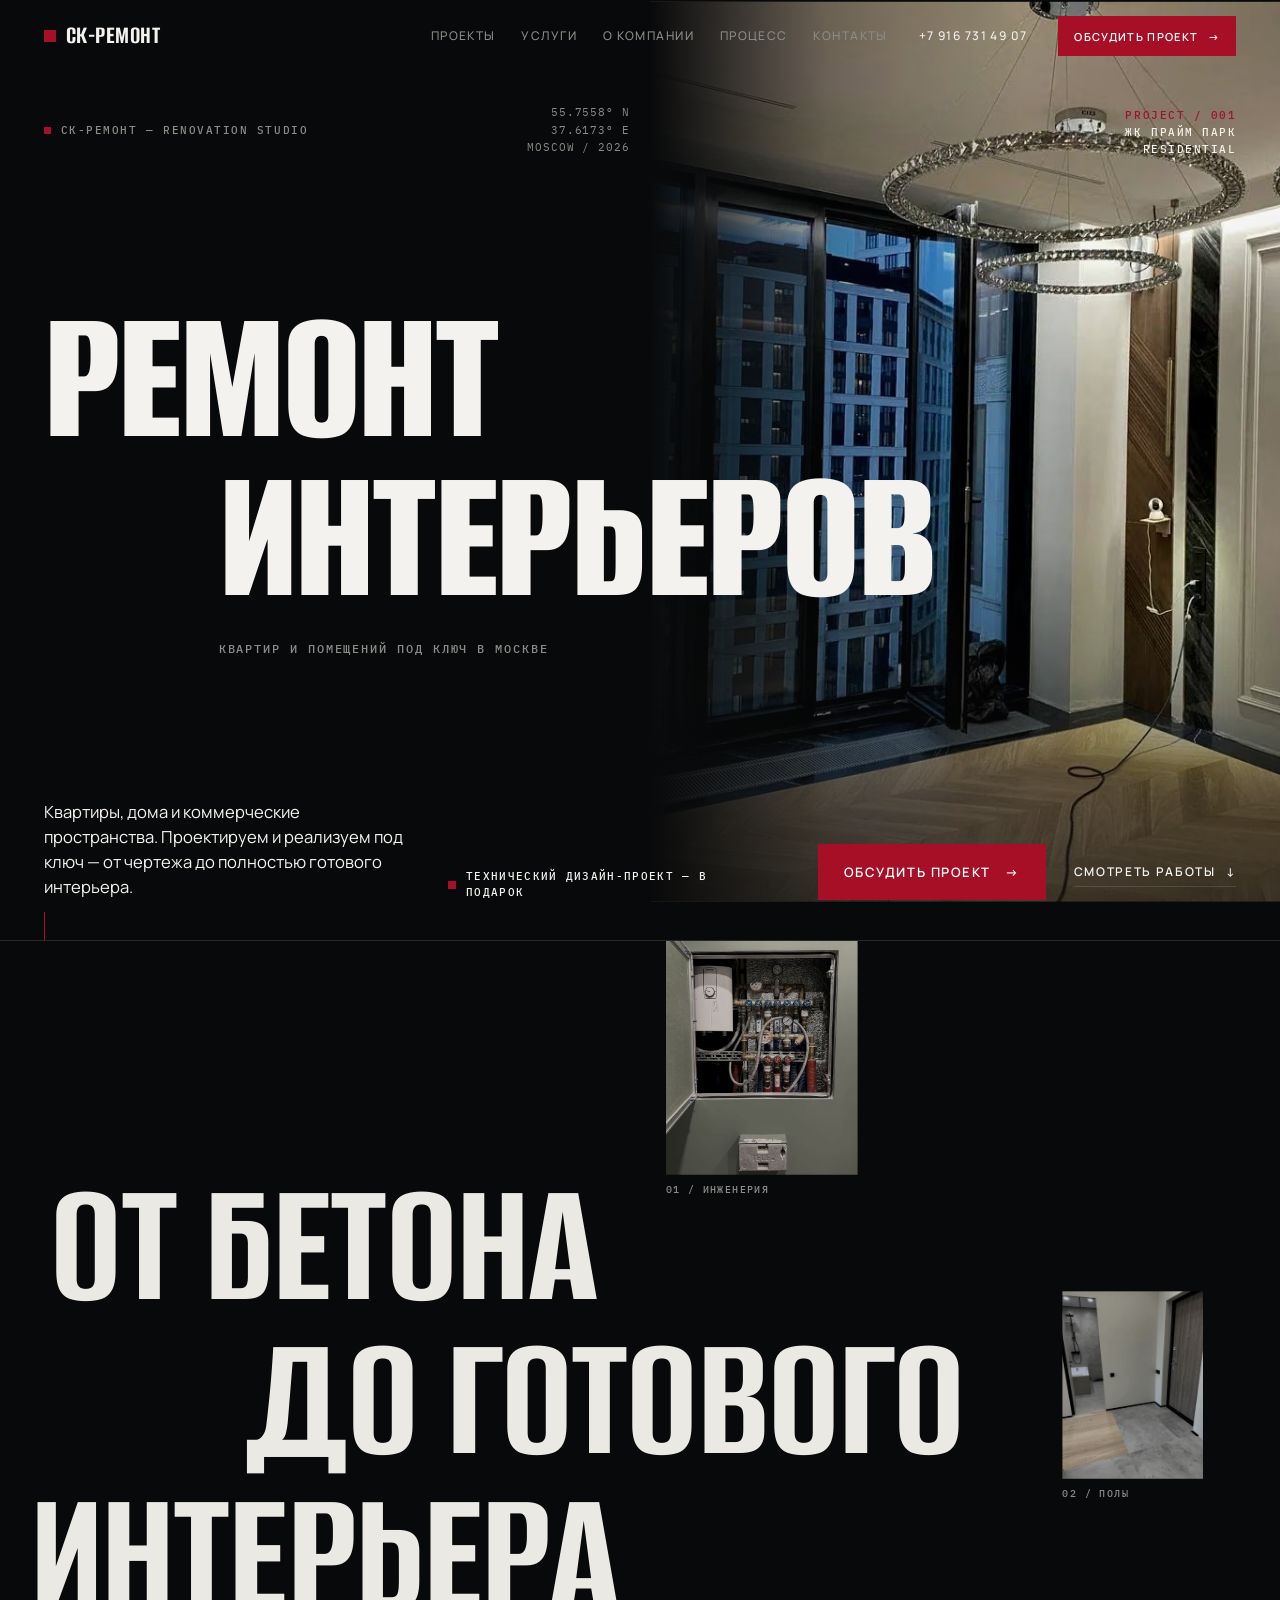
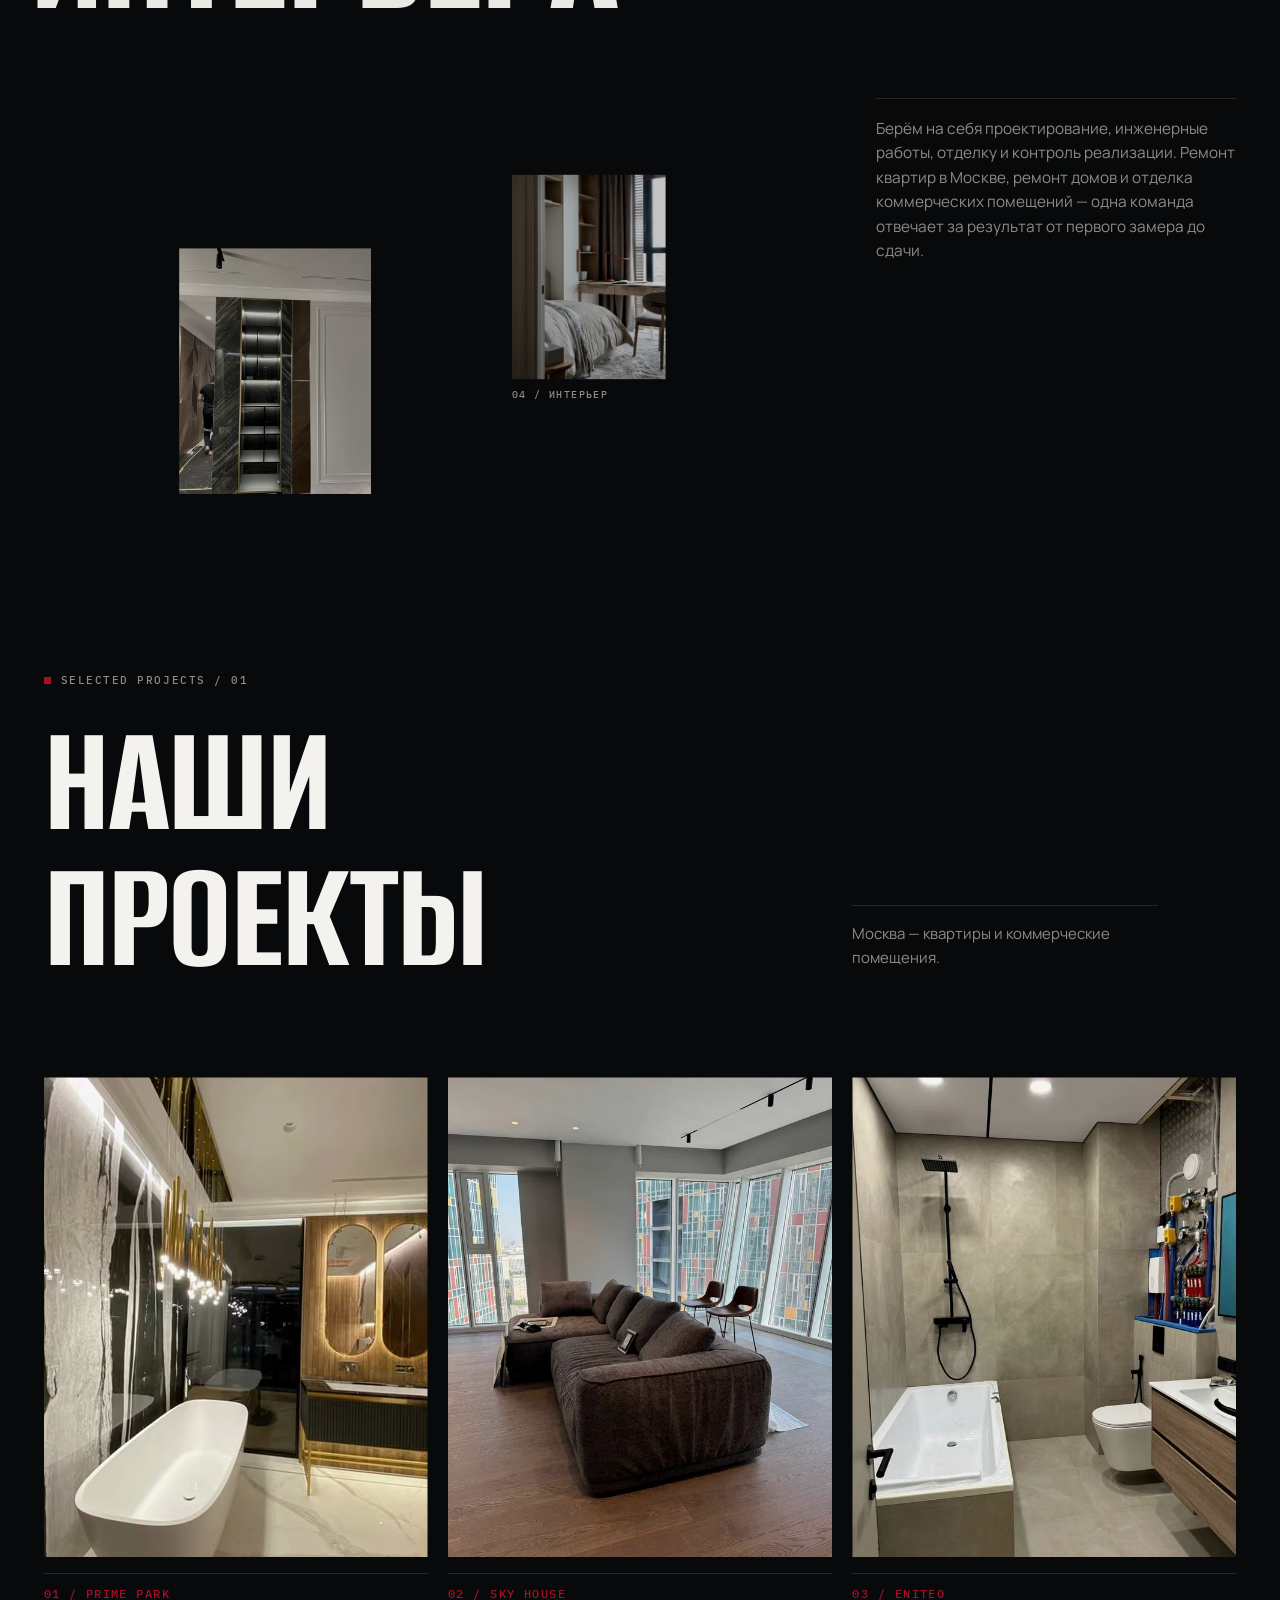
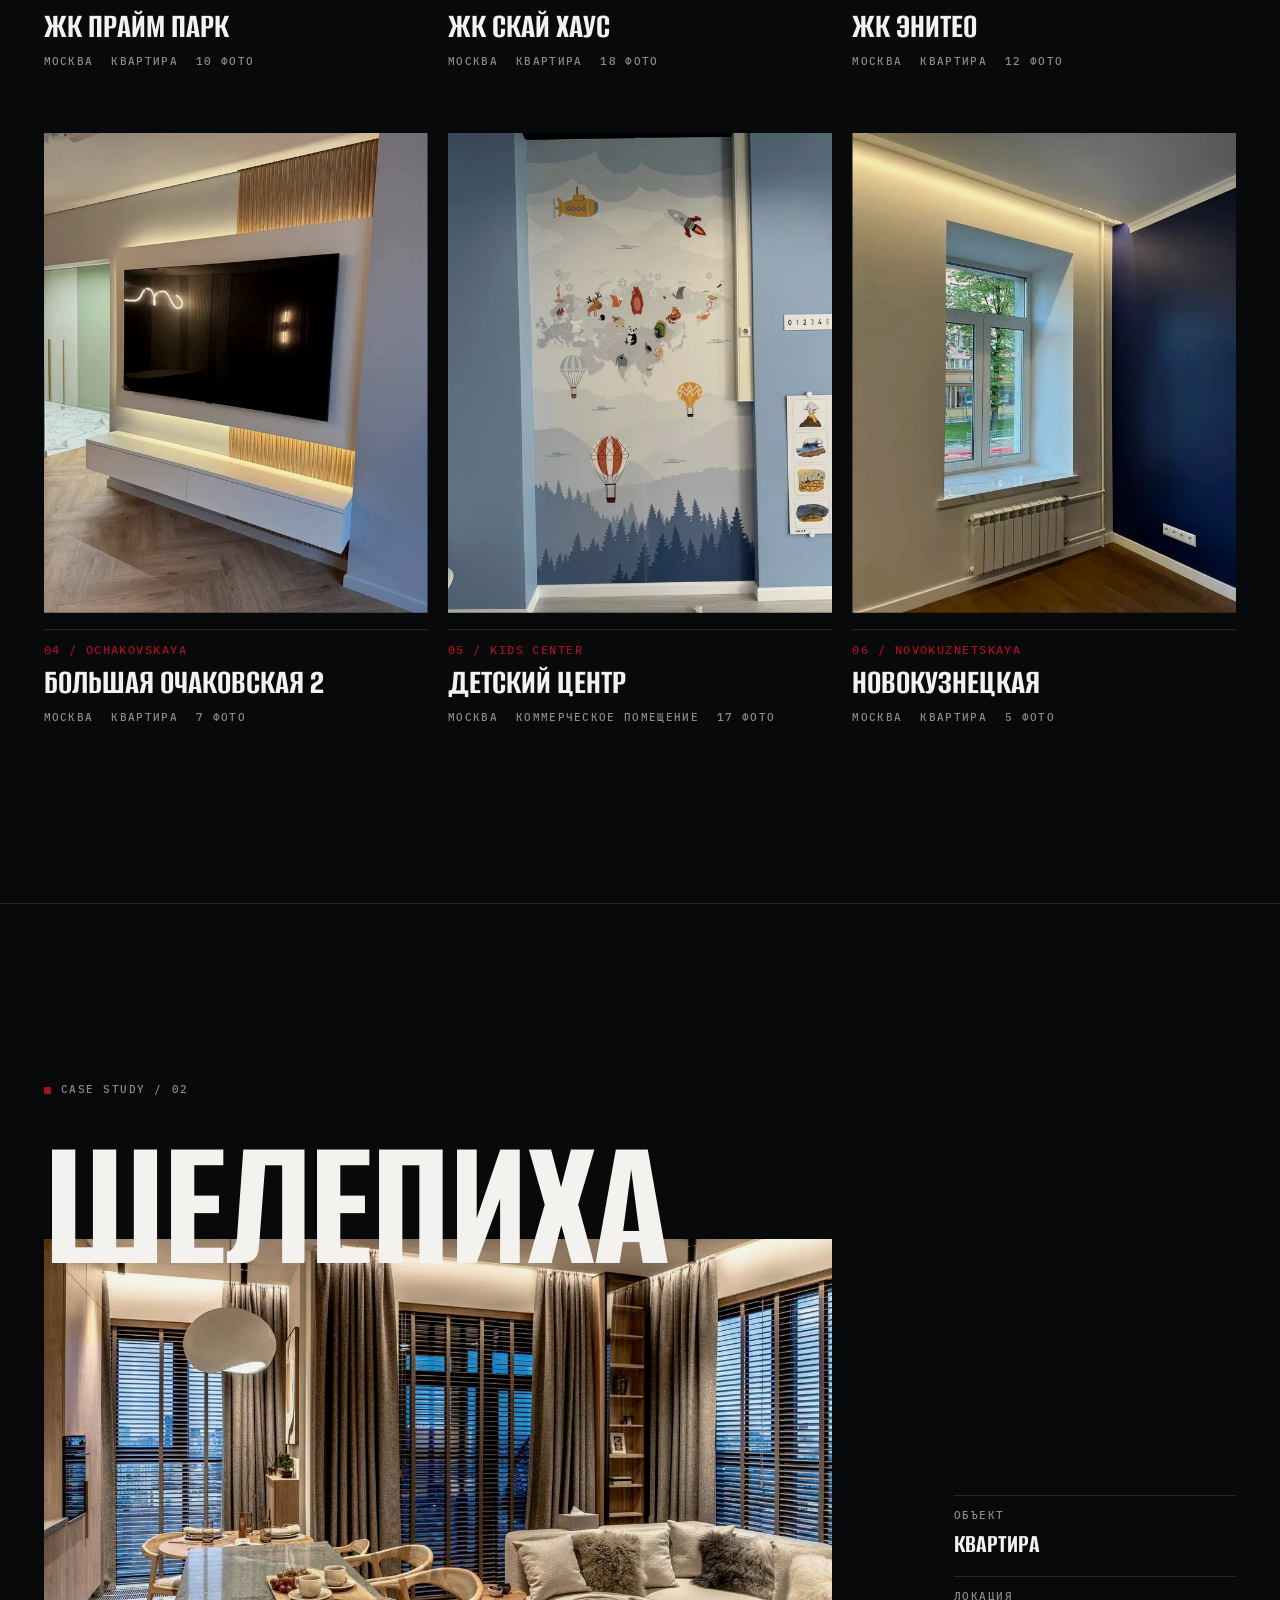
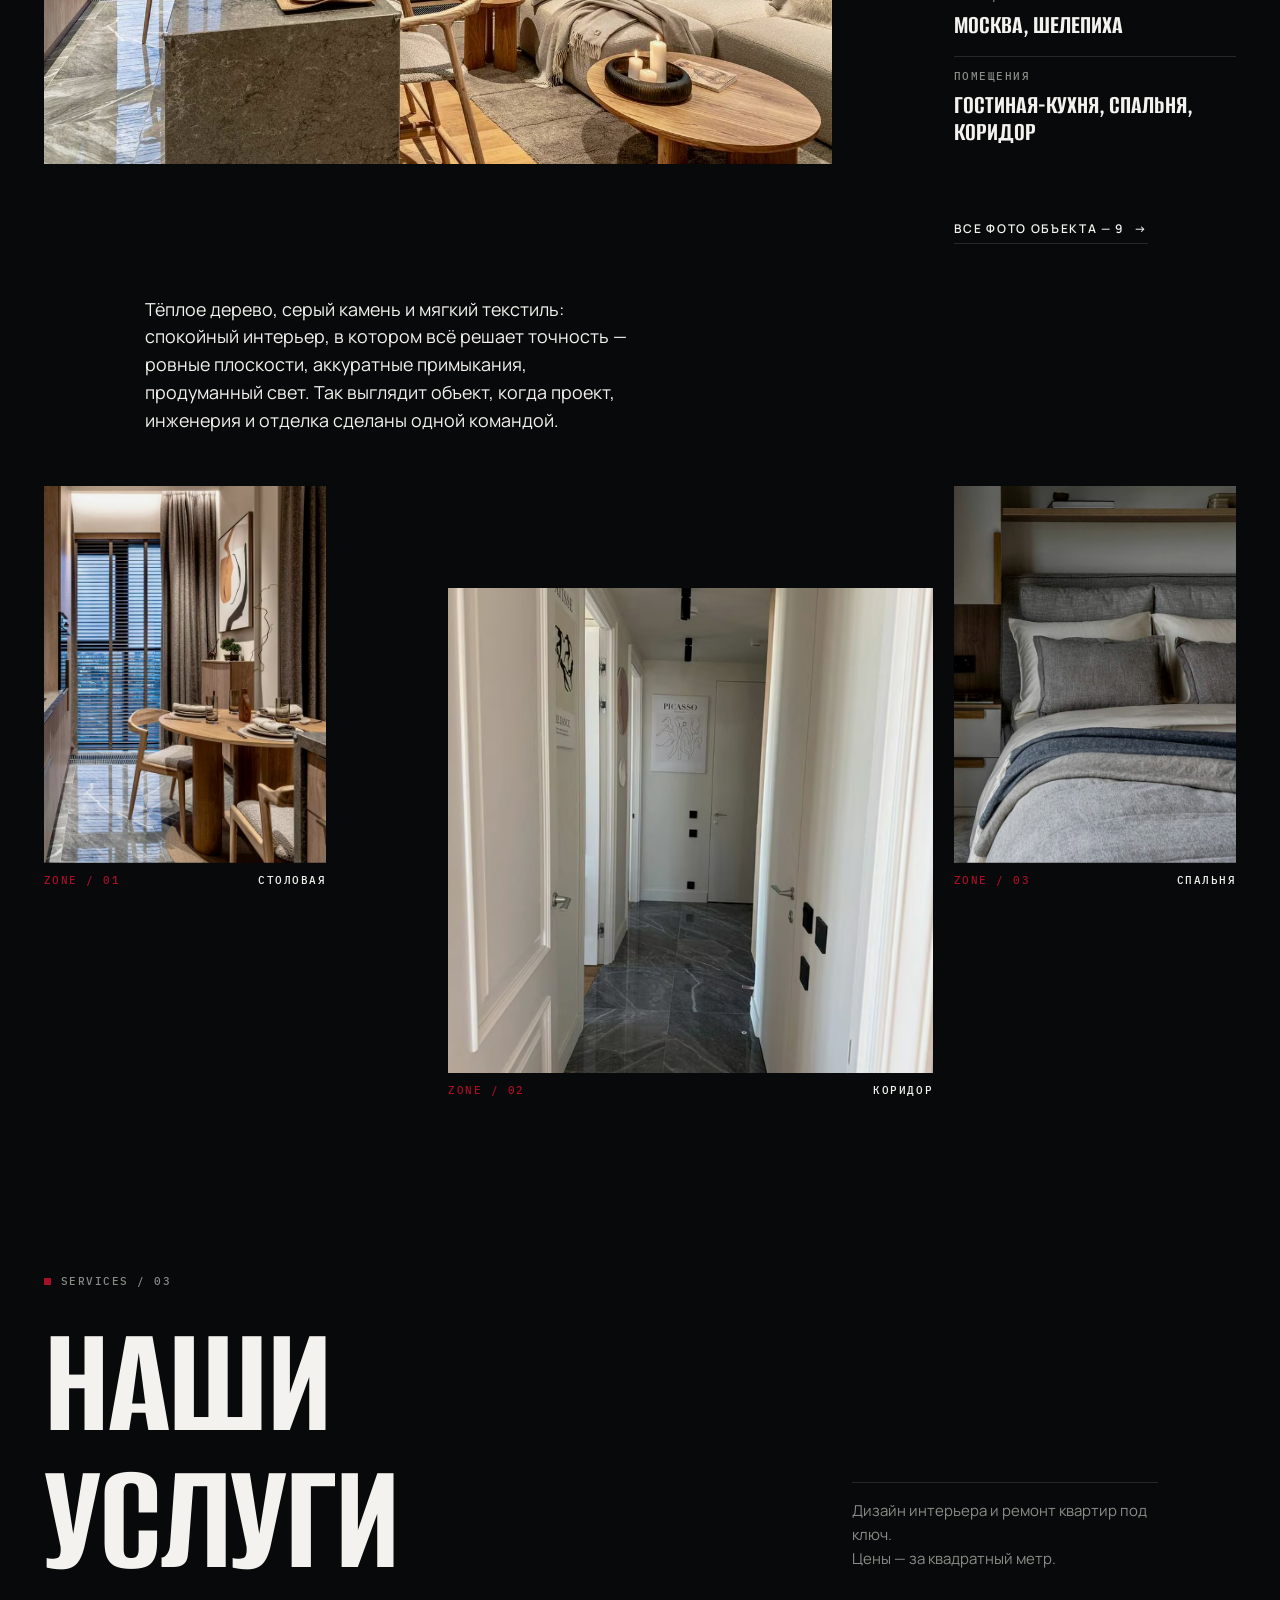
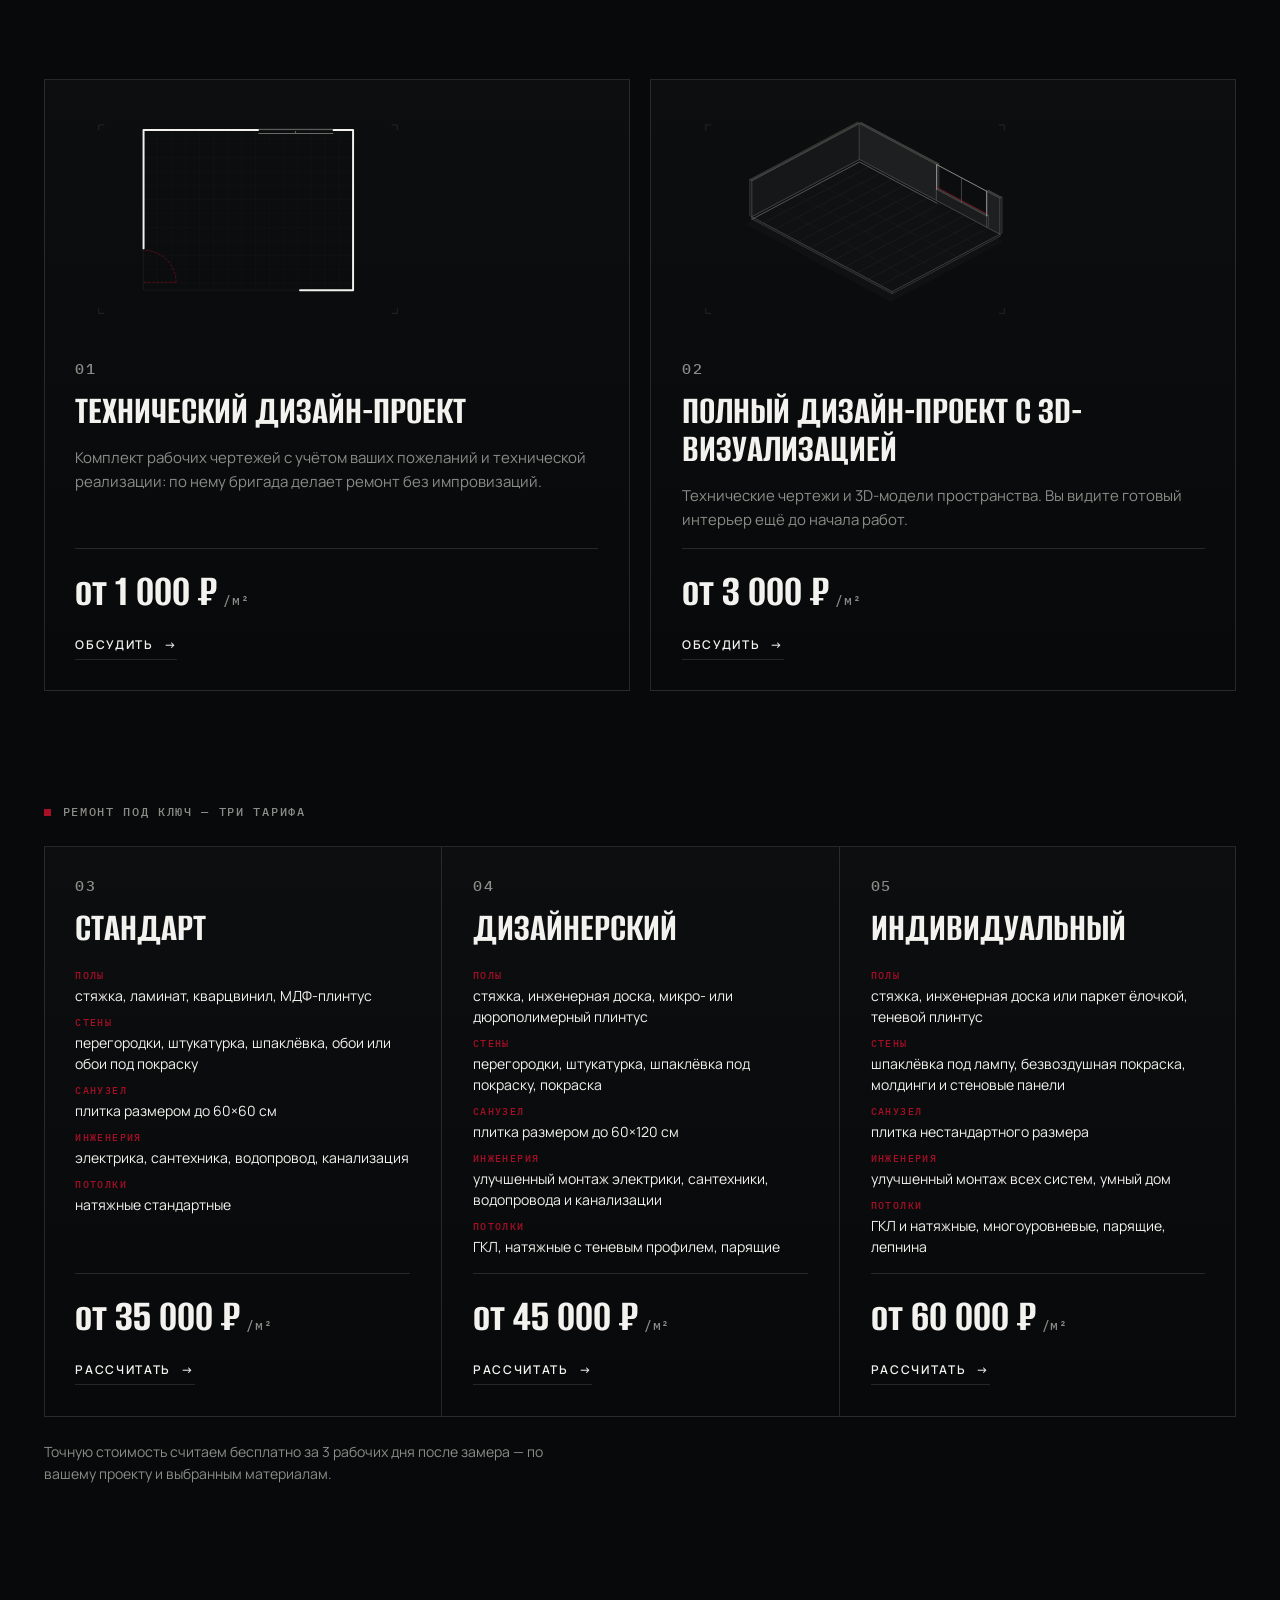
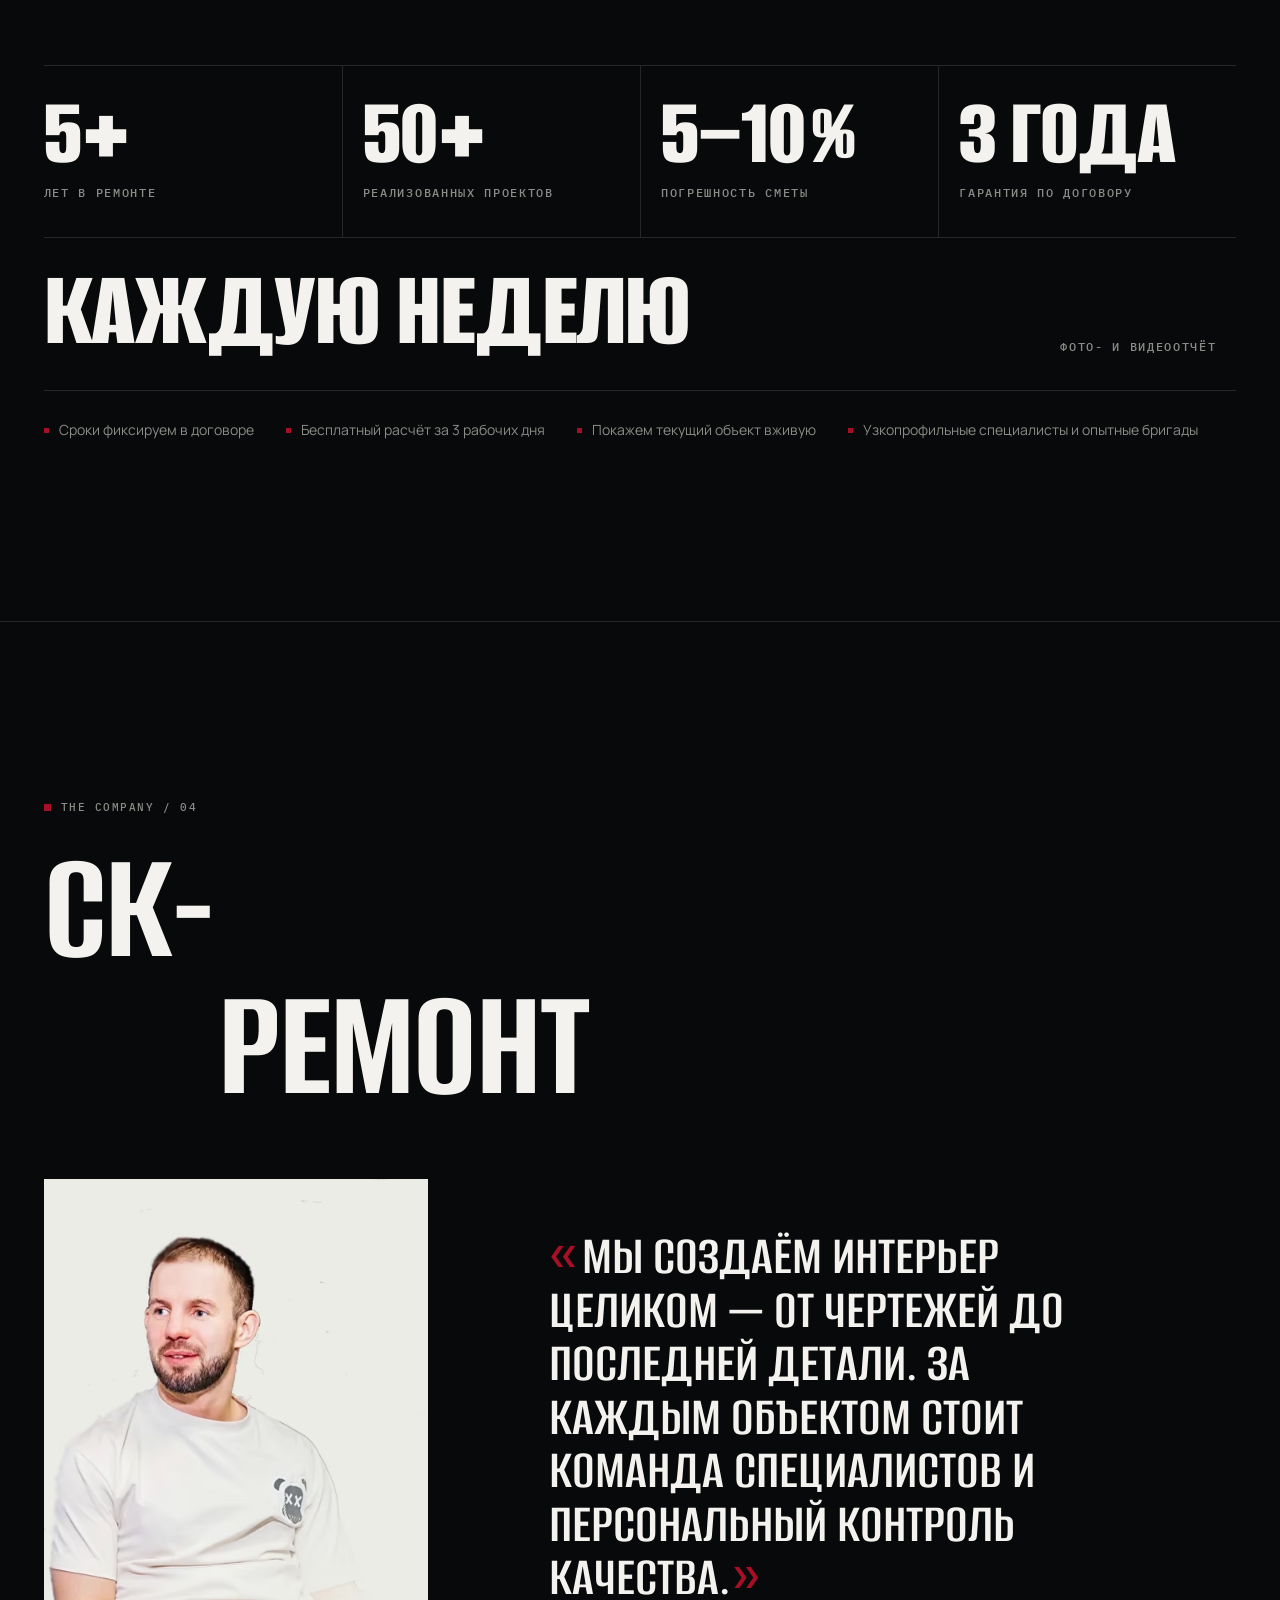
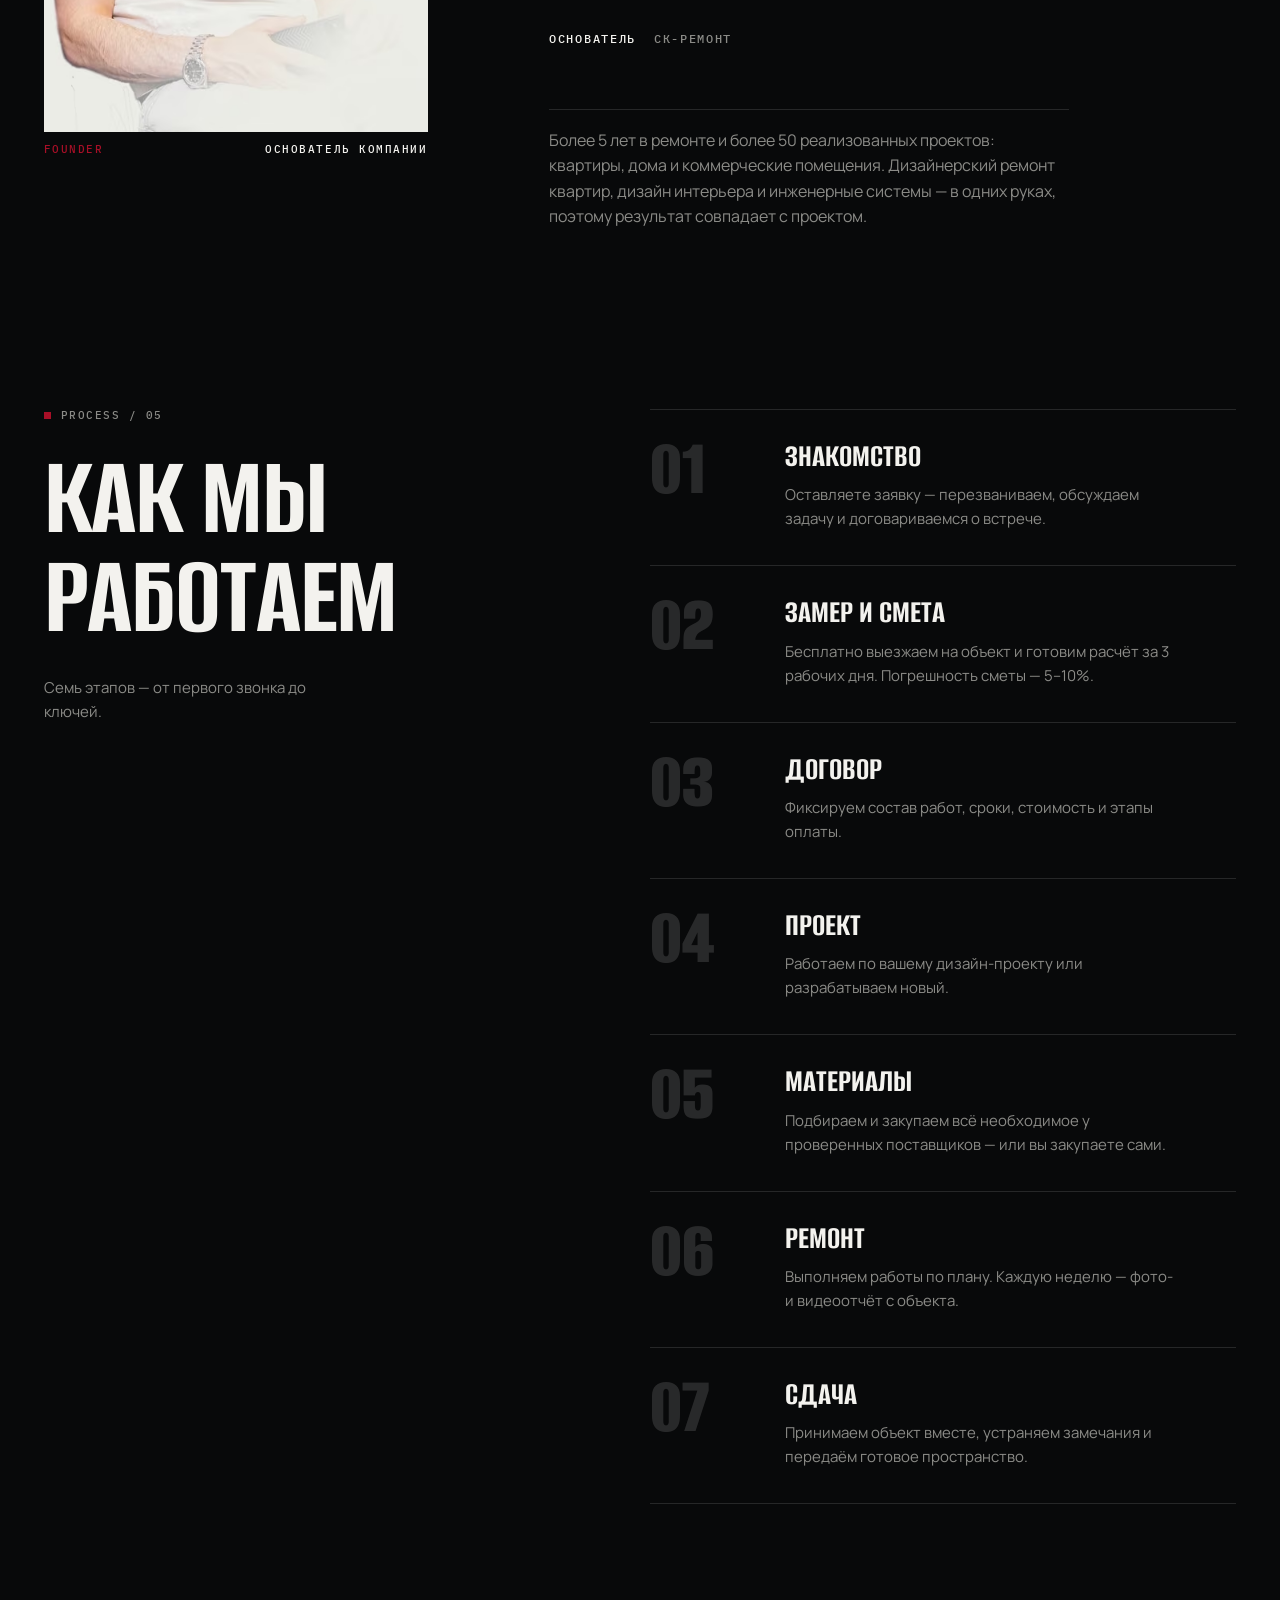
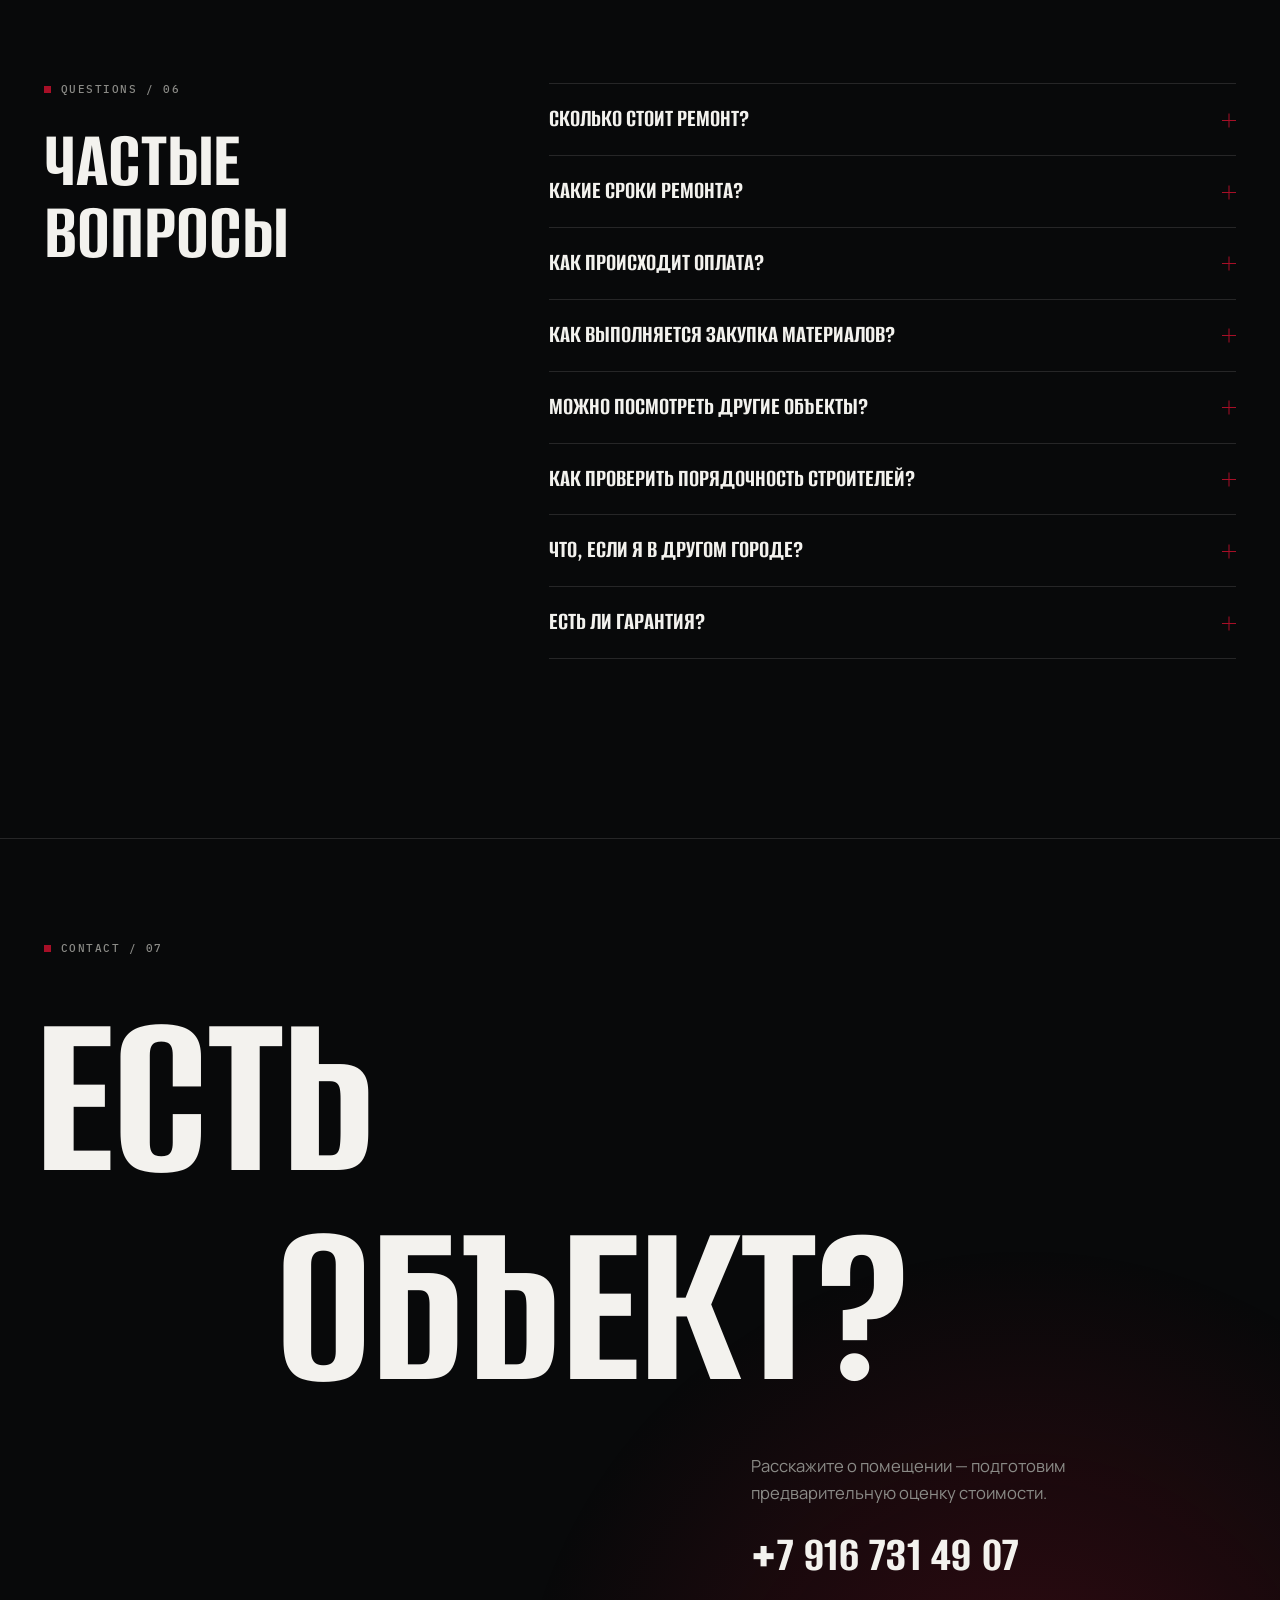
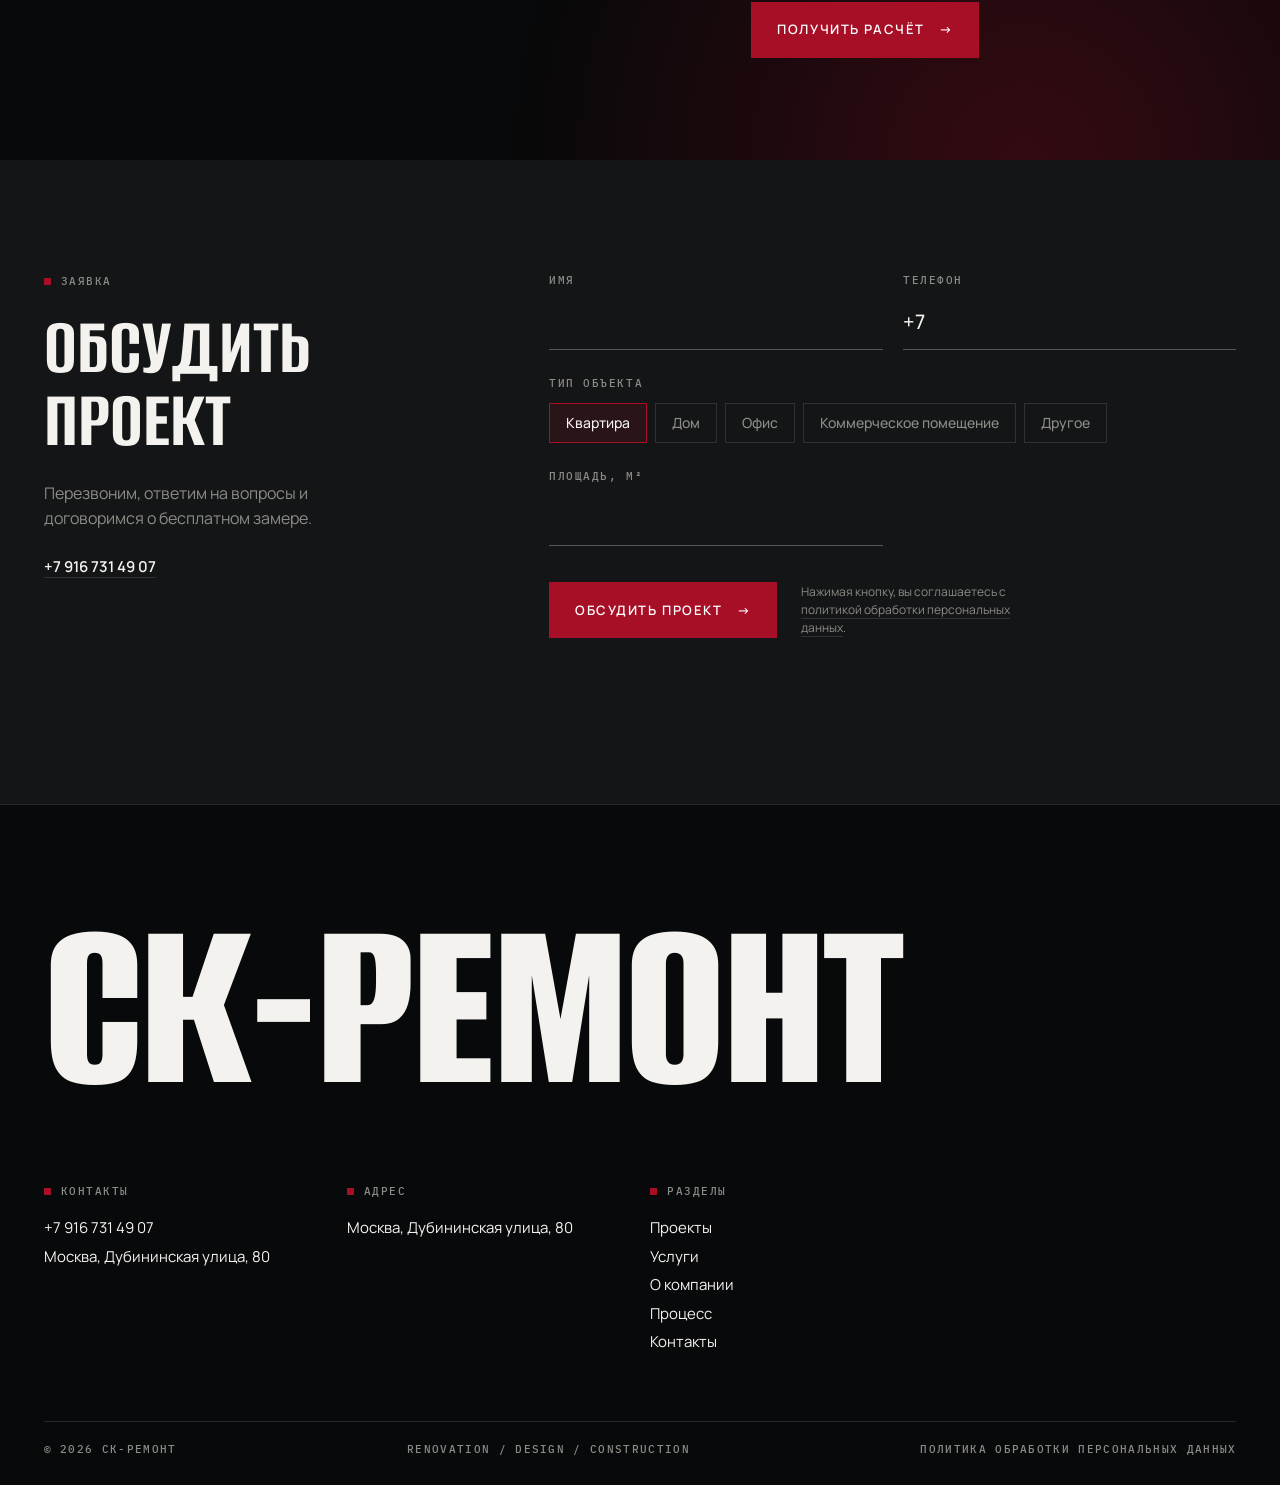
<file: index.html>
<!doctype html><html lang="ru" class="no-js"><head><meta charset="utf-8">
<meta name="viewport" content="width=device-width, initial-scale=1, viewport-fit=cover">
<title>Ремонт квартир, коммерческих помещений и офисов под ключ в Москве — СК-Ремонт</title><meta name="description" content="Ремонт квартир, домов и коммерческих помещений под ключ в Москве: дизайн-проект, инженерия, отделка и контроль. От 35 000 ₽/м², смета с погрешностью 5–10%, гарантия 3 года.">
<meta name="robots" content="noindex, nofollow"><meta name="yandex" content="noindex, nofollow"><link rel="canonical" href="https://xn----jtbnkfflfq.xn--p1ai/"><meta name="theme-color" content="#08090A">
<meta property="og:type" content="website"><meta property="og:locale" content="ru_RU"><meta property="og:site_name" content="СК-Ремонт"><meta property="og:title" content="Ремонт квартир, коммерческих помещений и офисов под ключ в Москве — СК-Ремонт"><meta property="og:description" content="Ремонт квартир, домов и коммерческих помещений под ключ в Москве: дизайн-проект, инженерия, отделка и контроль. От 35 000 ₽/м², смета с погрешностью 5–10%, гарантия 3 года."><meta property="og:image" content="assets/img/og.jpg"><meta name="twitter:card" content="summary_large_image">
<link rel="icon" href="assets/img/favicon.svg" type="image/svg+xml">
<link rel="preconnect" href="https://fonts.googleapis.com"><link rel="preconnect" href="https://fonts.gstatic.com" crossorigin>
<link rel="stylesheet" href="https://fonts.googleapis.com/css2?family=Alumni+Sans:wght@500;600;700;800&family=Manrope:wght@400;500;600&family=IBM+Plex+Mono:wght@400;500&display=swap">
<link rel="preload" as="image" type="image/avif" imagesrcset="assets/img/prime-spalnya-640.avif 640w, assets/img/prime-spalnya-1280.avif 1280w" imagesizes="(max-width: 760px) 100vw, 55vw">
<link rel="stylesheet" href="assets/css/site.css?v=0305ba5c">
<script type="application/ld+json">{"@context": "https://schema.org", "@graph": [{"@type": ["HomeAndConstructionBusiness", "GeneralContractor"], "@id": "https://xn----jtbnkfflfq.xn--p1ai/#org", "name": "СК-Ремонт", "url": "https://xn----jtbnkfflfq.xn--p1ai/", "image": "https://xn----jtbnkfflfq.xn--p1ai/assets/img/prime-spalnya-1280.webp", "telephone": "+79167314907", "priceRange": "от 35 000 ₽/м²", "address": {"@type": "PostalAddress", "streetAddress": "Дубининская улица, 80", "addressLocality": "Москва", "postalCode": "115093", "addressCountry": "RU"}, "areaServed": {"@type": "City", "name": "Москва"}, "hasOfferCatalog": {"@type": "OfferCatalog", "name": "Услуги и цены", "itemListElement": [{"@type": "Offer", "itemOffered": {"@type": "Service", "name": "Технический дизайн-проект"}, "priceSpecification": {"@type": "UnitPriceSpecification", "price": 1000, "priceCurrency": "RUB", "unitCode": "MTK", "unitText": "м²", "minPrice": 1000}}, {"@type": "Offer", "itemOffered": {"@type": "Service", "name": "Полный дизайн-проект с 3D-визуализацией"}, "priceSpecification": {"@type": "UnitPriceSpecification", "price": 3000, "priceCurrency": "RUB", "unitCode": "MTK", "unitText": "м²", "minPrice": 3000}}, {"@type": "Offer", "itemOffered": {"@type": "Service", "name": "Ремонт квартиры под ключ — тариф «Стандарт»"}, "priceSpecification": {"@type": "UnitPriceSpecification", "price": 35000, "priceCurrency": "RUB", "unitCode": "MTK", "unitText": "м²", "minPrice": 35000}}, {"@type": "Offer", "itemOffered": {"@type": "Service", "name": "Ремонт квартиры под ключ — тариф «Дизайнерский»"}, "priceSpecification": {"@type": "UnitPriceSpecification", "price": 45000, "priceCurrency": "RUB", "unitCode": "MTK", "unitText": "м²", "minPrice": 45000}}, {"@type": "Offer", "itemOffered": {"@type": "Service", "name": "Ремонт квартиры под ключ — тариф «Индивидуальный»"}, "priceSpecification": {"@type": "UnitPriceSpecification", "price": 60000, "priceCurrency": "RUB", "unitCode": "MTK", "unitText": "м²", "minPrice": 60000}}]}}, {"@type": "WebSite", "@id": "https://xn----jtbnkfflfq.xn--p1ai/#site", "url": "https://xn----jtbnkfflfq.xn--p1ai/", "name": "СК-Ремонт", "inLanguage": "ru", "publisher": {"@id": "https://xn----jtbnkfflfq.xn--p1ai/#org"}}, {"@type": "WebPage", "@id": "https://xn----jtbnkfflfq.xn--p1ai/#page", "url": "https://xn----jtbnkfflfq.xn--p1ai/", "name": "Ремонт квартир, коммерческих помещений и офисов под ключ в Москве — СК-Ремонт", "description": "Ремонт квартир, домов и коммерческих помещений под ключ в Москве: дизайн-проект, инженерия, отделка и контроль. От 35 000 ₽/м², смета с погрешностью 5–10%, гарантия 3 года.", "isPartOf": {"@id": "https://xn----jtbnkfflfq.xn--p1ai/#site"}, "about": {"@id": "https://xn----jtbnkfflfq.xn--p1ai/#org"}, "inLanguage": "ru"}, {"@type": "FAQPage", "@id": "https://xn----jtbnkfflfq.xn--p1ai/#faq", "mainEntity": [{"@type": "Question", "name": "Сколько стоит ремонт?", "acceptedAnswer": {"@type": "Answer", "text": "Стоимость ремонта под ключ зависит от сложности проекта и рассчитывается индивидуально. Минимальная стоимость — от 35 000 ₽ за квадратный метр по тарифу «Стандарт»."}}, {"@type": "Question", "name": "Какие сроки ремонта?", "acceptedAnswer": {"@type": "Answer", "text": "Сроки зависят от сложности работ и площади. Обычно — от двух месяцев до полугода. Точный срок фиксируется в договоре после замера."}}, {"@type": "Question", "name": "Как происходит оплата?", "acceptedAnswer": {"@type": "Answer", "text": "Оплата делится на этапы, каждый зафиксирован в договоре. Перед очередным этапом вносится предоплата — так вы прозрачно контролируете весь процесс."}}, {"@type": "Question", "name": "Как выполняется закупка материалов?", "acceptedAnswer": {"@type": "Answer", "text": "Можно закупать самостоятельно или доверить закупку нам. Мы работаем с проверенными поставщиками, наценка прозрачна и согласуется заранее. Перед покупкой вы утверждаете счёт, доставки фиксируются фотоотчётом."}}, {"@type": "Question", "name": "Можно посмотреть другие объекты?", "acceptedAnswer": {"@type": "Answer", "text": "Да. Позвоните — договоримся о встрече на одном из текущих объектов и покажем, как мы работаем."}}, {"@type": "Question", "name": "Как проверить порядочность строителей?", "acceptedAnswer": {"@type": "Answer", "text": "Мы работаем открыто: еженедельные отчёты, фото и видео с объекта. Готовы к любым проверкам, включая технадзор."}}, {"@type": "Question", "name": "Что, если я в другом городе?", "acceptedAnswer": {"@type": "Answer", "text": "Есть опыт работы с удалёнными клиентами: постоянная связь, фото и видео — вы всегда в курсе событий."}}, {"@type": "Question", "name": "Есть ли гарантия?", "acceptedAnswer": {"@type": "Answer", "text": "Да, 3 года с момента сдачи объекта. Если в этот период возникнут дефекты, бесплатно их устраним. Гарантийные обязательства прописаны в договоре."}}]}, {"@type": "ItemList", "@id": "https://xn----jtbnkfflfq.xn--p1ai/#projects", "name": "Наши проекты", "itemListElement": [{"@type": "ListItem", "position": 1, "item": {"@type": "CreativeWork", "name": "Ремонт: ЖК Прайм парк", "genre": "Квартира", "locationCreated": "Москва"}}, {"@type": "ListItem", "position": 2, "item": {"@type": "CreativeWork", "name": "Ремонт: ЖК Скай Хаус", "genre": "Квартира", "locationCreated": "Москва"}}, {"@type": "ListItem", "position": 3, "item": {"@type": "CreativeWork", "name": "Ремонт: ЖК Энитео", "genre": "Квартира", "locationCreated": "Москва"}}, {"@type": "ListItem", "position": 4, "item": {"@type": "CreativeWork", "name": "Ремонт: Шелепиха", "genre": "Квартира", "locationCreated": "Москва"}}, {"@type": "ListItem", "position": 5, "item": {"@type": "CreativeWork", "name": "Ремонт: Большая Очаковская 2", "genre": "Квартира", "locationCreated": "Москва"}}, {"@type": "ListItem", "position": 6, "item": {"@type": "CreativeWork", "name": "Ремонт: Детский центр", "genre": "Коммерческое помещение", "locationCreated": "Москва"}}, {"@type": "ListItem", "position": 7, "item": {"@type": "CreativeWork", "name": "Ремонт: Новокузнецкая", "genre": "Квартира", "locationCreated": "Москва"}}]}]}</script>
</head><body>
<a class="skip" href="#main">Перейти к содержимому</a>
<header class="hdr" id="hdr"><div class="hdr-in">
<a class="logo" href="#top" aria-label="СК-Ремонт — наверх"><i></i><b>СК-Ремонт</b></a>
<nav class="nav" aria-label="Разделы"><a href="#projects">Проекты</a><a href="#services">Услуги</a><a href="#about">О компании</a><a href="#process">Процесс</a><a href="#contacts">Контакты</a></nav>
<a class="hdr-tel" href="tel:+79167314907">+7 916 731 49 07</a>
<a class="btn btn-s mag" href="#form">Обсудить проект <span>→</span></a>
<button class="burger" type="button" aria-label="Меню" aria-expanded="false" aria-controls="menu"><i></i><i></i></button>
</div></header>
<div class="menu" id="menu" hidden><nav><a href="#projects"><em>01</em>Проекты</a><a href="#services"><em>02</em>Услуги</a><a href="#about"><em>03</em>О компании</a><a href="#process"><em>04</em>Процесс</a><a href="#contacts"><em>05</em>Контакты</a></nav><div class="menu-foot"><a href="tel:+79167314907">+7 916 731 49 07</a></div></div>
<main id="main">
<section class="hero" id="top">
<div class="hero-img" data-speed="0.12"><picture class="mask"><source type="image/avif" srcset="assets/img/prime-spalnya-640.avif 640w, assets/img/prime-spalnya-1280.avif 1280w" sizes="(max-width: 760px) 100vw, 55vw"><source type="image/webp" srcset="assets/img/prime-spalnya-640.webp 640w, assets/img/prime-spalnya-1280.webp 1280w" sizes="(max-width: 760px) 100vw, 55vw"><img src="assets/img/prime-spalnya-1280.webp" width="1280" height="960" alt="Спальня в ЖК Прайм парк после ремонта СК-Ремонт" fetchpriority="high"></picture><p class="cap"><span>PROJECT / 001</span><span>ЖК ПРАЙМ ПАРК</span><span>RESIDENTIAL</span></p></div>
<div class="hero-top"><p class="lbl"><i></i>СК-Ремонт — renovation studio</p><p class="coord">55.7558° N<br>37.6173° E<br>MOSCOW / 2026</p></div>
<h1 class="hero-h"><span class="big"><span class="ln"><span>Ремонт</span></span><span class="ln"><span>интерьеров</span></span></span><span class="sub">квартир и помещений под ключ в Москве</span></h1>
<div class="hero-foot">
<p class="hero-txt">Квартиры, дома и коммерческие пространства. Проектируем и реализуем под ключ — от чертежа до полностью готового интерьера.</p>
<p class="gift"><i></i>Технический дизайн-проект — в подарок</p>
<div class="hero-act"><a class="btn mag" href="#form">Обсудить проект <span>→</span></a><a class="lnk" href="#projects">Смотреть работы <span>↓</span></a></div>
</div><div class="scroll-line" aria-hidden="true"><i></i></div></section>
<section class="stmt" aria-labelledby="stmt-h">
<figure class="stmt-pic s1" data-speed="0.18"><picture class="mask"><source type="image/avif" srcset="assets/img/sky-kollektor-640.avif 640w, assets/img/sky-kollektor-1280.avif 960w" sizes="20vw"><source type="image/webp" srcset="assets/img/sky-kollektor-640.webp 640w, assets/img/sky-kollektor-1280.webp 960w" sizes="20vw"><img src="assets/img/sky-kollektor-1280.webp" width="960" height="1280" alt="Этап ремонта: инженерия" loading="lazy" decoding="async"></picture><figcaption>01 / Инженерия</figcaption></figure>
<figure class="stmt-pic s2" data-speed="-0.1"><picture class="mask"><source type="image/avif" srcset="assets/img/eni-pol-640.avif 640w, assets/img/eni-pol-1280.avif 960w" sizes="20vw"><source type="image/webp" srcset="assets/img/eni-pol-640.webp 640w, assets/img/eni-pol-1280.webp 960w" sizes="20vw"><img src="assets/img/eni-pol-1280.webp" width="960" height="1280" alt="Этап ремонта: полы" loading="lazy" decoding="async"></picture><figcaption>02 / Полы</figcaption></figure>
<figure class="stmt-pic s3" data-speed="0.24"><picture class="mask"><source type="image/avif" srcset="assets/img/prime-shkaf-640.avif 640w, assets/img/prime-shkaf-1280.avif 960w" sizes="20vw"><source type="image/webp" srcset="assets/img/prime-shkaf-640.webp 640w, assets/img/prime-shkaf-1280.webp 960w" sizes="20vw"><img src="assets/img/prime-shkaf-1280.webp" width="960" height="1280" alt="Этап ремонта: отделка" loading="lazy" decoding="async"></picture><figcaption>03 / Отделка</figcaption></figure>
<figure class="stmt-pic s4" data-speed="-0.16"><picture class="mask"><source type="image/avif" srcset="assets/img/shel-spalnya-2-640.avif 640w, assets/img/shel-spalnya-2-1280.avif 852w" sizes="20vw"><source type="image/webp" srcset="assets/img/shel-spalnya-2-640.webp 640w, assets/img/shel-spalnya-2-1280.webp 852w" sizes="20vw"><img src="assets/img/shel-spalnya-2-1280.webp" width="852" height="1280" alt="Этап ремонта: интерьер" loading="lazy" decoding="async"></picture><figcaption>04 / Интерьер</figcaption></figure>
<h2 class="giant" id="stmt-h"><span class="ln" data-drift="-1"><span>От бетона</span></span><span class="ln ind" data-drift="1"><span>до готового</span></span><span class="ln" data-drift="-1"><span>интерьера</span></span></h2>
<p class="stmt-txt rv">Берём на себя проектирование, инженерные работы, отделку и контроль реализации. Ремонт квартир в Москве, ремонт домов и отделка коммерческих помещений — одна команда отвечает за результат от первого замера до сдачи.</p>
</section>
<section class="sec prj" id="projects" aria-labelledby="prj-h">
<div class="sec-head"><p class="lbl"><i></i>Selected projects / 01</p><h2 class="giant" id="prj-h"><span class="ln"><span>Наши</span></span><span class="ln"><span>проекты</span></span></h2><p class="sec-note rv">Москва — квартиры и коммерческие помещения.</p></div>
<div class="prj-grid">
<article class="card rv" data-view>
<a class="card-open" href="#obekt-prime-park" aria-label="Открыть объект ЖК Прайм парк: 10 фото"><picture class="mask"><source type="image/avif" srcset="assets/img/prime-vannaya-640.avif 640w, assets/img/prime-vannaya-1280.avif 1280w" sizes="(max-width: 760px) 100vw, 50vw"><source type="image/webp" srcset="assets/img/prime-vannaya-640.webp 640w, assets/img/prime-vannaya-1280.webp 1280w" sizes="(max-width: 760px) 100vw, 50vw"><img src="assets/img/prime-vannaya-1280.webp" width="1280" height="960" alt="Ремонт: ЖК Прайм парк" loading="lazy" decoding="async"></picture><i class="dot"></i></a>
<div class="card-meta"><p class="num">01 / PRIME PARK</p><h3><a href="#obekt-prime-park">ЖК Прайм парк</a></h3><ul><li>Москва</li><li>Квартира</li><li>10 фото</li></ul></div></article>
<article class="card rv" data-view>
<a class="card-open" href="#obekt-sky-house" aria-label="Открыть объект ЖК Скай Хаус: 18 фото"><picture class="mask"><source type="image/avif" srcset="assets/img/sky-gostinaya-640.avif 640w, assets/img/sky-gostinaya-1280.avif 960w" sizes="(max-width: 760px) 100vw, 50vw"><source type="image/webp" srcset="assets/img/sky-gostinaya-640.webp 640w, assets/img/sky-gostinaya-1280.webp 960w" sizes="(max-width: 760px) 100vw, 50vw"><img src="assets/img/sky-gostinaya-1280.webp" width="960" height="1280" alt="Ремонт: ЖК Скай Хаус" loading="lazy" decoding="async"></picture><i class="dot"></i></a>
<div class="card-meta"><p class="num">02 / SKY HOUSE</p><h3><a href="#obekt-sky-house">ЖК Скай Хаус</a></h3><ul><li>Москва</li><li>Квартира</li><li>18 фото</li></ul></div></article>
<article class="card rv" data-view>
<a class="card-open" href="#obekt-eniteo" aria-label="Открыть объект ЖК Энитео: 12 фото"><picture class="mask"><source type="image/avif" srcset="assets/img/eni-vannaya-640.avif 640w, assets/img/eni-vannaya-1280.avif 960w" sizes="(max-width: 760px) 100vw, 50vw"><source type="image/webp" srcset="assets/img/eni-vannaya-640.webp 640w, assets/img/eni-vannaya-1280.webp 960w" sizes="(max-width: 760px) 100vw, 50vw"><img src="assets/img/eni-vannaya-1280.webp" width="960" height="1280" alt="Ремонт: ЖК Энитео" loading="lazy" decoding="async"></picture><i class="dot"></i></a>
<div class="card-meta"><p class="num">03 / ENITEO</p><h3><a href="#obekt-eniteo">ЖК Энитео</a></h3><ul><li>Москва</li><li>Квартира</li><li>12 фото</li></ul></div></article>
<article class="card rv" data-view>
<a class="card-open" href="#obekt-ochakovskaya" aria-label="Открыть объект Большая Очаковская 2: 7 фото"><picture class="mask"><source type="image/avif" srcset="assets/img/ochak-tv-640.avif 640w, assets/img/ochak-tv-1280.avif 960w" sizes="(max-width: 760px) 100vw, 50vw"><source type="image/webp" srcset="assets/img/ochak-tv-640.webp 640w, assets/img/ochak-tv-1280.webp 960w" sizes="(max-width: 760px) 100vw, 50vw"><img src="assets/img/ochak-tv-1280.webp" width="960" height="1280" alt="Ремонт: Большая Очаковская 2" loading="lazy" decoding="async"></picture><i class="dot"></i></a>
<div class="card-meta"><p class="num">04 / OCHAKOVSKAYA</p><h3><a href="#obekt-ochakovskaya">Большая Очаковская 2</a></h3><ul><li>Москва</li><li>Квартира</li><li>7 фото</li></ul></div></article>
<article class="card rv" data-view>
<a class="card-open" href="#obekt-detsky-centr" aria-label="Открыть объект Детский центр: 17 фото"><picture class="mask"><source type="image/avif" srcset="assets/img/detsky-karta-640.avif 640w, assets/img/detsky-karta-1280.avif 960w" sizes="(max-width: 760px) 100vw, 50vw"><source type="image/webp" srcset="assets/img/detsky-karta-640.webp 640w, assets/img/detsky-karta-1280.webp 960w" sizes="(max-width: 760px) 100vw, 50vw"><img src="assets/img/detsky-karta-1280.webp" width="960" height="1280" alt="Ремонт: Детский центр" loading="lazy" decoding="async"></picture><i class="dot"></i></a>
<div class="card-meta"><p class="num">05 / KIDS CENTER</p><h3><a href="#obekt-detsky-centr">Детский центр</a></h3><ul><li>Москва</li><li>Коммерческое помещение</li><li>17 фото</li></ul></div></article>
<article class="card rv" data-view>
<a class="card-open" href="#obekt-novokuznetskaya" aria-label="Открыть объект Новокузнецкая: 5 фото"><picture class="mask"><source type="image/avif" srcset="assets/img/novok-komnata-640.avif 640w, assets/img/novok-komnata-1280.avif 960w" sizes="(max-width: 760px) 100vw, 50vw"><source type="image/webp" srcset="assets/img/novok-komnata-640.webp 640w, assets/img/novok-komnata-1280.webp 960w" sizes="(max-width: 760px) 100vw, 50vw"><img src="assets/img/novok-komnata-1280.webp" width="960" height="1280" alt="Ремонт: Новокузнецкая" loading="lazy" decoding="async"></picture><i class="dot"></i></a>
<div class="card-meta"><p class="num">06 / NOVOKUZNETSKAYA</p><h3><a href="#obekt-novokuznetskaya">Новокузнецкая</a></h3><ul><li>Москва</li><li>Квартира</li><li>5 фото</li></ul></div></article>
</div></section>
<section class="sec case" aria-labelledby="case-h">
<div class="case-head"><p class="lbl"><i></i>Case study / 02</p><h2 class="giant" id="case-h"><span class="ln"><span>Шелепиха</span></span></h2></div>
<figure class="case-main" data-view><a class="card-open" href="#obekt-shelepiha" aria-label="Все фото объекта Шелепиха"><picture class="mask"><source type="image/avif" srcset="assets/img/shel-gostinaya-640.avif 640w, assets/img/shel-gostinaya-1280.avif 1280w" sizes="(max-width: 760px) 100vw, 66vw"><source type="image/webp" srcset="assets/img/shel-gostinaya-640.webp 640w, assets/img/shel-gostinaya-1280.webp 1280w" sizes="(max-width: 760px) 100vw, 66vw"><img src="assets/img/shel-gostinaya-1280.webp" width="1280" height="852" alt="Гостиная-кухня в квартире на Шелепихе" loading="lazy" decoding="async"></picture></a></figure>
<dl class="case-spec rv"><div><dt>Объект</dt><dd>Квартира</dd></div><div><dt>Локация</dt><dd>Москва, Шелепиха</dd></div><div><dt>Помещения</dt><dd>Гостиная-кухня, спальня, коридор</dd></div></dl>
<p class="case-row-link rv"><a class="lnk" href="#obekt-shelepiha">Все фото объекта — 9 <span>→</span></a></p>
<p class="case-txt rv">Тёплое дерево, серый камень и мягкий текстиль: спокойный интерьер, в котором всё решает точность — ровные плоскости, аккуратные примыкания, продуманный свет. Так выглядит объект, когда проект, инженерия и отделка сделаны одной командой.</p>
<div class="case-row">
<figure class="rv"><picture class="mask"><source type="image/avif" srcset="assets/img/shel-stolovaya-640.avif 640w, assets/img/shel-stolovaya-1280.avif 852w" sizes="(max-width: 760px) 100vw, 33vw"><source type="image/webp" srcset="assets/img/shel-stolovaya-640.webp 640w, assets/img/shel-stolovaya-1280.webp 852w" sizes="(max-width: 760px) 100vw, 33vw"><img src="assets/img/shel-stolovaya-1280.webp" width="852" height="1280" alt="Шелепиха — столовая" loading="lazy" decoding="async"></picture><figcaption><span>ZONE / 01</span>Столовая</figcaption></figure>
<figure class="rv"><picture class="mask"><source type="image/avif" srcset="assets/img/shel-koridor-640.avif 640w, assets/img/shel-koridor-1280.avif 1280w" sizes="(max-width: 760px) 100vw, 33vw"><source type="image/webp" srcset="assets/img/shel-koridor-640.webp 640w, assets/img/shel-koridor-1280.webp 1280w" sizes="(max-width: 760px) 100vw, 33vw"><img src="assets/img/shel-koridor-1280.webp" width="1280" height="1280" alt="Шелепиха — коридор" loading="lazy" decoding="async"></picture><figcaption><span>ZONE / 02</span>Коридор</figcaption></figure>
<figure class="rv"><picture class="mask"><source type="image/avif" srcset="assets/img/shel-spalnya-640.avif 640w, assets/img/shel-spalnya-1280.avif 852w" sizes="(max-width: 760px) 100vw, 33vw"><source type="image/webp" srcset="assets/img/shel-spalnya-640.webp 640w, assets/img/shel-spalnya-1280.webp 852w" sizes="(max-width: 760px) 100vw, 33vw"><img src="assets/img/shel-spalnya-1280.webp" width="852" height="1280" alt="Шелепиха — спальня" loading="lazy" decoding="async"></picture><figcaption><span>ZONE / 03</span>Спальня</figcaption></figure>
</div></section>
<section class="sec svc" id="services" aria-labelledby="svc-h">
<div class="sec-head"><p class="lbl"><i></i>Services / 03</p><h2 class="giant" id="svc-h"><span class="ln"><span>Наши</span></span><span class="ln"><span>услуги</span></span></h2><p class="sec-note rv">Дизайн интерьера и ремонт квартир под ключ.<br>Цены — за квадратный метр.</p></div>
<div class="svc-design">
<article class="box rv"><div class="art sk-service-art" aria-hidden="true"><img src="assets/img/technical-plan.svg" width="540" height="360" alt="" loading="lazy" decoding="async"></div><p class="num">01</p><h3>Технический дизайн-проект</h3><p>Комплект рабочих чертежей с учётом ваших пожеланий и технической реализации: по нему бригада делает ремонт без импровизаций.</p><p class="price">от 1 000 ₽<small>/м²</small></p><a class="lnk" href="#form" data-type="Технический дизайн-проект">Обсудить <span>→</span></a></article>
<article class="box rv"><div class="art sk-service-art" aria-hidden="true"><img src="assets/img/interior-3d.svg" width="540" height="360" alt="" loading="lazy" decoding="async"></div><p class="num">02</p><h3>Полный дизайн-проект с 3D-визуализацией</h3><p>Технические чертежи и 3D-модели пространства. Вы видите готовый интерьер ещё до начала работ.</p><p class="price">от 3 000 ₽<small>/м²</small></p><a class="lnk" href="#form" data-type="Полный дизайн-проект с 3D-визуализацией">Обсудить <span>→</span></a></article>
</div>
<h3 class="svc-sub rv"><i></i>Ремонт под ключ — три тарифа</h3><div class="svc-tariffs">
<article class="box tariff rv"><p class="num">03</p><h3>Стандарт</h3><dl><div><dt>Полы</dt><dd>стяжка, ламинат, кварцвинил, МДФ-плинтус</dd></div><div><dt>Стены</dt><dd>перегородки, штукатурка, шпаклёвка, обои или обои под покраску</dd></div><div><dt>Санузел</dt><dd>плитка размером до 60×60 см</dd></div><div><dt>Инженерия</dt><dd>электрика, сантехника, водопровод, канализация</dd></div><div><dt>Потолки</dt><dd>натяжные стандартные</dd></div></dl><p class="price">от 35 000 ₽<small>/м²</small></p><a class="lnk" href="#form">Рассчитать <span>→</span></a></article>
<article class="box tariff rv"><p class="num">04</p><h3>Дизайнерский</h3><dl><div><dt>Полы</dt><dd>стяжка, инженерная доска, микро- или дюрополимерный плинтус</dd></div><div><dt>Стены</dt><dd>перегородки, штукатурка, шпаклёвка под покраску, покраска</dd></div><div><dt>Санузел</dt><dd>плитка размером до 60×120 см</dd></div><div><dt>Инженерия</dt><dd>улучшенный монтаж электрики, сантехники, водопровода и канализации</dd></div><div><dt>Потолки</dt><dd>ГКЛ, натяжные с теневым профилем, парящие</dd></div></dl><p class="price">от 45 000 ₽<small>/м²</small></p><a class="lnk" href="#form">Рассчитать <span>→</span></a></article>
<article class="box tariff rv"><p class="num">05</p><h3>Индивидуальный</h3><dl><div><dt>Полы</dt><dd>стяжка, инженерная доска или паркет ёлочкой, теневой плинтус</dd></div><div><dt>Стены</dt><dd>шпаклёвка под лампу, безвоздушная покраска, молдинги и стеновые панели</dd></div><div><dt>Санузел</dt><dd>плитка нестандартного размера</dd></div><div><dt>Инженерия</dt><dd>улучшенный монтаж всех систем, умный дом</dd></div><div><dt>Потолки</dt><dd>ГКЛ и натяжные, многоуровневые, парящие, лепнина</dd></div></dl><p class="price">от 60 000 ₽<small>/м²</small></p><a class="lnk" href="#form">Рассчитать <span>→</span></a></article>
</div><p class="svc-foot rv">Точную стоимость считаем бесплатно за 3 рабочих дня после замера — по вашему проекту и выбранным материалам.</p></section>
<section class="sec nums" aria-label="Цифры">
<ul class="nums-list"><li class="rv"><b data-count>5+</b><span>лет в ремонте</span></li><li class="rv"><b data-count>50+</b><span>реализованных проектов</span></li><li class="rv"><b data-count>5–10%</b><span>погрешность сметы</span></li><li class="rv"><b data-count>3 года</b><span>гарантия по договору</span></li><li class="rv wide"><b data-count>Каждую неделю</b><span>фото- и видеоотчёт</span></li></ul>
<ul class="nums-facts rv"><li>Сроки фиксируем в договоре</li><li>Бесплатный расчёт за 3 рабочих дня</li><li>Покажем текущий объект вживую</li><li>Узкопрофильные специалисты и опытные бригады</li></ul></section>
<section class="sec about" id="about" aria-labelledby="about-h">
<div class="about-head"><p class="lbl"><i></i>The company / 04</p><h2 class="giant" id="about-h"><span class="ln"><span>СК-</span></span><span class="ln ind"><span>Ремонт</span></span></h2></div>
<figure class="about-pic rv"><picture class="mask"><source type="image/avif" srcset="assets/img/osnovatel-480.avif 480w" sizes="(max-width: 760px) 80vw, 30vw"><source type="image/webp" srcset="assets/img/osnovatel-480.webp 480w" sizes="(max-width: 760px) 80vw, 30vw"><img src="assets/img/osnovatel-480.webp" width="493" height="740" alt="Основатель СК-Ремонт" loading="lazy" decoding="async"></picture><figcaption><span>FOUNDER</span>Основатель компании</figcaption></figure>
<div class="about-txt"><blockquote class="rv"><p>Мы создаём интерьер целиком — от чертежей до последней детали. За каждым объектом стоит команда специалистов и персональный контроль качества.</p><footer><b>Основатель</b><span>СК-Ремонт</span></footer></blockquote><p class="rv">Более 5 лет в ремонте и более 50 реализованных проектов: квартиры, дома и коммерческие помещения. Дизайнерский ремонт квартир, дизайн интерьера и инженерные системы — в одних руках, поэтому результат совпадает с проектом.</p></div>
</section>
<section class="sec proc" id="process" aria-labelledby="proc-h">
<div class="proc-head"><p class="lbl"><i></i>Process / 05</p><h2 class="giant" id="proc-h"><span class="ln"><span>Как мы</span></span><span class="ln"><span>работаем</span></span></h2><p class="sec-note rv">Семь этапов — от первого звонка до ключей.</p></div>
<ol class="steps"><li class="step"><span class="step-n">01</span><div><h3>Знакомство</h3><p>Оставляете заявку — перезваниваем, обсуждаем задачу и договариваемся о встрече.</p></div></li><li class="step"><span class="step-n">02</span><div><h3>Замер и смета</h3><p>Бесплатно выезжаем на объект и готовим расчёт за 3 рабочих дня. Погрешность сметы — 5–10%.</p></div></li><li class="step"><span class="step-n">03</span><div><h3>Договор</h3><p>Фиксируем состав работ, сроки, стоимость и этапы оплаты.</p></div></li><li class="step"><span class="step-n">04</span><div><h3>Проект</h3><p>Работаем по вашему дизайн-проекту или разрабатываем новый.</p></div></li><li class="step"><span class="step-n">05</span><div><h3>Материалы</h3><p>Подбираем и закупаем всё необходимое у проверенных поставщиков — или вы закупаете сами.</p></div></li><li class="step"><span class="step-n">06</span><div><h3>Ремонт</h3><p>Выполняем работы по плану. Каждую неделю — фото- и видеоотчёт с объекта.</p></div></li><li class="step"><span class="step-n">07</span><div><h3>Сдача</h3><p>Принимаем объект вместе, устраняем замечания и передаём готовое пространство.</p></div></li></ol></section>
<section class="sec faq" aria-labelledby="faq-h"><div class="faq-head"><p class="lbl"><i></i>Questions / 06</p><h2 class="mid" id="faq-h">Частые вопросы</h2></div><div class="faq-list">
<details class="rv"><summary>Сколько стоит ремонт?<i></i></summary><p>Стоимость ремонта под ключ зависит от сложности проекта и рассчитывается индивидуально. Минимальная стоимость — от 35 000 ₽ за квадратный метр по тарифу «Стандарт».</p></details>
<details class="rv"><summary>Какие сроки ремонта?<i></i></summary><p>Сроки зависят от сложности работ и площади. Обычно — от двух месяцев до полугода. Точный срок фиксируется в договоре после замера.</p></details>
<details class="rv"><summary>Как происходит оплата?<i></i></summary><p>Оплата делится на этапы, каждый зафиксирован в договоре. Перед очередным этапом вносится предоплата — так вы прозрачно контролируете весь процесс.</p></details>
<details class="rv"><summary>Как выполняется закупка материалов?<i></i></summary><p>Можно закупать самостоятельно или доверить закупку нам. Мы работаем с проверенными поставщиками, наценка прозрачна и согласуется заранее. Перед покупкой вы утверждаете счёт, доставки фиксируются фотоотчётом.</p></details>
<details class="rv"><summary>Можно посмотреть другие объекты?<i></i></summary><p>Да. Позвоните — договоримся о встрече на одном из текущих объектов и покажем, как мы работаем.</p></details>
<details class="rv"><summary>Как проверить порядочность строителей?<i></i></summary><p>Мы работаем открыто: еженедельные отчёты, фото и видео с объекта. Готовы к любым проверкам, включая технадзор.</p></details>
<details class="rv"><summary>Что, если я в другом городе?<i></i></summary><p>Есть опыт работы с удалёнными клиентами: постоянная связь, фото и видео — вы всегда в курсе событий.</p></details>
<details class="rv"><summary>Есть ли гарантия?<i></i></summary><p>Да, 3 года с момента сдачи объекта. Если в этот период возникнут дефекты, бесплатно их устраним. Гарантийные обязательства прописаны в договоре.</p></details>
</div></section>
<section class="cta" id="contacts" aria-labelledby="cta-h">
<div class="cta-glow" aria-hidden="true"></div>
<p class="lbl"><i></i>Contact / 07</p>
<h2 class="giant cta-h" id="cta-h"><span class="ln" data-drift="-1"><span>Есть</span></span><span class="ln ind" data-drift="1"><span>объект?</span></span></h2>
<div class="cta-side"><p class="rv">Расскажите о помещении — подготовим предварительную оценку стоимости.</p><a class="cta-tel rv" href="tel:+79167314907">+7 916 731 49 07</a><a class="btn mag rv" href="#form">Получить расчёт <span>→</span></a></div>
</section>
<section class="sec form-sec" id="form" aria-labelledby="form-h">
<div class="form-head"><p class="lbl"><i></i>Заявка</p><h2 class="mid" id="form-h">Обсудить проект</h2><p>Перезвоним, ответим на вопросы и договоримся о бесплатном замере.</p><ul class="form-alt"><li><a href="tel:+79167314907">+7 916 731 49 07</a></li></ul></div>
<form class="lead" action="send.php" method="post" novalidate data-src="Полная форма">
<label class="hp" aria-hidden="true">Не заполняйте<input name="website" tabindex="-1" autocomplete="off"></label>
<input type="hidden" name="t" value="">
<label class="fld"><span>Имя</span><input name="your-name" autocomplete="name" required></label>
<label class="fld"><span>Телефон</span><input name="your-phone" type="tel" inputmode="tel" autocomplete="tel" required value="+7 " placeholder="+7 (___) ___-__-__" maxlength="18"></label>
<fieldset class="fld types"><legend>Тип объекта</legend><div><label><input type="radio" name="object-type" value="Квартира" checked><span>Квартира</span></label><label><input type="radio" name="object-type" value="Дом"><span>Дом</span></label><label><input type="radio" name="object-type" value="Офис"><span>Офис</span></label><label><input type="radio" name="object-type" value="Коммерческое помещение"><span>Коммерческое помещение</span></label><label><input type="radio" name="object-type" value="Другое"><span>Другое</span></label></div></fieldset>
<label class="fld"><span>Площадь, м²</span><input name="object-area" type="number" inputmode="numeric" min="1" max="100000"></label>
<div class="form-act"><button class="btn mag" type="submit">Обсудить проект <span>→</span></button><p class="consent">Нажимая кнопку, вы соглашаетесь с <a href="politika.html" target="_blank">политикой обработки персональных данных</a>.</p></div>
<p class="form-msg" role="status" aria-live="polite"></p></form></section>
</main>
<section class="pv" id="obekt-prime-park" hidden aria-labelledby="pv-h-prime-park">
<div class="pv-bar"><a class="lnk pv-back" href="#projects"><span>←</span> Все проекты</a><p class="num">Project / 001</p></div>
<div class="pv-head"><p class="lbl"><i></i>PRIME PARK</p><h2 class="giant" id="pv-h-prime-park">ЖК Прайм парк</h2><ul class="pv-meta"><li><span>Локация</span>Москва</li><li><span>Объект</span>Квартира</li><li><span>Фото</span>10</li></ul></div>
<div class="pv-grid">
<button class="pv-ph" type="button" data-view data-full="assets/img/pf/prime-park-01-1280.webp" data-alt="ЖК Прайм парк — фото 1"><picture><source type="image/avif" srcset="assets/img/pf/prime-park-01-640.avif 640w, assets/img/pf/prime-park-01-1280.avif 1280w" sizes="(max-width: 760px) 100vw, 33vw"><img src="assets/img/pf/prime-park-01-640.webp" srcset="assets/img/pf/prime-park-01-640.webp 640w, assets/img/pf/prime-park-01-1280.webp 1280w" sizes="(max-width: 760px) 100vw, 33vw" width="1280" height="960" alt="ЖК Прайм парк — фото 1" loading="lazy" decoding="async"></picture><span>01</span></button>
<button class="pv-ph" type="button" data-view data-full="assets/img/pf/prime-park-02-1280.webp" data-alt="ЖК Прайм парк — фото 2"><picture><source type="image/avif" srcset="assets/img/pf/prime-park-02-640.avif 640w, assets/img/pf/prime-park-02-1280.avif 1280w" sizes="(max-width: 760px) 100vw, 33vw"><img src="assets/img/pf/prime-park-02-640.webp" srcset="assets/img/pf/prime-park-02-640.webp 640w, assets/img/pf/prime-park-02-1280.webp 1280w" sizes="(max-width: 760px) 100vw, 33vw" width="1280" height="960" alt="ЖК Прайм парк — фото 2" loading="lazy" decoding="async"></picture><span>02</span></button>
<button class="pv-ph" type="button" data-view data-full="assets/img/pf/prime-park-03-1280.webp" data-alt="ЖК Прайм парк — фото 3"><picture><source type="image/avif" srcset="assets/img/pf/prime-park-03-640.avif 640w, assets/img/pf/prime-park-03-1280.avif 1280w" sizes="(max-width: 760px) 100vw, 33vw"><img src="assets/img/pf/prime-park-03-640.webp" srcset="assets/img/pf/prime-park-03-640.webp 640w, assets/img/pf/prime-park-03-1280.webp 1280w" sizes="(max-width: 760px) 100vw, 33vw" width="1280" height="960" alt="ЖК Прайм парк — фото 3" loading="lazy" decoding="async"></picture><span>03</span></button>
<button class="pv-ph" type="button" data-view data-full="assets/img/pf/prime-park-04-1280.webp" data-alt="ЖК Прайм парк — фото 4"><picture><source type="image/avif" srcset="assets/img/pf/prime-park-04-640.avif 640w, assets/img/pf/prime-park-04-1280.avif 1280w" sizes="(max-width: 760px) 100vw, 33vw"><img src="assets/img/pf/prime-park-04-640.webp" srcset="assets/img/pf/prime-park-04-640.webp 640w, assets/img/pf/prime-park-04-1280.webp 1280w" sizes="(max-width: 760px) 100vw, 33vw" width="1280" height="960" alt="ЖК Прайм парк — фото 4" loading="lazy" decoding="async"></picture><span>04</span></button>
<button class="pv-ph" type="button" data-view data-full="assets/img/pf/prime-park-05-1280.webp" data-alt="ЖК Прайм парк — фото 5"><picture><source type="image/avif" srcset="assets/img/pf/prime-park-05-640.avif 640w, assets/img/pf/prime-park-05-1280.avif 1280w" sizes="(max-width: 760px) 100vw, 33vw"><img src="assets/img/pf/prime-park-05-640.webp" srcset="assets/img/pf/prime-park-05-640.webp 640w, assets/img/pf/prime-park-05-1280.webp 1280w" sizes="(max-width: 760px) 100vw, 33vw" width="960" height="1280" alt="ЖК Прайм парк — фото 5" loading="lazy" decoding="async"></picture><span>05</span></button>
<button class="pv-ph" type="button" data-view data-full="assets/img/pf/prime-park-06-1280.webp" data-alt="ЖК Прайм парк — фото 6"><picture><source type="image/avif" srcset="assets/img/pf/prime-park-06-640.avif 640w, assets/img/pf/prime-park-06-1280.avif 1280w" sizes="(max-width: 760px) 100vw, 33vw"><img src="assets/img/pf/prime-park-06-640.webp" srcset="assets/img/pf/prime-park-06-640.webp 640w, assets/img/pf/prime-park-06-1280.webp 1280w" sizes="(max-width: 760px) 100vw, 33vw" width="1280" height="960" alt="ЖК Прайм парк — фото 6" loading="lazy" decoding="async"></picture><span>06</span></button>
<button class="pv-ph" type="button" data-view data-full="assets/img/pf/prime-park-07-1280.webp" data-alt="ЖК Прайм парк — фото 7"><picture><source type="image/avif" srcset="assets/img/pf/prime-park-07-640.avif 640w, assets/img/pf/prime-park-07-1280.avif 1280w" sizes="(max-width: 760px) 100vw, 33vw"><img src="assets/img/pf/prime-park-07-640.webp" srcset="assets/img/pf/prime-park-07-640.webp 640w, assets/img/pf/prime-park-07-1280.webp 1280w" sizes="(max-width: 760px) 100vw, 33vw" width="960" height="1280" alt="ЖК Прайм парк — фото 7" loading="lazy" decoding="async"></picture><span>07</span></button>
<button class="pv-ph" type="button" data-view data-full="assets/img/pf/prime-park-08-1280.webp" data-alt="ЖК Прайм парк — фото 8"><picture><source type="image/avif" srcset="assets/img/pf/prime-park-08-640.avif 640w, assets/img/pf/prime-park-08-1280.avif 1280w" sizes="(max-width: 760px) 100vw, 33vw"><img src="assets/img/pf/prime-park-08-640.webp" srcset="assets/img/pf/prime-park-08-640.webp 640w, assets/img/pf/prime-park-08-1280.webp 1280w" sizes="(max-width: 760px) 100vw, 33vw" width="960" height="1280" alt="ЖК Прайм парк — фото 8" loading="lazy" decoding="async"></picture><span>08</span></button>
<button class="pv-ph" type="button" data-view data-full="assets/img/pf/prime-park-09-1280.webp" data-alt="ЖК Прайм парк — фото 9"><picture><source type="image/avif" srcset="assets/img/pf/prime-park-09-640.avif 640w, assets/img/pf/prime-park-09-1280.avif 1280w" sizes="(max-width: 760px) 100vw, 33vw"><img src="assets/img/pf/prime-park-09-640.webp" srcset="assets/img/pf/prime-park-09-640.webp 640w, assets/img/pf/prime-park-09-1280.webp 1280w" sizes="(max-width: 760px) 100vw, 33vw" width="960" height="1280" alt="ЖК Прайм парк — фото 9" loading="lazy" decoding="async"></picture><span>09</span></button>
<button class="pv-ph" type="button" data-view data-full="assets/img/pf/prime-park-10-1280.webp" data-alt="ЖК Прайм парк — фото 10"><picture><source type="image/avif" srcset="assets/img/pf/prime-park-10-640.avif 640w, assets/img/pf/prime-park-10-1280.avif 1280w" sizes="(max-width: 760px) 100vw, 33vw"><img src="assets/img/pf/prime-park-10-640.webp" srcset="assets/img/pf/prime-park-10-640.webp 640w, assets/img/pf/prime-park-10-1280.webp 1280w" sizes="(max-width: 760px) 100vw, 33vw" width="960" height="1280" alt="ЖК Прайм парк — фото 10" loading="lazy" decoding="async"></picture><span>10</span></button>
</div>
<a class="pv-next" href="#obekt-sky-house"><span class="lbl"><i></i>Следующий проект</span><b>ЖК Скай Хаус <em>→</em></b></a>
<div class="pv-cta"><p>Хотите так же? Обсудим ваш объект.</p><a class="btn mag" href="#form">Обсудить проект <span>→</span></a></div>
</section>
<section class="pv" id="obekt-sky-house" hidden aria-labelledby="pv-h-sky-house">
<div class="pv-bar"><a class="lnk pv-back" href="#projects"><span>←</span> Все проекты</a><p class="num">Project / 002</p></div>
<div class="pv-head"><p class="lbl"><i></i>SKY HOUSE</p><h2 class="giant" id="pv-h-sky-house">ЖК Скай Хаус</h2><ul class="pv-meta"><li><span>Локация</span>Москва</li><li><span>Объект</span>Квартира</li><li><span>Фото</span>18</li></ul></div>
<div class="pv-grid">
<button class="pv-ph" type="button" data-view data-full="assets/img/pf/sky-house-01-1280.webp" data-alt="ЖК Скай Хаус — фото 1"><picture><source type="image/avif" srcset="assets/img/pf/sky-house-01-640.avif 640w, assets/img/pf/sky-house-01-1280.avif 1280w" sizes="(max-width: 760px) 100vw, 33vw"><img src="assets/img/pf/sky-house-01-640.webp" srcset="assets/img/pf/sky-house-01-640.webp 640w, assets/img/pf/sky-house-01-1280.webp 1280w" sizes="(max-width: 760px) 100vw, 33vw" width="960" height="1280" alt="ЖК Скай Хаус — фото 1" loading="lazy" decoding="async"></picture><span>01</span></button>
<button class="pv-ph" type="button" data-view data-full="assets/img/pf/sky-house-02-1280.webp" data-alt="ЖК Скай Хаус — фото 2"><picture><source type="image/avif" srcset="assets/img/pf/sky-house-02-640.avif 640w, assets/img/pf/sky-house-02-1280.avif 1280w" sizes="(max-width: 760px) 100vw, 33vw"><img src="assets/img/pf/sky-house-02-640.webp" srcset="assets/img/pf/sky-house-02-640.webp 640w, assets/img/pf/sky-house-02-1280.webp 1280w" sizes="(max-width: 760px) 100vw, 33vw" width="960" height="1280" alt="ЖК Скай Хаус — фото 2" loading="lazy" decoding="async"></picture><span>02</span></button>
<button class="pv-ph" type="button" data-view data-full="assets/img/pf/sky-house-03-1280.webp" data-alt="ЖК Скай Хаус — фото 3"><picture><source type="image/avif" srcset="assets/img/pf/sky-house-03-640.avif 640w, assets/img/pf/sky-house-03-1280.avif 1280w" sizes="(max-width: 760px) 100vw, 33vw"><img src="assets/img/pf/sky-house-03-640.webp" srcset="assets/img/pf/sky-house-03-640.webp 640w, assets/img/pf/sky-house-03-1280.webp 1280w" sizes="(max-width: 760px) 100vw, 33vw" width="960" height="1280" alt="ЖК Скай Хаус — фото 3" loading="lazy" decoding="async"></picture><span>03</span></button>
<button class="pv-ph" type="button" data-view data-full="assets/img/pf/sky-house-04-1280.webp" data-alt="ЖК Скай Хаус — фото 4"><picture><source type="image/avif" srcset="assets/img/pf/sky-house-04-640.avif 640w, assets/img/pf/sky-house-04-1280.avif 1280w" sizes="(max-width: 760px) 100vw, 33vw"><img src="assets/img/pf/sky-house-04-640.webp" srcset="assets/img/pf/sky-house-04-640.webp 640w, assets/img/pf/sky-house-04-1280.webp 1280w" sizes="(max-width: 760px) 100vw, 33vw" width="960" height="1280" alt="ЖК Скай Хаус — фото 4" loading="lazy" decoding="async"></picture><span>04</span></button>
<button class="pv-ph" type="button" data-view data-full="assets/img/pf/sky-house-05-1280.webp" data-alt="ЖК Скай Хаус — фото 5"><picture><source type="image/avif" srcset="assets/img/pf/sky-house-05-640.avif 640w, assets/img/pf/sky-house-05-1280.avif 1280w" sizes="(max-width: 760px) 100vw, 33vw"><img src="assets/img/pf/sky-house-05-640.webp" srcset="assets/img/pf/sky-house-05-640.webp 640w, assets/img/pf/sky-house-05-1280.webp 1280w" sizes="(max-width: 760px) 100vw, 33vw" width="960" height="1280" alt="ЖК Скай Хаус — фото 5" loading="lazy" decoding="async"></picture><span>05</span></button>
<button class="pv-ph" type="button" data-view data-full="assets/img/pf/sky-house-06-1280.webp" data-alt="ЖК Скай Хаус — фото 6"><picture><source type="image/avif" srcset="assets/img/pf/sky-house-06-640.avif 640w, assets/img/pf/sky-house-06-1280.avif 1280w" sizes="(max-width: 760px) 100vw, 33vw"><img src="assets/img/pf/sky-house-06-640.webp" srcset="assets/img/pf/sky-house-06-640.webp 640w, assets/img/pf/sky-house-06-1280.webp 1280w" sizes="(max-width: 760px) 100vw, 33vw" width="960" height="1280" alt="ЖК Скай Хаус — фото 6" loading="lazy" decoding="async"></picture><span>06</span></button>
<button class="pv-ph" type="button" data-view data-full="assets/img/pf/sky-house-07-1280.webp" data-alt="ЖК Скай Хаус — фото 7"><picture><source type="image/avif" srcset="assets/img/pf/sky-house-07-640.avif 640w, assets/img/pf/sky-house-07-1280.avif 1280w" sizes="(max-width: 760px) 100vw, 33vw"><img src="assets/img/pf/sky-house-07-640.webp" srcset="assets/img/pf/sky-house-07-640.webp 640w, assets/img/pf/sky-house-07-1280.webp 1280w" sizes="(max-width: 760px) 100vw, 33vw" width="960" height="1280" alt="ЖК Скай Хаус — фото 7" loading="lazy" decoding="async"></picture><span>07</span></button>
<button class="pv-ph" type="button" data-view data-full="assets/img/pf/sky-house-08-1280.webp" data-alt="ЖК Скай Хаус — фото 8"><picture><source type="image/avif" srcset="assets/img/pf/sky-house-08-640.avif 640w, assets/img/pf/sky-house-08-1280.avif 1280w" sizes="(max-width: 760px) 100vw, 33vw"><img src="assets/img/pf/sky-house-08-640.webp" srcset="assets/img/pf/sky-house-08-640.webp 640w, assets/img/pf/sky-house-08-1280.webp 1280w" sizes="(max-width: 760px) 100vw, 33vw" width="960" height="1280" alt="ЖК Скай Хаус — фото 8" loading="lazy" decoding="async"></picture><span>08</span></button>
<button class="pv-ph" type="button" data-view data-full="assets/img/pf/sky-house-09-1280.webp" data-alt="ЖК Скай Хаус — фото 9"><picture><source type="image/avif" srcset="assets/img/pf/sky-house-09-640.avif 640w, assets/img/pf/sky-house-09-1280.avif 1280w" sizes="(max-width: 760px) 100vw, 33vw"><img src="assets/img/pf/sky-house-09-640.webp" srcset="assets/img/pf/sky-house-09-640.webp 640w, assets/img/pf/sky-house-09-1280.webp 1280w" sizes="(max-width: 760px) 100vw, 33vw" width="960" height="1280" alt="ЖК Скай Хаус — фото 9" loading="lazy" decoding="async"></picture><span>09</span></button>
<button class="pv-ph" type="button" data-view data-full="assets/img/pf/sky-house-10-1280.webp" data-alt="ЖК Скай Хаус — фото 10"><picture><source type="image/avif" srcset="assets/img/pf/sky-house-10-640.avif 640w, assets/img/pf/sky-house-10-1280.avif 1280w" sizes="(max-width: 760px) 100vw, 33vw"><img src="assets/img/pf/sky-house-10-640.webp" srcset="assets/img/pf/sky-house-10-640.webp 640w, assets/img/pf/sky-house-10-1280.webp 1280w" sizes="(max-width: 760px) 100vw, 33vw" width="960" height="1280" alt="ЖК Скай Хаус — фото 10" loading="lazy" decoding="async"></picture><span>10</span></button>
<button class="pv-ph" type="button" data-view data-full="assets/img/pf/sky-house-11-1280.webp" data-alt="ЖК Скай Хаус — фото 11"><picture><source type="image/avif" srcset="assets/img/pf/sky-house-11-640.avif 640w, assets/img/pf/sky-house-11-1280.avif 1280w" sizes="(max-width: 760px) 100vw, 33vw"><img src="assets/img/pf/sky-house-11-640.webp" srcset="assets/img/pf/sky-house-11-640.webp 640w, assets/img/pf/sky-house-11-1280.webp 1280w" sizes="(max-width: 760px) 100vw, 33vw" width="960" height="1280" alt="ЖК Скай Хаус — фото 11" loading="lazy" decoding="async"></picture><span>11</span></button>
<button class="pv-ph" type="button" data-view data-full="assets/img/pf/sky-house-12-1280.webp" data-alt="ЖК Скай Хаус — фото 12"><picture><source type="image/avif" srcset="assets/img/pf/sky-house-12-640.avif 640w, assets/img/pf/sky-house-12-1280.avif 1280w" sizes="(max-width: 760px) 100vw, 33vw"><img src="assets/img/pf/sky-house-12-640.webp" srcset="assets/img/pf/sky-house-12-640.webp 640w, assets/img/pf/sky-house-12-1280.webp 1280w" sizes="(max-width: 760px) 100vw, 33vw" width="960" height="1280" alt="ЖК Скай Хаус — фото 12" loading="lazy" decoding="async"></picture><span>12</span></button>
<button class="pv-ph" type="button" data-view data-full="assets/img/pf/sky-house-13-1280.webp" data-alt="ЖК Скай Хаус — фото 13"><picture><source type="image/avif" srcset="assets/img/pf/sky-house-13-640.avif 640w, assets/img/pf/sky-house-13-1280.avif 1280w" sizes="(max-width: 760px) 100vw, 33vw"><img src="assets/img/pf/sky-house-13-640.webp" srcset="assets/img/pf/sky-house-13-640.webp 640w, assets/img/pf/sky-house-13-1280.webp 1280w" sizes="(max-width: 760px) 100vw, 33vw" width="960" height="1280" alt="ЖК Скай Хаус — фото 13" loading="lazy" decoding="async"></picture><span>13</span></button>
<button class="pv-ph" type="button" data-view data-full="assets/img/pf/sky-house-14-1280.webp" data-alt="ЖК Скай Хаус — фото 14"><picture><source type="image/avif" srcset="assets/img/pf/sky-house-14-640.avif 640w, assets/img/pf/sky-house-14-1280.avif 1280w" sizes="(max-width: 760px) 100vw, 33vw"><img src="assets/img/pf/sky-house-14-640.webp" srcset="assets/img/pf/sky-house-14-640.webp 640w, assets/img/pf/sky-house-14-1280.webp 1280w" sizes="(max-width: 760px) 100vw, 33vw" width="960" height="1280" alt="ЖК Скай Хаус — фото 14" loading="lazy" decoding="async"></picture><span>14</span></button>
<button class="pv-ph" type="button" data-view data-full="assets/img/pf/sky-house-15-1280.webp" data-alt="ЖК Скай Хаус — фото 15"><picture><source type="image/avif" srcset="assets/img/pf/sky-house-15-640.avif 640w, assets/img/pf/sky-house-15-1280.avif 1280w" sizes="(max-width: 760px) 100vw, 33vw"><img src="assets/img/pf/sky-house-15-640.webp" srcset="assets/img/pf/sky-house-15-640.webp 640w, assets/img/pf/sky-house-15-1280.webp 1280w" sizes="(max-width: 760px) 100vw, 33vw" width="960" height="1280" alt="ЖК Скай Хаус — фото 15" loading="lazy" decoding="async"></picture><span>15</span></button>
<button class="pv-ph" type="button" data-view data-full="assets/img/pf/sky-house-16-1280.webp" data-alt="ЖК Скай Хаус — фото 16"><picture><source type="image/avif" srcset="assets/img/pf/sky-house-16-640.avif 640w, assets/img/pf/sky-house-16-1280.avif 1280w" sizes="(max-width: 760px) 100vw, 33vw"><img src="assets/img/pf/sky-house-16-640.webp" srcset="assets/img/pf/sky-house-16-640.webp 640w, assets/img/pf/sky-house-16-1280.webp 1280w" sizes="(max-width: 760px) 100vw, 33vw" width="960" height="1280" alt="ЖК Скай Хаус — фото 16" loading="lazy" decoding="async"></picture><span>16</span></button>
<button class="pv-ph" type="button" data-view data-full="assets/img/pf/sky-house-17-1280.webp" data-alt="ЖК Скай Хаус — фото 17"><picture><source type="image/avif" srcset="assets/img/pf/sky-house-17-640.avif 640w, assets/img/pf/sky-house-17-1280.avif 1280w" sizes="(max-width: 760px) 100vw, 33vw"><img src="assets/img/pf/sky-house-17-640.webp" srcset="assets/img/pf/sky-house-17-640.webp 640w, assets/img/pf/sky-house-17-1280.webp 1280w" sizes="(max-width: 760px) 100vw, 33vw" width="960" height="1280" alt="ЖК Скай Хаус — фото 17" loading="lazy" decoding="async"></picture><span>17</span></button>
<button class="pv-ph" type="button" data-view data-full="assets/img/pf/sky-house-18-1280.webp" data-alt="ЖК Скай Хаус — фото 18"><picture><source type="image/avif" srcset="assets/img/pf/sky-house-18-640.avif 640w, assets/img/pf/sky-house-18-1280.avif 1280w" sizes="(max-width: 760px) 100vw, 33vw"><img src="assets/img/pf/sky-house-18-640.webp" srcset="assets/img/pf/sky-house-18-640.webp 640w, assets/img/pf/sky-house-18-1280.webp 1280w" sizes="(max-width: 760px) 100vw, 33vw" width="960" height="1280" alt="ЖК Скай Хаус — фото 18" loading="lazy" decoding="async"></picture><span>18</span></button>
</div>
<a class="pv-next" href="#obekt-eniteo"><span class="lbl"><i></i>Следующий проект</span><b>ЖК Энитео <em>→</em></b></a>
<div class="pv-cta"><p>Хотите так же? Обсудим ваш объект.</p><a class="btn mag" href="#form">Обсудить проект <span>→</span></a></div>
</section>
<section class="pv" id="obekt-eniteo" hidden aria-labelledby="pv-h-eniteo">
<div class="pv-bar"><a class="lnk pv-back" href="#projects"><span>←</span> Все проекты</a><p class="num">Project / 003</p></div>
<div class="pv-head"><p class="lbl"><i></i>ENITEO</p><h2 class="giant" id="pv-h-eniteo">ЖК Энитео</h2><ul class="pv-meta"><li><span>Локация</span>Москва</li><li><span>Объект</span>Квартира</li><li><span>Фото</span>12</li></ul></div>
<div class="pv-grid">
<button class="pv-ph" type="button" data-view data-full="assets/img/pf/eniteo-01-1280.webp" data-alt="ЖК Энитео — фото 1"><picture><source type="image/avif" srcset="assets/img/pf/eniteo-01-640.avif 640w, assets/img/pf/eniteo-01-1280.avif 1280w" sizes="(max-width: 760px) 100vw, 33vw"><img src="assets/img/pf/eniteo-01-640.webp" srcset="assets/img/pf/eniteo-01-640.webp 640w, assets/img/pf/eniteo-01-1280.webp 1280w" sizes="(max-width: 760px) 100vw, 33vw" width="960" height="1280" alt="ЖК Энитео — фото 1" loading="lazy" decoding="async"></picture><span>01</span></button>
<button class="pv-ph" type="button" data-view data-full="assets/img/pf/eniteo-02-1280.webp" data-alt="ЖК Энитео — фото 2"><picture><source type="image/avif" srcset="assets/img/pf/eniteo-02-640.avif 640w, assets/img/pf/eniteo-02-1280.avif 1280w" sizes="(max-width: 760px) 100vw, 33vw"><img src="assets/img/pf/eniteo-02-640.webp" srcset="assets/img/pf/eniteo-02-640.webp 640w, assets/img/pf/eniteo-02-1280.webp 1280w" sizes="(max-width: 760px) 100vw, 33vw" width="960" height="1280" alt="ЖК Энитео — фото 2" loading="lazy" decoding="async"></picture><span>02</span></button>
<button class="pv-ph" type="button" data-view data-full="assets/img/pf/eniteo-03-1280.webp" data-alt="ЖК Энитео — фото 3"><picture><source type="image/avif" srcset="assets/img/pf/eniteo-03-640.avif 640w, assets/img/pf/eniteo-03-1280.avif 1280w" sizes="(max-width: 760px) 100vw, 33vw"><img src="assets/img/pf/eniteo-03-640.webp" srcset="assets/img/pf/eniteo-03-640.webp 640w, assets/img/pf/eniteo-03-1280.webp 1280w" sizes="(max-width: 760px) 100vw, 33vw" width="960" height="1280" alt="ЖК Энитео — фото 3" loading="lazy" decoding="async"></picture><span>03</span></button>
<button class="pv-ph" type="button" data-view data-full="assets/img/pf/eniteo-04-1280.webp" data-alt="ЖК Энитео — фото 4"><picture><source type="image/avif" srcset="assets/img/pf/eniteo-04-640.avif 640w, assets/img/pf/eniteo-04-1280.avif 1280w" sizes="(max-width: 760px) 100vw, 33vw"><img src="assets/img/pf/eniteo-04-640.webp" srcset="assets/img/pf/eniteo-04-640.webp 640w, assets/img/pf/eniteo-04-1280.webp 1280w" sizes="(max-width: 760px) 100vw, 33vw" width="960" height="1280" alt="ЖК Энитео — фото 4" loading="lazy" decoding="async"></picture><span>04</span></button>
<button class="pv-ph" type="button" data-view data-full="assets/img/pf/eniteo-05-1280.webp" data-alt="ЖК Энитео — фото 5"><picture><source type="image/avif" srcset="assets/img/pf/eniteo-05-640.avif 640w, assets/img/pf/eniteo-05-1280.avif 1280w" sizes="(max-width: 760px) 100vw, 33vw"><img src="assets/img/pf/eniteo-05-640.webp" srcset="assets/img/pf/eniteo-05-640.webp 640w, assets/img/pf/eniteo-05-1280.webp 1280w" sizes="(max-width: 760px) 100vw, 33vw" width="960" height="1280" alt="ЖК Энитео — фото 5" loading="lazy" decoding="async"></picture><span>05</span></button>
<button class="pv-ph" type="button" data-view data-full="assets/img/pf/eniteo-06-1280.webp" data-alt="ЖК Энитео — фото 6"><picture><source type="image/avif" srcset="assets/img/pf/eniteo-06-640.avif 640w, assets/img/pf/eniteo-06-1280.avif 1280w" sizes="(max-width: 760px) 100vw, 33vw"><img src="assets/img/pf/eniteo-06-640.webp" srcset="assets/img/pf/eniteo-06-640.webp 640w, assets/img/pf/eniteo-06-1280.webp 1280w" sizes="(max-width: 760px) 100vw, 33vw" width="960" height="1280" alt="ЖК Энитео — фото 6" loading="lazy" decoding="async"></picture><span>06</span></button>
<button class="pv-ph" type="button" data-view data-full="assets/img/pf/eniteo-07-1280.webp" data-alt="ЖК Энитео — фото 7"><picture><source type="image/avif" srcset="assets/img/pf/eniteo-07-640.avif 640w, assets/img/pf/eniteo-07-1280.avif 1280w" sizes="(max-width: 760px) 100vw, 33vw"><img src="assets/img/pf/eniteo-07-640.webp" srcset="assets/img/pf/eniteo-07-640.webp 640w, assets/img/pf/eniteo-07-1280.webp 1280w" sizes="(max-width: 760px) 100vw, 33vw" width="960" height="1280" alt="ЖК Энитео — фото 7" loading="lazy" decoding="async"></picture><span>07</span></button>
<button class="pv-ph" type="button" data-view data-full="assets/img/pf/eniteo-08-1280.webp" data-alt="ЖК Энитео — фото 8"><picture><source type="image/avif" srcset="assets/img/pf/eniteo-08-640.avif 640w, assets/img/pf/eniteo-08-1280.avif 1280w" sizes="(max-width: 760px) 100vw, 33vw"><img src="assets/img/pf/eniteo-08-640.webp" srcset="assets/img/pf/eniteo-08-640.webp 640w, assets/img/pf/eniteo-08-1280.webp 1280w" sizes="(max-width: 760px) 100vw, 33vw" width="960" height="1280" alt="ЖК Энитео — фото 8" loading="lazy" decoding="async"></picture><span>08</span></button>
<button class="pv-ph" type="button" data-view data-full="assets/img/pf/eniteo-09-1280.webp" data-alt="ЖК Энитео — фото 9"><picture><source type="image/avif" srcset="assets/img/pf/eniteo-09-640.avif 640w, assets/img/pf/eniteo-09-1280.avif 1280w" sizes="(max-width: 760px) 100vw, 33vw"><img src="assets/img/pf/eniteo-09-640.webp" srcset="assets/img/pf/eniteo-09-640.webp 640w, assets/img/pf/eniteo-09-1280.webp 1280w" sizes="(max-width: 760px) 100vw, 33vw" width="960" height="1280" alt="ЖК Энитео — фото 9" loading="lazy" decoding="async"></picture><span>09</span></button>
<button class="pv-ph" type="button" data-view data-full="assets/img/pf/eniteo-10-1280.webp" data-alt="ЖК Энитео — фото 10"><picture><source type="image/avif" srcset="assets/img/pf/eniteo-10-640.avif 640w, assets/img/pf/eniteo-10-1280.avif 1280w" sizes="(max-width: 760px) 100vw, 33vw"><img src="assets/img/pf/eniteo-10-640.webp" srcset="assets/img/pf/eniteo-10-640.webp 640w, assets/img/pf/eniteo-10-1280.webp 1280w" sizes="(max-width: 760px) 100vw, 33vw" width="960" height="1280" alt="ЖК Энитео — фото 10" loading="lazy" decoding="async"></picture><span>10</span></button>
<button class="pv-ph" type="button" data-view data-full="assets/img/pf/eniteo-11-1280.webp" data-alt="ЖК Энитео — фото 11"><picture><source type="image/avif" srcset="assets/img/pf/eniteo-11-640.avif 640w, assets/img/pf/eniteo-11-1280.avif 1280w" sizes="(max-width: 760px) 100vw, 33vw"><img src="assets/img/pf/eniteo-11-640.webp" srcset="assets/img/pf/eniteo-11-640.webp 640w, assets/img/pf/eniteo-11-1280.webp 1280w" sizes="(max-width: 760px) 100vw, 33vw" width="960" height="1280" alt="ЖК Энитео — фото 11" loading="lazy" decoding="async"></picture><span>11</span></button>
<button class="pv-ph" type="button" data-view data-full="assets/img/pf/eniteo-12-1280.webp" data-alt="ЖК Энитео — фото 12"><picture><source type="image/avif" srcset="assets/img/pf/eniteo-12-640.avif 640w, assets/img/pf/eniteo-12-1280.avif 1280w" sizes="(max-width: 760px) 100vw, 33vw"><img src="assets/img/pf/eniteo-12-640.webp" srcset="assets/img/pf/eniteo-12-640.webp 640w, assets/img/pf/eniteo-12-1280.webp 1280w" sizes="(max-width: 760px) 100vw, 33vw" width="960" height="1280" alt="ЖК Энитео — фото 12" loading="lazy" decoding="async"></picture><span>12</span></button>
</div>
<a class="pv-next" href="#obekt-shelepiha"><span class="lbl"><i></i>Следующий проект</span><b>Шелепиха <em>→</em></b></a>
<div class="pv-cta"><p>Хотите так же? Обсудим ваш объект.</p><a class="btn mag" href="#form">Обсудить проект <span>→</span></a></div>
</section>
<section class="pv" id="obekt-shelepiha" hidden aria-labelledby="pv-h-shelepiha">
<div class="pv-bar"><a class="lnk pv-back" href="#projects"><span>←</span> Все проекты</a><p class="num">Project / 004</p></div>
<div class="pv-head"><p class="lbl"><i></i>SHELEPIKHA</p><h2 class="giant" id="pv-h-shelepiha">Шелепиха</h2><ul class="pv-meta"><li><span>Локация</span>Москва</li><li><span>Объект</span>Квартира</li><li><span>Фото</span>9</li></ul></div>
<div class="pv-grid">
<button class="pv-ph" type="button" data-view data-full="assets/img/pf/shelepiha-01-1280.webp" data-alt="Шелепиха — фото 1"><picture><source type="image/avif" srcset="assets/img/pf/shelepiha-01-640.avif 640w, assets/img/pf/shelepiha-01-1280.avif 1280w" sizes="(max-width: 760px) 100vw, 33vw"><img src="assets/img/pf/shelepiha-01-640.webp" srcset="assets/img/pf/shelepiha-01-640.webp 640w, assets/img/pf/shelepiha-01-1280.webp 1280w" sizes="(max-width: 760px) 100vw, 33vw" width="1280" height="852" alt="Шелепиха — фото 1" loading="lazy" decoding="async"></picture><span>01</span></button>
<button class="pv-ph" type="button" data-view data-full="assets/img/pf/shelepiha-02-1280.webp" data-alt="Шелепиха — фото 2"><picture><source type="image/avif" srcset="assets/img/pf/shelepiha-02-640.avif 640w, assets/img/pf/shelepiha-02-1280.avif 1280w" sizes="(max-width: 760px) 100vw, 33vw"><img src="assets/img/pf/shelepiha-02-640.webp" srcset="assets/img/pf/shelepiha-02-640.webp 640w, assets/img/pf/shelepiha-02-1280.webp 1280w" sizes="(max-width: 760px) 100vw, 33vw" width="852" height="1280" alt="Шелепиха — фото 2" loading="lazy" decoding="async"></picture><span>02</span></button>
<button class="pv-ph" type="button" data-view data-full="assets/img/pf/shelepiha-03-1280.webp" data-alt="Шелепиха — фото 3"><picture><source type="image/avif" srcset="assets/img/pf/shelepiha-03-640.avif 640w, assets/img/pf/shelepiha-03-1280.avif 1280w" sizes="(max-width: 760px) 100vw, 33vw"><img src="assets/img/pf/shelepiha-03-640.webp" srcset="assets/img/pf/shelepiha-03-640.webp 640w, assets/img/pf/shelepiha-03-1280.webp 1280w" sizes="(max-width: 760px) 100vw, 33vw" width="1280" height="1280" alt="Шелепиха — фото 3" loading="lazy" decoding="async"></picture><span>03</span></button>
<button class="pv-ph" type="button" data-view data-full="assets/img/pf/shelepiha-04-1280.webp" data-alt="Шелепиха — фото 4"><picture><source type="image/avif" srcset="assets/img/pf/shelepiha-04-640.avif 640w, assets/img/pf/shelepiha-04-1280.avif 1280w" sizes="(max-width: 760px) 100vw, 33vw"><img src="assets/img/pf/shelepiha-04-640.webp" srcset="assets/img/pf/shelepiha-04-640.webp 640w, assets/img/pf/shelepiha-04-1280.webp 1280w" sizes="(max-width: 760px) 100vw, 33vw" width="1280" height="1280" alt="Шелепиха — фото 4" loading="lazy" decoding="async"></picture><span>04</span></button>
<button class="pv-ph" type="button" data-view data-full="assets/img/pf/shelepiha-05-1280.webp" data-alt="Шелепиха — фото 5"><picture><source type="image/avif" srcset="assets/img/pf/shelepiha-05-640.avif 640w, assets/img/pf/shelepiha-05-1280.avif 1280w" sizes="(max-width: 760px) 100vw, 33vw"><img src="assets/img/pf/shelepiha-05-640.webp" srcset="assets/img/pf/shelepiha-05-640.webp 640w, assets/img/pf/shelepiha-05-1280.webp 1280w" sizes="(max-width: 760px) 100vw, 33vw" width="852" height="1280" alt="Шелепиха — фото 5" loading="lazy" decoding="async"></picture><span>05</span></button>
<button class="pv-ph" type="button" data-view data-full="assets/img/pf/shelepiha-06-1280.webp" data-alt="Шелепиха — фото 6"><picture><source type="image/avif" srcset="assets/img/pf/shelepiha-06-640.avif 640w, assets/img/pf/shelepiha-06-1280.avif 1280w" sizes="(max-width: 760px) 100vw, 33vw"><img src="assets/img/pf/shelepiha-06-640.webp" srcset="assets/img/pf/shelepiha-06-640.webp 640w, assets/img/pf/shelepiha-06-1280.webp 1280w" sizes="(max-width: 760px) 100vw, 33vw" width="852" height="1280" alt="Шелепиха — фото 6" loading="lazy" decoding="async"></picture><span>06</span></button>
<button class="pv-ph" type="button" data-view data-full="assets/img/pf/shelepiha-07-1280.webp" data-alt="Шелепиха — фото 7"><picture><source type="image/avif" srcset="assets/img/pf/shelepiha-07-640.avif 640w, assets/img/pf/shelepiha-07-1280.avif 1280w" sizes="(max-width: 760px) 100vw, 33vw"><img src="assets/img/pf/shelepiha-07-640.webp" srcset="assets/img/pf/shelepiha-07-640.webp 640w, assets/img/pf/shelepiha-07-1280.webp 1280w" sizes="(max-width: 760px) 100vw, 33vw" width="852" height="1280" alt="Шелепиха — фото 7" loading="lazy" decoding="async"></picture><span>07</span></button>
<button class="pv-ph" type="button" data-view data-full="assets/img/pf/shelepiha-08-1280.webp" data-alt="Шелепиха — фото 8"><picture><source type="image/avif" srcset="assets/img/pf/shelepiha-08-640.avif 640w, assets/img/pf/shelepiha-08-1280.avif 1280w" sizes="(max-width: 760px) 100vw, 33vw"><img src="assets/img/pf/shelepiha-08-640.webp" srcset="assets/img/pf/shelepiha-08-640.webp 640w, assets/img/pf/shelepiha-08-1280.webp 1280w" sizes="(max-width: 760px) 100vw, 33vw" width="852" height="1280" alt="Шелепиха — фото 8" loading="lazy" decoding="async"></picture><span>08</span></button>
<button class="pv-ph" type="button" data-view data-full="assets/img/pf/shelepiha-09-1280.webp" data-alt="Шелепиха — фото 9"><picture><source type="image/avif" srcset="assets/img/pf/shelepiha-09-640.avif 640w, assets/img/pf/shelepiha-09-1280.avif 1280w" sizes="(max-width: 760px) 100vw, 33vw"><img src="assets/img/pf/shelepiha-09-640.webp" srcset="assets/img/pf/shelepiha-09-640.webp 640w, assets/img/pf/shelepiha-09-1280.webp 1280w" sizes="(max-width: 760px) 100vw, 33vw" width="852" height="1280" alt="Шелепиха — фото 9" loading="lazy" decoding="async"></picture><span>09</span></button>
</div>
<a class="pv-next" href="#obekt-ochakovskaya"><span class="lbl"><i></i>Следующий проект</span><b>Большая Очаковская 2 <em>→</em></b></a>
<div class="pv-cta"><p>Хотите так же? Обсудим ваш объект.</p><a class="btn mag" href="#form">Обсудить проект <span>→</span></a></div>
</section>
<section class="pv" id="obekt-ochakovskaya" hidden aria-labelledby="pv-h-ochakovskaya">
<div class="pv-bar"><a class="lnk pv-back" href="#projects"><span>←</span> Все проекты</a><p class="num">Project / 005</p></div>
<div class="pv-head"><p class="lbl"><i></i>OCHAKOVSKAYA</p><h2 class="giant" id="pv-h-ochakovskaya">Большая Очаковская 2</h2><ul class="pv-meta"><li><span>Локация</span>Москва</li><li><span>Объект</span>Квартира</li><li><span>Фото</span>7</li></ul></div>
<div class="pv-grid">
<button class="pv-ph" type="button" data-view data-full="assets/img/pf/ochakovskaya-01-1280.webp" data-alt="Большая Очаковская 2 — фото 1"><picture><source type="image/avif" srcset="assets/img/pf/ochakovskaya-01-640.avif 640w, assets/img/pf/ochakovskaya-01-1280.avif 1280w" sizes="(max-width: 760px) 100vw, 33vw"><img src="assets/img/pf/ochakovskaya-01-640.webp" srcset="assets/img/pf/ochakovskaya-01-640.webp 640w, assets/img/pf/ochakovskaya-01-1280.webp 1280w" sizes="(max-width: 760px) 100vw, 33vw" width="960" height="1280" alt="Большая Очаковская 2 — фото 1" loading="lazy" decoding="async"></picture><span>01</span></button>
<button class="pv-ph" type="button" data-view data-full="assets/img/pf/ochakovskaya-02-1280.webp" data-alt="Большая Очаковская 2 — фото 2"><picture><source type="image/avif" srcset="assets/img/pf/ochakovskaya-02-640.avif 640w, assets/img/pf/ochakovskaya-02-1280.avif 1280w" sizes="(max-width: 760px) 100vw, 33vw"><img src="assets/img/pf/ochakovskaya-02-640.webp" srcset="assets/img/pf/ochakovskaya-02-640.webp 640w, assets/img/pf/ochakovskaya-02-1280.webp 1280w" sizes="(max-width: 760px) 100vw, 33vw" width="960" height="1280" alt="Большая Очаковская 2 — фото 2" loading="lazy" decoding="async"></picture><span>02</span></button>
<button class="pv-ph" type="button" data-view data-full="assets/img/pf/ochakovskaya-03-1280.webp" data-alt="Большая Очаковская 2 — фото 3"><picture><source type="image/avif" srcset="assets/img/pf/ochakovskaya-03-640.avif 640w, assets/img/pf/ochakovskaya-03-1280.avif 1280w" sizes="(max-width: 760px) 100vw, 33vw"><img src="assets/img/pf/ochakovskaya-03-640.webp" srcset="assets/img/pf/ochakovskaya-03-640.webp 640w, assets/img/pf/ochakovskaya-03-1280.webp 1280w" sizes="(max-width: 760px) 100vw, 33vw" width="960" height="1280" alt="Большая Очаковская 2 — фото 3" loading="lazy" decoding="async"></picture><span>03</span></button>
<button class="pv-ph" type="button" data-view data-full="assets/img/pf/ochakovskaya-04-1280.webp" data-alt="Большая Очаковская 2 — фото 4"><picture><source type="image/avif" srcset="assets/img/pf/ochakovskaya-04-640.avif 640w, assets/img/pf/ochakovskaya-04-1280.avif 1280w" sizes="(max-width: 760px) 100vw, 33vw"><img src="assets/img/pf/ochakovskaya-04-640.webp" srcset="assets/img/pf/ochakovskaya-04-640.webp 640w, assets/img/pf/ochakovskaya-04-1280.webp 1280w" sizes="(max-width: 760px) 100vw, 33vw" width="960" height="1280" alt="Большая Очаковская 2 — фото 4" loading="lazy" decoding="async"></picture><span>04</span></button>
<button class="pv-ph" type="button" data-view data-full="assets/img/pf/ochakovskaya-05-1280.webp" data-alt="Большая Очаковская 2 — фото 5"><picture><source type="image/avif" srcset="assets/img/pf/ochakovskaya-05-640.avif 640w, assets/img/pf/ochakovskaya-05-1280.avif 1280w" sizes="(max-width: 760px) 100vw, 33vw"><img src="assets/img/pf/ochakovskaya-05-640.webp" srcset="assets/img/pf/ochakovskaya-05-640.webp 640w, assets/img/pf/ochakovskaya-05-1280.webp 1280w" sizes="(max-width: 760px) 100vw, 33vw" width="960" height="1280" alt="Большая Очаковская 2 — фото 5" loading="lazy" decoding="async"></picture><span>05</span></button>
<button class="pv-ph" type="button" data-view data-full="assets/img/pf/ochakovskaya-06-1280.webp" data-alt="Большая Очаковская 2 — фото 6"><picture><source type="image/avif" srcset="assets/img/pf/ochakovskaya-06-640.avif 640w, assets/img/pf/ochakovskaya-06-1280.avif 1280w" sizes="(max-width: 760px) 100vw, 33vw"><img src="assets/img/pf/ochakovskaya-06-640.webp" srcset="assets/img/pf/ochakovskaya-06-640.webp 640w, assets/img/pf/ochakovskaya-06-1280.webp 1280w" sizes="(max-width: 760px) 100vw, 33vw" width="960" height="1280" alt="Большая Очаковская 2 — фото 6" loading="lazy" decoding="async"></picture><span>06</span></button>
<button class="pv-ph" type="button" data-view data-full="assets/img/pf/ochakovskaya-07-1280.webp" data-alt="Большая Очаковская 2 — фото 7"><picture><source type="image/avif" srcset="assets/img/pf/ochakovskaya-07-640.avif 640w, assets/img/pf/ochakovskaya-07-1280.avif 1280w" sizes="(max-width: 760px) 100vw, 33vw"><img src="assets/img/pf/ochakovskaya-07-640.webp" srcset="assets/img/pf/ochakovskaya-07-640.webp 640w, assets/img/pf/ochakovskaya-07-1280.webp 1280w" sizes="(max-width: 760px) 100vw, 33vw" width="960" height="1280" alt="Большая Очаковская 2 — фото 7" loading="lazy" decoding="async"></picture><span>07</span></button>
</div>
<a class="pv-next" href="#obekt-detsky-centr"><span class="lbl"><i></i>Следующий проект</span><b>Детский центр <em>→</em></b></a>
<div class="pv-cta"><p>Хотите так же? Обсудим ваш объект.</p><a class="btn mag" href="#form">Обсудить проект <span>→</span></a></div>
</section>
<section class="pv" id="obekt-detsky-centr" hidden aria-labelledby="pv-h-detsky-centr">
<div class="pv-bar"><a class="lnk pv-back" href="#projects"><span>←</span> Все проекты</a><p class="num">Project / 006</p></div>
<div class="pv-head"><p class="lbl"><i></i>KIDS CENTER</p><h2 class="giant" id="pv-h-detsky-centr">Детский центр</h2><ul class="pv-meta"><li><span>Локация</span>Москва</li><li><span>Объект</span>Коммерческое помещение</li><li><span>Фото</span>17</li></ul></div>
<div class="pv-grid">
<button class="pv-ph" type="button" data-view data-full="assets/img/pf/detsky-centr-01-1280.webp" data-alt="Детский центр — фото 1"><picture><source type="image/avif" srcset="assets/img/pf/detsky-centr-01-640.avif 640w, assets/img/pf/detsky-centr-01-1280.avif 1280w" sizes="(max-width: 760px) 100vw, 33vw"><img src="assets/img/pf/detsky-centr-01-640.webp" srcset="assets/img/pf/detsky-centr-01-640.webp 640w, assets/img/pf/detsky-centr-01-1280.webp 1280w" sizes="(max-width: 760px) 100vw, 33vw" width="960" height="1280" alt="Детский центр — фото 1" loading="lazy" decoding="async"></picture><span>01</span></button>
<button class="pv-ph" type="button" data-view data-full="assets/img/pf/detsky-centr-02-1280.webp" data-alt="Детский центр — фото 2"><picture><source type="image/avif" srcset="assets/img/pf/detsky-centr-02-640.avif 640w, assets/img/pf/detsky-centr-02-1280.avif 1280w" sizes="(max-width: 760px) 100vw, 33vw"><img src="assets/img/pf/detsky-centr-02-640.webp" srcset="assets/img/pf/detsky-centr-02-640.webp 640w, assets/img/pf/detsky-centr-02-1280.webp 1280w" sizes="(max-width: 760px) 100vw, 33vw" width="960" height="1280" alt="Детский центр — фото 2" loading="lazy" decoding="async"></picture><span>02</span></button>
<button class="pv-ph" type="button" data-view data-full="assets/img/pf/detsky-centr-03-1280.webp" data-alt="Детский центр — фото 3"><picture><source type="image/avif" srcset="assets/img/pf/detsky-centr-03-640.avif 640w, assets/img/pf/detsky-centr-03-1280.avif 1280w" sizes="(max-width: 760px) 100vw, 33vw"><img src="assets/img/pf/detsky-centr-03-640.webp" srcset="assets/img/pf/detsky-centr-03-640.webp 640w, assets/img/pf/detsky-centr-03-1280.webp 1280w" sizes="(max-width: 760px) 100vw, 33vw" width="960" height="1280" alt="Детский центр — фото 3" loading="lazy" decoding="async"></picture><span>03</span></button>
<button class="pv-ph" type="button" data-view data-full="assets/img/pf/detsky-centr-04-1280.webp" data-alt="Детский центр — фото 4"><picture><source type="image/avif" srcset="assets/img/pf/detsky-centr-04-640.avif 640w, assets/img/pf/detsky-centr-04-1280.avif 1280w" sizes="(max-width: 760px) 100vw, 33vw"><img src="assets/img/pf/detsky-centr-04-640.webp" srcset="assets/img/pf/detsky-centr-04-640.webp 640w, assets/img/pf/detsky-centr-04-1280.webp 1280w" sizes="(max-width: 760px) 100vw, 33vw" width="960" height="1280" alt="Детский центр — фото 4" loading="lazy" decoding="async"></picture><span>04</span></button>
<button class="pv-ph" type="button" data-view data-full="assets/img/pf/detsky-centr-05-1280.webp" data-alt="Детский центр — фото 5"><picture><source type="image/avif" srcset="assets/img/pf/detsky-centr-05-640.avif 640w, assets/img/pf/detsky-centr-05-1280.avif 1280w" sizes="(max-width: 760px) 100vw, 33vw"><img src="assets/img/pf/detsky-centr-05-640.webp" srcset="assets/img/pf/detsky-centr-05-640.webp 640w, assets/img/pf/detsky-centr-05-1280.webp 1280w" sizes="(max-width: 760px) 100vw, 33vw" width="960" height="1280" alt="Детский центр — фото 5" loading="lazy" decoding="async"></picture><span>05</span></button>
<button class="pv-ph" type="button" data-view data-full="assets/img/pf/detsky-centr-06-1280.webp" data-alt="Детский центр — фото 6"><picture><source type="image/avif" srcset="assets/img/pf/detsky-centr-06-640.avif 640w, assets/img/pf/detsky-centr-06-1280.avif 1280w" sizes="(max-width: 760px) 100vw, 33vw"><img src="assets/img/pf/detsky-centr-06-640.webp" srcset="assets/img/pf/detsky-centr-06-640.webp 640w, assets/img/pf/detsky-centr-06-1280.webp 1280w" sizes="(max-width: 760px) 100vw, 33vw" width="960" height="1280" alt="Детский центр — фото 6" loading="lazy" decoding="async"></picture><span>06</span></button>
<button class="pv-ph" type="button" data-view data-full="assets/img/pf/detsky-centr-07-1280.webp" data-alt="Детский центр — фото 7"><picture><source type="image/avif" srcset="assets/img/pf/detsky-centr-07-640.avif 640w, assets/img/pf/detsky-centr-07-1280.avif 1280w" sizes="(max-width: 760px) 100vw, 33vw"><img src="assets/img/pf/detsky-centr-07-640.webp" srcset="assets/img/pf/detsky-centr-07-640.webp 640w, assets/img/pf/detsky-centr-07-1280.webp 1280w" sizes="(max-width: 760px) 100vw, 33vw" width="960" height="1280" alt="Детский центр — фото 7" loading="lazy" decoding="async"></picture><span>07</span></button>
<button class="pv-ph" type="button" data-view data-full="assets/img/pf/detsky-centr-08-1280.webp" data-alt="Детский центр — фото 8"><picture><source type="image/avif" srcset="assets/img/pf/detsky-centr-08-640.avif 640w, assets/img/pf/detsky-centr-08-1280.avif 1280w" sizes="(max-width: 760px) 100vw, 33vw"><img src="assets/img/pf/detsky-centr-08-640.webp" srcset="assets/img/pf/detsky-centr-08-640.webp 640w, assets/img/pf/detsky-centr-08-1280.webp 1280w" sizes="(max-width: 760px) 100vw, 33vw" width="960" height="1280" alt="Детский центр — фото 8" loading="lazy" decoding="async"></picture><span>08</span></button>
<button class="pv-ph" type="button" data-view data-full="assets/img/pf/detsky-centr-09-1280.webp" data-alt="Детский центр — фото 9"><picture><source type="image/avif" srcset="assets/img/pf/detsky-centr-09-640.avif 640w, assets/img/pf/detsky-centr-09-1280.avif 1280w" sizes="(max-width: 760px) 100vw, 33vw"><img src="assets/img/pf/detsky-centr-09-640.webp" srcset="assets/img/pf/detsky-centr-09-640.webp 640w, assets/img/pf/detsky-centr-09-1280.webp 1280w" sizes="(max-width: 760px) 100vw, 33vw" width="960" height="1280" alt="Детский центр — фото 9" loading="lazy" decoding="async"></picture><span>09</span></button>
<button class="pv-ph" type="button" data-view data-full="assets/img/pf/detsky-centr-10-1280.webp" data-alt="Детский центр — фото 10"><picture><source type="image/avif" srcset="assets/img/pf/detsky-centr-10-640.avif 640w, assets/img/pf/detsky-centr-10-1280.avif 1280w" sizes="(max-width: 760px) 100vw, 33vw"><img src="assets/img/pf/detsky-centr-10-640.webp" srcset="assets/img/pf/detsky-centr-10-640.webp 640w, assets/img/pf/detsky-centr-10-1280.webp 1280w" sizes="(max-width: 760px) 100vw, 33vw" width="960" height="1280" alt="Детский центр — фото 10" loading="lazy" decoding="async"></picture><span>10</span></button>
<button class="pv-ph" type="button" data-view data-full="assets/img/pf/detsky-centr-11-1280.webp" data-alt="Детский центр — фото 11"><picture><source type="image/avif" srcset="assets/img/pf/detsky-centr-11-640.avif 640w, assets/img/pf/detsky-centr-11-1280.avif 1280w" sizes="(max-width: 760px) 100vw, 33vw"><img src="assets/img/pf/detsky-centr-11-640.webp" srcset="assets/img/pf/detsky-centr-11-640.webp 640w, assets/img/pf/detsky-centr-11-1280.webp 1280w" sizes="(max-width: 760px) 100vw, 33vw" width="960" height="1280" alt="Детский центр — фото 11" loading="lazy" decoding="async"></picture><span>11</span></button>
<button class="pv-ph" type="button" data-view data-full="assets/img/pf/detsky-centr-12-1280.webp" data-alt="Детский центр — фото 12"><picture><source type="image/avif" srcset="assets/img/pf/detsky-centr-12-640.avif 640w, assets/img/pf/detsky-centr-12-1280.avif 1280w" sizes="(max-width: 760px) 100vw, 33vw"><img src="assets/img/pf/detsky-centr-12-640.webp" srcset="assets/img/pf/detsky-centr-12-640.webp 640w, assets/img/pf/detsky-centr-12-1280.webp 1280w" sizes="(max-width: 760px) 100vw, 33vw" width="960" height="1280" alt="Детский центр — фото 12" loading="lazy" decoding="async"></picture><span>12</span></button>
<button class="pv-ph" type="button" data-view data-full="assets/img/pf/detsky-centr-13-1280.webp" data-alt="Детский центр — фото 13"><picture><source type="image/avif" srcset="assets/img/pf/detsky-centr-13-640.avif 640w, assets/img/pf/detsky-centr-13-1280.avif 1280w" sizes="(max-width: 760px) 100vw, 33vw"><img src="assets/img/pf/detsky-centr-13-640.webp" srcset="assets/img/pf/detsky-centr-13-640.webp 640w, assets/img/pf/detsky-centr-13-1280.webp 1280w" sizes="(max-width: 760px) 100vw, 33vw" width="960" height="1280" alt="Детский центр — фото 13" loading="lazy" decoding="async"></picture><span>13</span></button>
<button class="pv-ph" type="button" data-view data-full="assets/img/pf/detsky-centr-14-1280.webp" data-alt="Детский центр — фото 14"><picture><source type="image/avif" srcset="assets/img/pf/detsky-centr-14-640.avif 640w, assets/img/pf/detsky-centr-14-1280.avif 1280w" sizes="(max-width: 760px) 100vw, 33vw"><img src="assets/img/pf/detsky-centr-14-640.webp" srcset="assets/img/pf/detsky-centr-14-640.webp 640w, assets/img/pf/detsky-centr-14-1280.webp 1280w" sizes="(max-width: 760px) 100vw, 33vw" width="960" height="1280" alt="Детский центр — фото 14" loading="lazy" decoding="async"></picture><span>14</span></button>
<button class="pv-ph" type="button" data-view data-full="assets/img/pf/detsky-centr-15-1280.webp" data-alt="Детский центр — фото 15"><picture><source type="image/avif" srcset="assets/img/pf/detsky-centr-15-640.avif 640w, assets/img/pf/detsky-centr-15-1280.avif 1280w" sizes="(max-width: 760px) 100vw, 33vw"><img src="assets/img/pf/detsky-centr-15-640.webp" srcset="assets/img/pf/detsky-centr-15-640.webp 640w, assets/img/pf/detsky-centr-15-1280.webp 1280w" sizes="(max-width: 760px) 100vw, 33vw" width="960" height="1280" alt="Детский центр — фото 15" loading="lazy" decoding="async"></picture><span>15</span></button>
<button class="pv-ph" type="button" data-view data-full="assets/img/pf/detsky-centr-16-1280.webp" data-alt="Детский центр — фото 16"><picture><source type="image/avif" srcset="assets/img/pf/detsky-centr-16-640.avif 640w, assets/img/pf/detsky-centr-16-1280.avif 1280w" sizes="(max-width: 760px) 100vw, 33vw"><img src="assets/img/pf/detsky-centr-16-640.webp" srcset="assets/img/pf/detsky-centr-16-640.webp 640w, assets/img/pf/detsky-centr-16-1280.webp 1280w" sizes="(max-width: 760px) 100vw, 33vw" width="960" height="1280" alt="Детский центр — фото 16" loading="lazy" decoding="async"></picture><span>16</span></button>
<button class="pv-ph" type="button" data-view data-full="assets/img/pf/detsky-centr-17-1280.webp" data-alt="Детский центр — фото 17"><picture><source type="image/avif" srcset="assets/img/pf/detsky-centr-17-640.avif 640w, assets/img/pf/detsky-centr-17-1280.avif 1280w" sizes="(max-width: 760px) 100vw, 33vw"><img src="assets/img/pf/detsky-centr-17-640.webp" srcset="assets/img/pf/detsky-centr-17-640.webp 640w, assets/img/pf/detsky-centr-17-1280.webp 1280w" sizes="(max-width: 760px) 100vw, 33vw" width="960" height="1280" alt="Детский центр — фото 17" loading="lazy" decoding="async"></picture><span>17</span></button>
</div>
<a class="pv-next" href="#obekt-novokuznetskaya"><span class="lbl"><i></i>Следующий проект</span><b>Новокузнецкая <em>→</em></b></a>
<div class="pv-cta"><p>Хотите так же? Обсудим ваш объект.</p><a class="btn mag" href="#form">Обсудить проект <span>→</span></a></div>
</section>
<section class="pv" id="obekt-novokuznetskaya" hidden aria-labelledby="pv-h-novokuznetskaya">
<div class="pv-bar"><a class="lnk pv-back" href="#projects"><span>←</span> Все проекты</a><p class="num">Project / 007</p></div>
<div class="pv-head"><p class="lbl"><i></i>NOVOKUZNETSKAYA</p><h2 class="giant" id="pv-h-novokuznetskaya">Новокузнецкая</h2><ul class="pv-meta"><li><span>Локация</span>Москва</li><li><span>Объект</span>Квартира</li><li><span>Фото</span>5</li></ul></div>
<div class="pv-grid">
<button class="pv-ph" type="button" data-view data-full="assets/img/pf/novokuznetskaya-01-1280.webp" data-alt="Новокузнецкая — фото 1"><picture><source type="image/avif" srcset="assets/img/pf/novokuznetskaya-01-640.avif 640w, assets/img/pf/novokuznetskaya-01-1280.avif 1280w" sizes="(max-width: 760px) 100vw, 33vw"><img src="assets/img/pf/novokuznetskaya-01-640.webp" srcset="assets/img/pf/novokuznetskaya-01-640.webp 640w, assets/img/pf/novokuznetskaya-01-1280.webp 1280w" sizes="(max-width: 760px) 100vw, 33vw" width="960" height="1280" alt="Новокузнецкая — фото 1" loading="lazy" decoding="async"></picture><span>01</span></button>
<button class="pv-ph" type="button" data-view data-full="assets/img/pf/novokuznetskaya-02-1280.webp" data-alt="Новокузнецкая — фото 2"><picture><source type="image/avif" srcset="assets/img/pf/novokuznetskaya-02-640.avif 640w, assets/img/pf/novokuznetskaya-02-1280.avif 1280w" sizes="(max-width: 760px) 100vw, 33vw"><img src="assets/img/pf/novokuznetskaya-02-640.webp" srcset="assets/img/pf/novokuznetskaya-02-640.webp 640w, assets/img/pf/novokuznetskaya-02-1280.webp 1280w" sizes="(max-width: 760px) 100vw, 33vw" width="960" height="1280" alt="Новокузнецкая — фото 2" loading="lazy" decoding="async"></picture><span>02</span></button>
<button class="pv-ph" type="button" data-view data-full="assets/img/pf/novokuznetskaya-03-1280.webp" data-alt="Новокузнецкая — фото 3"><picture><source type="image/avif" srcset="assets/img/pf/novokuznetskaya-03-640.avif 640w, assets/img/pf/novokuznetskaya-03-1280.avif 1280w" sizes="(max-width: 760px) 100vw, 33vw"><img src="assets/img/pf/novokuznetskaya-03-640.webp" srcset="assets/img/pf/novokuznetskaya-03-640.webp 640w, assets/img/pf/novokuznetskaya-03-1280.webp 1280w" sizes="(max-width: 760px) 100vw, 33vw" width="960" height="1280" alt="Новокузнецкая — фото 3" loading="lazy" decoding="async"></picture><span>03</span></button>
<button class="pv-ph" type="button" data-view data-full="assets/img/pf/novokuznetskaya-04-1280.webp" data-alt="Новокузнецкая — фото 4"><picture><source type="image/avif" srcset="assets/img/pf/novokuznetskaya-04-640.avif 640w, assets/img/pf/novokuznetskaya-04-1280.avif 1280w" sizes="(max-width: 760px) 100vw, 33vw"><img src="assets/img/pf/novokuznetskaya-04-640.webp" srcset="assets/img/pf/novokuznetskaya-04-640.webp 640w, assets/img/pf/novokuznetskaya-04-1280.webp 1280w" sizes="(max-width: 760px) 100vw, 33vw" width="960" height="1280" alt="Новокузнецкая — фото 4" loading="lazy" decoding="async"></picture><span>04</span></button>
<button class="pv-ph" type="button" data-view data-full="assets/img/pf/novokuznetskaya-05-1280.webp" data-alt="Новокузнецкая — фото 5"><picture><source type="image/avif" srcset="assets/img/pf/novokuznetskaya-05-640.avif 640w, assets/img/pf/novokuznetskaya-05-1280.avif 1280w" sizes="(max-width: 760px) 100vw, 33vw"><img src="assets/img/pf/novokuznetskaya-05-640.webp" srcset="assets/img/pf/novokuznetskaya-05-640.webp 640w, assets/img/pf/novokuznetskaya-05-1280.webp 1280w" sizes="(max-width: 760px) 100vw, 33vw" width="960" height="1280" alt="Новокузнецкая — фото 5" loading="lazy" decoding="async"></picture><span>05</span></button>
</div>
<a class="pv-next" href="#obekt-prime-park"><span class="lbl"><i></i>Следующий проект</span><b>ЖК Прайм парк <em>→</em></b></a>
<div class="pv-cta"><p>Хотите так же? Обсудим ваш объект.</p><a class="btn mag" href="#form">Обсудить проект <span>→</span></a></div>
</section>
<footer class="ftr">
<p class="ftr-word" aria-hidden="true">СК-Ремонт</p>
<div class="ftr-grid">
<div><p class="lbl"><i></i>Контакты</p><p><a href="tel:+79167314907">+7 916 731 49 07</a><br>Москва, Дубининская улица, 80</p></div>
<div><p class="lbl"><i></i>Адрес</p><p>Москва, Дубининская улица, 80</p></div>
<div><p class="lbl"><i></i>Разделы</p><p><a href="#projects">Проекты</a><br><a href="#services">Услуги</a><br><a href="#about">О компании</a><br><a href="#process">Процесс</a><br><a href="#contacts">Контакты</a></p></div>
</div><div class="ftr-bot"><span>© 2026 СК-Ремонт</span><span>RENOVATION / DESIGN / CONSTRUCTION</span><a href="politika.html">Политика обработки персональных данных</a></div>
</footer>
<div class="lb" hidden role="dialog" aria-modal="true" aria-label="Фото объекта"><button class="lb-x" type="button" aria-label="Закрыть">Закрыть ✕</button><button class="lb-p" type="button" aria-label="Предыдущее фото">←</button><figure><img alt=""><figcaption></figcaption></figure><button class="lb-n" type="button" aria-label="Следующее фото">→</button></div>
<div class="cursor" aria-hidden="true">View</div>
<div class="m-bar off"><a class="m-call" href="tel:+79167314907"><span>Позвонить</span></a><button class="m-lead" type="button" data-lead>Обсудить проект <span>→</span></button></div>
<dialog class="lm" id="lead-modal" aria-labelledby="lm-h"><div class="lm-in"><button class="lm-x" type="button" aria-label="Закрыть">Закрыть ✕</button><p class="lbl"><i></i>Заявка</p><h2 id="lm-h">Обсудить проект</h2><p class="lm-sub">Оставьте имя и телефон — перезвоним, ответим на вопросы и договоримся о бесплатном замере.</p><form class="lead lead-s" action="send.php" method="post" novalidate data-src="Короткая форма"><label class="hp" aria-hidden="true">Не заполняйте<input name="website" tabindex="-1" autocomplete="off"></label><input type="hidden" name="t" value=""><input type="hidden" name="interest" value=""><label class="fld"><span>Имя</span><input name="your-name" autocomplete="name" required></label><label class="fld"><span>Телефон</span><input name="your-phone" type="tel" inputmode="tel" autocomplete="tel" required value="+7 " placeholder="+7 (___) ___-__-__" maxlength="18"></label><div class="form-act"><button class="btn mag" type="submit">Отправить заявку <span>→</span></button><p class="consent">Нажимая кнопку, вы соглашаетесь с <a href="politika.html" target="_blank">политикой обработки персональных данных</a>.</p></div><p class="form-msg" role="status" aria-live="polite"></p></form><p class="lm-alt">Или позвоните прямо сейчас: <a href="tel:+79167314907">+7 916 731 49 07</a></p></div></dialog>
<script src="assets/js/goals.js?v=0305ba5c" defer></script>
<script src="assets/js/site.js?v=0305ba5c" defer></script></body></html>
</file>
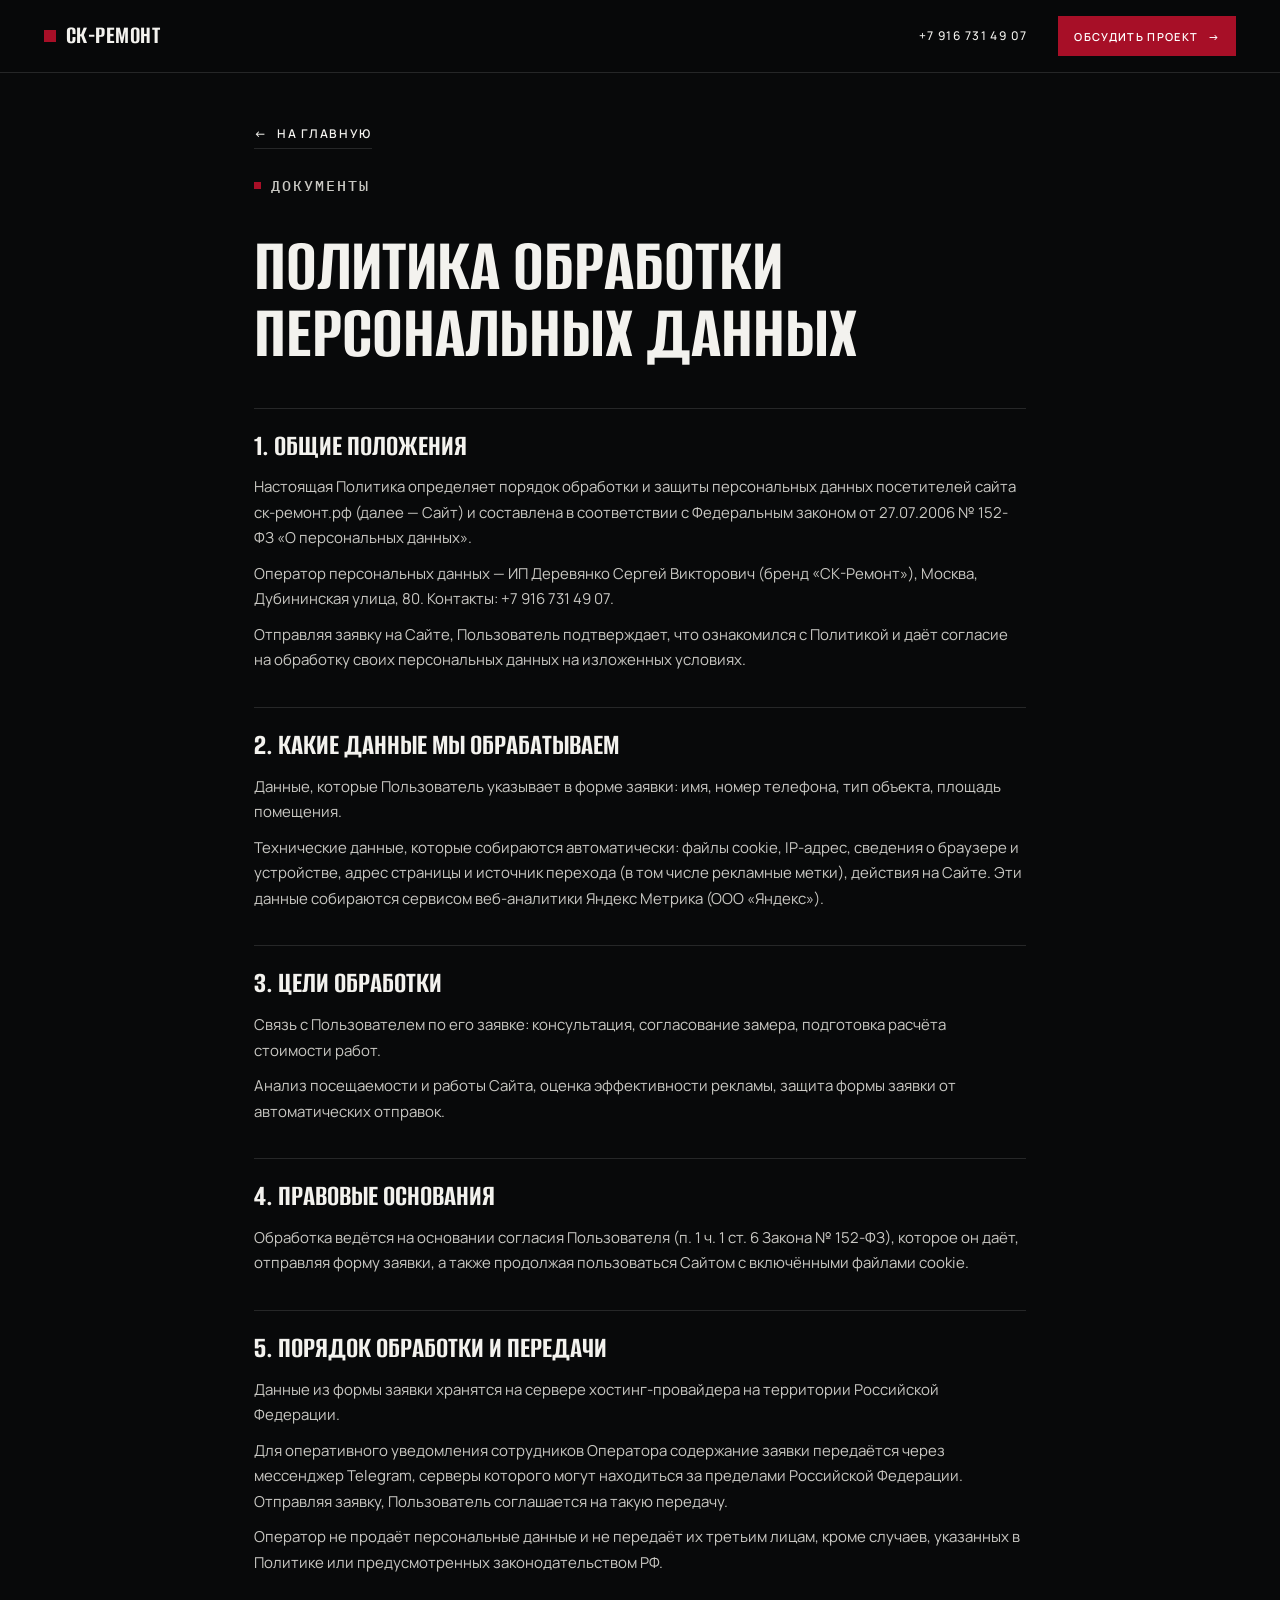
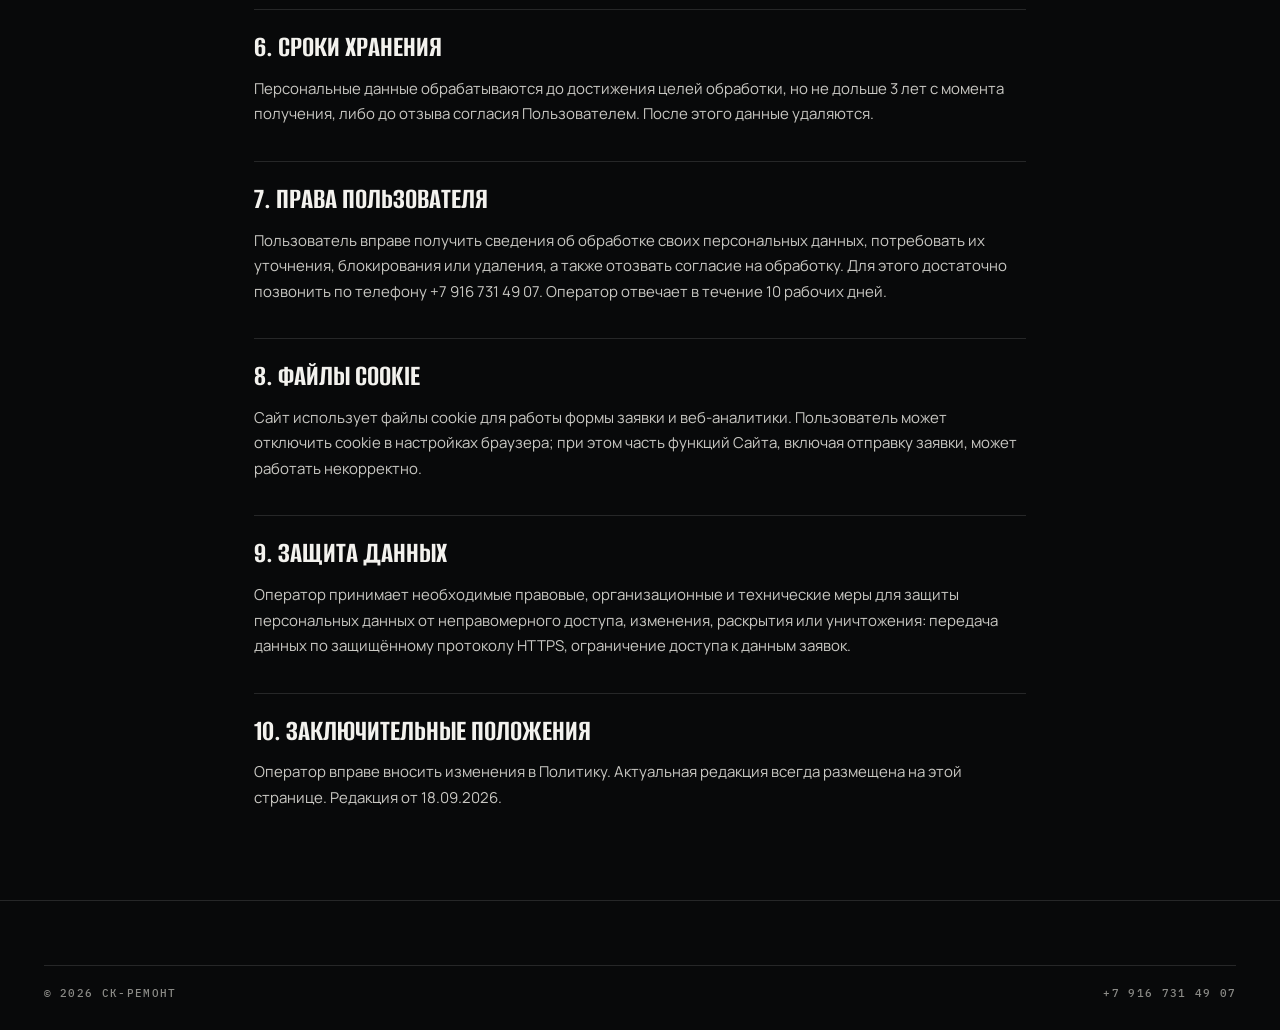
<file: politika.html>
<!doctype html><html lang="ru"><head><meta charset="utf-8"><meta name="viewport" content="width=device-width, initial-scale=1">
<title>Политика обработки персональных данных — СК-Ремонт</title>
<meta name="robots" content="noindex, nofollow"><meta name="yandex" content="noindex, nofollow"><meta name="theme-color" content="#08090A">
<link rel="icon" href="assets/img/favicon.svg" type="image/svg+xml">
<link rel="preconnect" href="https://fonts.googleapis.com"><link rel="preconnect" href="https://fonts.gstatic.com" crossorigin>
<link rel="stylesheet" href="https://fonts.googleapis.com/css2?family=Alumni+Sans:wght@700;800&family=Manrope:wght@400;500;600&family=IBM+Plex+Mono:wght@500&display=swap">
<link rel="stylesheet" href="assets/css/site.css?v=0305ba5c">
</head><body class="policy-page">
<header class="hdr solid"><div class="hdr-in"><a class="logo" href="./"><i></i><b>СК-Ремонт</b></a><a class="hdr-tel" href="tel:+79167314907">+7 916 731 49 07</a><a class="btn btn-s" href="./#form">Обсудить проект <span>→</span></a></div></header>
<main class="policy"><a class="lnk" href="./"><span>←</span> На главную</a>
<p class="lbl"><i></i>Документы</p><h1 class="mid">Политика обработки персональных данных</h1>
<section><h2>1. Общие положения</h2><p>Настоящая Политика определяет порядок обработки и защиты персональных данных посетителей сайта ск-ремонт.рф (далее — Сайт) и составлена в соответствии с Федеральным законом от 27.07.2006 № 152-ФЗ «О персональных данных».</p><p>Оператор персональных данных — ИП Деревянко Сергей Викторович (бренд «СК-Ремонт»), Москва, Дубининская улица, 80. Контакты: +7 916 731 49 07.</p><p>Отправляя заявку на Сайте, Пользователь подтверждает, что ознакомился с Политикой и даёт согласие на обработку своих персональных данных на изложенных условиях.</p></section>
<section><h2>2. Какие данные мы обрабатываем</h2><p>Данные, которые Пользователь указывает в форме заявки: имя, номер телефона, тип объекта, площадь помещения.</p><p>Технические данные, которые собираются автоматически: файлы cookie, IP-адрес, сведения о браузере и устройстве, адрес страницы и источник перехода (в том числе рекламные метки), действия на Сайте. Эти данные собираются сервисом веб-аналитики Яндекс Метрика (ООО «Яндекс»).</p></section>
<section><h2>3. Цели обработки</h2><p>Связь с Пользователем по его заявке: консультация, согласование замера, подготовка расчёта стоимости работ.</p><p>Анализ посещаемости и работы Сайта, оценка эффективности рекламы, защита формы заявки от автоматических отправок.</p></section>
<section><h2>4. Правовые основания</h2><p>Обработка ведётся на основании согласия Пользователя (п. 1 ч. 1 ст. 6 Закона № 152-ФЗ), которое он даёт, отправляя форму заявки, а также продолжая пользоваться Сайтом с включёнными файлами cookie.</p></section>
<section><h2>5. Порядок обработки и передачи</h2><p>Данные из формы заявки хранятся на сервере хостинг-провайдера на территории Российской Федерации.</p><p>Для оперативного уведомления сотрудников Оператора содержание заявки передаётся через мессенджер Telegram, серверы которого могут находиться за пределами Российской Федерации. Отправляя заявку, Пользователь соглашается на такую передачу.</p><p>Оператор не продаёт персональные данные и не передаёт их третьим лицам, кроме случаев, указанных в Политике или предусмотренных законодательством РФ.</p></section>
<section><h2>6. Сроки хранения</h2><p>Персональные данные обрабатываются до достижения целей обработки, но не дольше 3 лет с момента получения, либо до отзыва согласия Пользователем. После этого данные удаляются.</p></section>
<section><h2>7. Права Пользователя</h2><p>Пользователь вправе получить сведения об обработке своих персональных данных, потребовать их уточнения, блокирования или удаления, а также отозвать согласие на обработку. Для этого достаточно позвонить по телефону +7 916 731 49 07. Оператор отвечает в течение 10 рабочих дней.</p></section>
<section><h2>8. Файлы cookie</h2><p>Сайт использует файлы cookie для работы формы заявки и веб-аналитики. Пользователь может отключить cookie в настройках браузера; при этом часть функций Сайта, включая отправку заявки, может работать некорректно.</p></section>
<section><h2>9. Защита данных</h2><p>Оператор принимает необходимые правовые, организационные и технические меры для защиты персональных данных от неправомерного доступа, изменения, раскрытия или уничтожения: передача данных по защищённому протоколу HTTPS, ограничение доступа к данным заявок.</p></section>
<section><h2>10. Заключительные положения</h2><p>Оператор вправе вносить изменения в Политику. Актуальная редакция всегда размещена на этой странице. Редакция от 18.09.2026.</p></section>
</main>
<footer class="ftr"><div class="ftr-bot"><span>© 2026 СК-Ремонт</span><a href="tel:+79167314907">+7 916 731 49 07</a></div></footer>
</body></html>
</file>
<file: assets/css/site.css>
/* СК-Ремонт — dark editorial architecture */
:root{
  --ico-tel:url("data:image/svg+xml,%3Csvg xmlns='http://www.w3.org/2000/svg' viewBox='0 0 24 24'%3E%3Cpath fill='%23000' d='M6.6 10.8a15.1 15.1 0 0 0 6.6 6.6l2.2-2.2c.3-.3.7-.4 1-.2 1.2.4 2.4.6 3.6.6.6 0 1 .4 1 1V20c0 .6-.4 1-1 1A17 17 0 0 1 3 4c0-.6.4-1 1-1h3.5c.6 0 1 .4 1 1 0 1.3.2 2.5.6 3.6.1.4 0 .8-.2 1l-2.3 2.2z'/%3E%3C/svg%3E");
  --bg:#08090A; --bg2:#141516; --tx:#F3F2EE; --tx2:#8B8B87; --line:rgba(255,255,255,.12);
  --red:#A70F27; --red2:#8E1023;
  --pad:clamp(16px,3.4vw,56px); --gap:clamp(12px,1.6vw,24px);
  --disp:"Alumni Sans","Arial Narrow",sans-serif; --body:"Manrope",system-ui,sans-serif; --mono:"IBM Plex Mono",ui-monospace,monospace;
  --giant:clamp(84px,12.4vw,210px); --ease:cubic-bezier(.2,.7,.1,1);
  color-scheme:dark;
}
*,*::before,*::after{box-sizing:border-box}
html{-webkit-text-size-adjust:100%;scroll-behavior:smooth;scroll-padding-top:72px}
body{margin:0;background:var(--bg);color:var(--tx);font:400 16px/1.6 var(--body);overflow-x:hidden;-webkit-font-smoothing:antialiased}
img{display:block;max-width:100%;height:auto}
picture{display:block}
a{color:inherit;text-decoration:none}
button{font:inherit;color:inherit;background:none;border:0;padding:0;cursor:pointer}
h1,h2,h3,p,ul,ol,dl,dd,figure,blockquote{margin:0}
ul,ol{padding:0;list-style:none}
::selection{background:var(--red);color:#fff}
:focus-visible{outline:1px solid var(--red);outline-offset:4px}
.skip{position:absolute;left:-9999px;top:8px;z-index:100;background:var(--tx);color:var(--bg);padding:8px 14px}
.skip:focus{left:8px}

/* ── общие элементы ───────────────────────────────────────── */
.lbl{font:500 11px/1.2 var(--mono);letter-spacing:.14em;text-transform:uppercase;color:var(--tx2);display:flex;align-items:center;gap:10px}
.lbl i{width:7px;height:7px;background:var(--red);flex:none}
.giant{font:700 var(--giant)/.84 var(--disp);text-transform:uppercase;letter-spacing:-.01em}
.mid{font:700 clamp(52px,6.4vw,104px)/.88 var(--disp);text-transform:uppercase}
.ln{display:block;overflow:hidden;padding-bottom:.02em}
.ln>span{display:inline-block;transform:translateY(105%);transition:transform 1.1s var(--ease)}
.in .ln>span,.ln.in>span{transform:none}
.ln:nth-child(2)>span{transition-delay:.08s}.ln:nth-child(3)>span{transition-delay:.16s}
.ind{padding-left:1.1em}
.num{font:500 12px/1 var(--mono);letter-spacing:.12em;color:var(--red);text-transform:uppercase}
.btn{display:inline-flex;align-items:center;gap:14px;height:56px;padding:0 26px;background:var(--red);color:#fff;
  font:600 13px/1 var(--body);letter-spacing:.12em;text-transform:uppercase;white-space:nowrap;transition:background .3s,transform .3s var(--ease)}
.btn span{transition:transform .3s var(--ease)}
.btn:hover{background:var(--red2)}
.btn:hover span{transform:translateX(4px)}
.btn-s{height:40px;padding:0 16px;font-size:11px;gap:10px}
.lnk{display:inline-flex;align-items:center;gap:10px;font:600 12px/1 var(--body);letter-spacing:.14em;text-transform:uppercase;
  padding:8px 0;border-bottom:1px solid var(--line);transition:border-color .3s,color .3s}
.lnk:hover{border-color:var(--red);color:#fff}
.rv{opacity:0;transform:translateY(28px);transition:opacity .9s var(--ease),transform .9s var(--ease)}
.rv.in{opacity:1;transform:none}
.mask img{clip-path:inset(100% 0 0 0);transform:scale(1.12);transition:clip-path 1.3s var(--ease),transform 1.8s var(--ease)}
.mask.in img{clip-path:inset(0 0 0 0);transform:scale(1)}
.no-js .rv,.no-js .ln>span{opacity:1;transform:none}
.no-js .mask img{clip-path:none;transform:none}
.sec{padding:clamp(96px,14vw,200px) var(--pad) 0;position:relative}
.sec-head{display:grid;grid-template-columns:repeat(12,1fr);column-gap:var(--gap);align-items:end;margin-bottom:clamp(48px,7vw,110px)}
.sec-head .lbl{grid-column:1/-1;margin-bottom:28px}
.sec-head .giant{grid-column:1/9}
.sec-note{grid-column:9/13;color:var(--tx2);font-size:15px;max-width:34ch;padding-bottom:1.2em;border-top:1px solid var(--line);padding-top:16px}

/* ── header ───────────────────────────────────────────────── */
.hdr{position:fixed;inset:0 0 auto;z-index:50;transition:transform .5s var(--ease),background .4s,border-color .4s;border-bottom:1px solid transparent}
.hdr-in{display:flex;align-items:center;gap:clamp(16px,2.4vw,40px);height:72px;padding:0 var(--pad)}
.hdr.solid{background:rgba(8,9,10,.82);backdrop-filter:blur(14px);-webkit-backdrop-filter:blur(14px);border-color:var(--line)}
.hdr.hide{transform:translateY(-100%)}
.logo{display:flex;align-items:center;gap:10px;margin-right:auto;font:700 26px/1 var(--disp);text-transform:uppercase;letter-spacing:.02em}
.logo i{width:12px;height:12px;background:var(--red)}
.nav{display:flex;gap:clamp(16px,2vw,34px)}
.nav a,.hdr-tel{font:500 12px/1 var(--body);letter-spacing:.12em;text-transform:uppercase;color:var(--tx2);transition:color .3s;position:relative}
.nav a::after{content:"";position:absolute;left:0;right:100%;bottom:-8px;height:1px;background:var(--red);transition:right .4s var(--ease)}
.nav a:hover,.nav a.act,.hdr-tel:hover{color:var(--tx)}
.nav a:hover::after,.nav a.act::after{right:0}
.hdr-tel{color:var(--tx);white-space:nowrap}
.burger{display:none;width:44px;height:44px;position:relative}
.burger i{position:absolute;left:10px;right:10px;height:1.5px;background:var(--tx);transition:transform .4s var(--ease),top .4s var(--ease)}
.burger i:first-child{top:17px}.burger i:last-child{top:26px}
.burger[aria-expanded=true] i:first-child{top:21px;transform:rotate(45deg)}
.burger[aria-expanded=true] i:last-child{top:21px;transform:rotate(-45deg)}
.menu{position:fixed;inset:0;z-index:45;background:var(--bg);padding:96px var(--pad) calc(32px + env(safe-area-inset-bottom));display:flex;flex-direction:column;gap:40px;overflow-y:auto}
.menu[hidden]{display:none}
.menu nav{display:flex;flex-direction:column}
.menu nav a{font:700 clamp(56px,15vw,96px)/1 var(--disp);text-transform:uppercase;padding:6px 0;border-bottom:1px solid var(--line);display:flex;align-items:baseline;gap:14px}
.menu nav em{font:500 12px/1 var(--mono);font-style:normal;color:var(--red)}
.menu-foot{display:flex;justify-content:space-between;gap:16px;font:600 14px/1.4 var(--body)}

/* ── hero ─────────────────────────────────────────────────── */
.hero{position:relative;min-height:100vh;min-height:100svh;padding:104px var(--pad) 40px;display:grid;
  grid-template-columns:repeat(12,1fr);grid-template-rows:auto 1fr auto;column-gap:var(--gap)}
.hero-top{grid-column:1/7;grid-row:1;display:flex;justify-content:space-between;gap:24px;position:relative;z-index:2}
.coord{font:400 11px/1.6 var(--mono);color:var(--tx2);letter-spacing:.08em;text-align:right}
.hero-img{grid-column:7/13;grid-row:1/4;margin-top:-104px;margin-right:calc(var(--pad)*-1);position:relative;height:100svh;max-height:1100px;min-height:640px}
.hero-img picture,.hero-img img{height:100%;width:100%;object-fit:cover}
.hero-img::after{content:"";position:absolute;inset:0;background:linear-gradient(90deg,var(--bg) 0,rgba(8,9,10,.35) 28%,rgba(8,9,10,0) 60%),linear-gradient(0deg,rgba(8,9,10,.7),rgba(8,9,10,0) 40%);pointer-events:none}
.cap{position:absolute;right:var(--pad);top:108px;z-index:2;display:flex;flex-direction:column;align-items:flex-end;gap:6px;font:500 11px/1 var(--mono);letter-spacing:.14em}
.cap span:first-child{color:var(--red)}
.hero-h{grid-column:1/-1;grid-row:2;align-self:center;position:relative;z-index:2;margin:40px 0}
.hero-h .big{display:block;font:800 clamp(92px,15.2vw,262px)/.8 var(--disp);text-transform:uppercase;letter-spacing:-.012em}
.hero-h .big .ln:nth-child(2){padding-left:.9em}
.hero-h .sub{display:block;margin:22px 0 0 calc(.9 * clamp(92px,15.2vw,262px));font:500 12px/1.4 var(--mono);letter-spacing:.16em;text-transform:uppercase;color:var(--tx2)}
.hero-foot{grid-column:1/-1;grid-row:3;display:grid;grid-template-columns:repeat(12,1fr);column-gap:var(--gap);align-items:end;position:relative;z-index:2}
.hero-txt{grid-column:1/5;font-size:clamp(16px,1.3vw,19px);line-height:1.5;max-width:36ch}
.gift{grid-column:5/8;display:flex;gap:10px;align-items:center;font:500 11px/1.4 var(--mono);letter-spacing:.12em;text-transform:uppercase;color:var(--tx)}
.gift i{width:8px;height:8px;background:var(--red);flex:none;animation:pulse 2.4s infinite}
@keyframes pulse{50%{opacity:.25}}
.hero-act{grid-column:8/13;display:flex;align-items:center;justify-content:flex-end;gap:28px;flex-wrap:wrap}
.scroll-line{position:absolute;left:var(--pad);bottom:0;width:1px;height:28px;background:var(--line);overflow:hidden}
.scroll-line i{position:absolute;inset:0;background:var(--red);animation:drop 2s var(--ease) infinite}
@keyframes drop{0%{transform:translateY(-100%)}100%{transform:translateY(100%)}}

/* ── statement ────────────────────────────────────────────── */
.stmt{position:relative;padding:clamp(140px,18vw,280px) var(--pad);min-height:120vh;display:flex;flex-direction:column;justify-content:center;overflow:hidden;border-top:1px solid var(--line)}
.stmt .giant{position:relative;z-index:2;font-size:clamp(88px,14vw,240px);mix-blend-mode:difference}
.stmt-pic{position:absolute;width:clamp(120px,15vw,230px);z-index:1}
.stmt-pic img{aspect-ratio:3/4;object-fit:cover;filter:grayscale(.35) brightness(.8)}
.stmt-pic figcaption{margin-top:10px;font:500 10px/1 var(--mono);letter-spacing:.14em;text-transform:uppercase;color:var(--tx2)}
.s1{left:52%;top:7%}.s2{right:6%;top:30%;width:clamp(100px,11vw,170px)}.s3{left:14%;bottom:8%}.s4{left:40%;bottom:5%;width:clamp(110px,12vw,190px)}
.stmt-txt{position:relative;z-index:2;align-self:flex-end;max-width:40ch;margin-top:clamp(40px,5vw,80px);color:var(--tx2);font-size:clamp(15px,1.2vw,18px);border-top:1px solid var(--line);padding-top:18px}

/* ── projects ─────────────────────────────────────────────── */
.prj-grid{display:grid;grid-template-columns:repeat(12,1fr);column-gap:var(--gap);row-gap:clamp(48px,5vw,80px);align-items:start}
.card{position:relative}
.card-open{display:block;width:100%;overflow:hidden;position:relative;cursor:pointer}
.card-open img{width:100%;object-fit:cover;transition:clip-path 1.3s var(--ease),transform 1.2s var(--ease),filter .6s}
.card:hover .card-open img,.case-main:hover img{transform:scale(1.03)}
.dot{position:absolute;left:16px;top:16px;width:9px;height:9px;background:var(--red);opacity:0;transform:scale(0);transition:.4s var(--ease)}
.card:hover .dot{opacity:1;transform:none}
.card-meta{display:grid;grid-template-columns:auto 1fr;column-gap:20px;align-items:baseline;margin-top:16px;border-top:1px solid var(--line);padding-top:14px}
.card-meta h3{font:700 clamp(30px,2.8vw,46px)/.95 var(--disp);text-transform:uppercase;grid-column:1/-1;margin:10px 0 10px;transition:color .3s}
.card:hover h3{color:#fff}
.card-meta ul{grid-column:1/-1;display:flex;flex-wrap:wrap;gap:6px 18px;font:500 11px/1.3 var(--mono);letter-spacing:.12em;text-transform:uppercase;color:var(--tx2)}
.prj-grid .card{grid-column:span 4}
.prj-grid .card img{aspect-ratio:4/5}

/* ── case study ───────────────────────────────────────────── */
.case{display:grid;grid-template-columns:repeat(12,1fr);column-gap:var(--gap);row-gap:clamp(32px,4vw,64px);border-top:1px solid var(--line);margin-top:clamp(96px,14vw,200px)}
.case-head{grid-column:1/-1;display:flex;flex-direction:column;gap:28px}
.case-head{position:relative;z-index:2;pointer-events:none}
.case-head .giant{font-size:clamp(84px,15vw,270px);white-space:nowrap;mix-blend-mode:difference}
.case-main{grid-column:1/9;position:relative;margin-top:calc(clamp(96px,16vw,280px)*-.5)}
.case-main img{aspect-ratio:3/2;width:100%;object-fit:cover;transition:clip-path 1.3s var(--ease),transform 1.2s var(--ease)}
.case-spec{grid-column:10/13;align-self:end;display:flex;flex-direction:column}
.case-spec div{border-top:1px solid var(--line);padding:14px 0 18px}
.case-spec dt{font:500 11px/1 var(--mono);letter-spacing:.14em;text-transform:uppercase;color:var(--tx2);margin-bottom:10px}
.case-spec dd{font:700 clamp(24px,2.1vw,34px)/1 var(--disp);text-transform:uppercase}
.case-txt{grid-column:2/7;font-size:clamp(17px,1.4vw,21px);line-height:1.55}
.case-row{grid-column:1/-1;display:grid;grid-template-columns:repeat(12,1fr);column-gap:var(--gap);align-items:start}
.case-row figure:nth-child(1){grid-column:1/4}
.case-row figure:nth-child(2){grid-column:5/10;margin-top:clamp(60px,8vw,140px)}
.case-row figure:nth-child(3){grid-column:10/13}
.case-row img{width:100%;aspect-ratio:3/4;object-fit:cover}
.case-row figure:nth-child(2) img{aspect-ratio:1}
.case-row figcaption{display:flex;justify-content:space-between;margin-top:12px;font:500 11px/1 var(--mono);letter-spacing:.14em;text-transform:uppercase}
.case-row figcaption span{color:var(--red)}

/* ── services ─────────────────────────────────────────────── */
.box{position:relative;border:1px solid var(--line);background:linear-gradient(180deg,rgba(255,255,255,.02),transparent);padding:clamp(22px,2.4vw,36px);
  display:flex;flex-direction:column;gap:16px;transition:border-color .4s,background .4s}
.box:hover{border-color:rgba(255,255,255,.28);background:var(--bg2)}
.box h3{font:700 clamp(34px,3.2vw,54px)/.92 var(--disp);text-transform:uppercase}
.box p{color:var(--tx2);font-size:15px}
.box .price{margin-top:auto;padding-top:20px;border-top:1px solid var(--line);font:700 clamp(40px,3.6vw,60px)/1 var(--disp);color:var(--tx)}
.price small{font:500 13px/1 var(--mono);color:var(--tx2);margin-left:6px;letter-spacing:.06em}
.box .lnk{align-self:flex-start}
.svc-design{display:grid;grid-template-columns:repeat(12,1fr);column-gap:var(--gap)}
.svc-design .box:nth-child(1){grid-column:1/7}
.svc-design .box:nth-child(2){grid-column:7/13}
.art{height:clamp(110px,11vw,160px);margin:-4px 0 8px;color:var(--tx2)}
.art svg{height:100%;width:auto;fill:none;stroke:currentColor;stroke-width:1}
.art svg .t{stroke-dasharray:3 4;stroke:var(--red)}
.art circle{fill:var(--red);stroke:none}
.svc-sub{display:flex;align-items:center;gap:12px;margin:clamp(72px,9vw,140px) 0 28px;font:500 12px/1 var(--mono);letter-spacing:.14em;text-transform:uppercase;color:var(--tx2)}
.svc-sub i{width:7px;height:7px;background:var(--red)}
.svc-tariffs{display:grid;grid-template-columns:repeat(3,1fr);gap:0}
.tariff{border-right-width:0}
.tariff:last-child{border-right-width:1px}
.tariff dl{display:flex;flex-direction:column;gap:12px;margin-top:8px}
.tariff dt{font:500 10px/1 var(--mono);letter-spacing:.14em;text-transform:uppercase;color:var(--red);margin-bottom:4px}
.tariff dd{font-size:14px;line-height:1.5;color:var(--tx)}
.svc-foot{margin-top:24px;color:var(--tx2);font-size:14px;max-width:60ch}

/* ── numbers ──────────────────────────────────────────────── */
.nums-list{display:grid;grid-template-columns:repeat(4,1fr);border-top:1px solid var(--line)}
.nums-list li{padding:28px 20px 36px 0;border-bottom:1px solid var(--line);display:flex;flex-direction:column;gap:14px}
.nums-list li+li{padding-left:20px;border-left:1px solid var(--line)}
.nums-list b{font:800 clamp(72px,7.6vw,136px)/.8 var(--disp);letter-spacing:-.01em;text-transform:uppercase;white-space:nowrap}
.nums-list li:nth-child(odd) b{color:var(--tx)}
.nums-list span{font:500 12px/1.3 var(--mono);letter-spacing:.14em;text-transform:uppercase;color:var(--tx2)}
.nums-list li.wide{grid-column:1/-1;border-left:0;padding-left:0;flex-direction:row;align-items:flex-end;justify-content:space-between;gap:24px}
.nums-list li.wide b{font-size:clamp(64px,8.6vw,150px)}
.nums-list li.wide span{text-align:right}
.nums-facts{display:flex;flex-wrap:wrap;gap:10px 32px;margin-top:28px;font-size:14px;color:var(--tx2)}
.nums-facts li{display:flex;align-items:center;gap:10px}
.nums-facts li::before{content:"";width:5px;height:5px;background:var(--red)}

/* ── about ────────────────────────────────────────────────── */
.about{display:grid;grid-template-columns:repeat(12,1fr);column-gap:var(--gap);align-items:start;border-top:1px solid var(--line);margin-top:clamp(96px,14vw,200px)}
.about-head{grid-column:1/-1;display:flex;flex-direction:column;gap:28px;margin-bottom:clamp(40px,5vw,80px)}
.about-pic{grid-column:1/5;background:#EDEBE6;position:relative}
.about-pic img{width:100%;aspect-ratio:2/3;object-fit:cover;object-position:top}
.about-pic figcaption{position:absolute;left:0;right:0;bottom:0;background:var(--bg);padding:12px 0 0;font:500 11px/1 var(--mono);letter-spacing:.14em;text-transform:uppercase;display:flex;justify-content:space-between}
.about-pic figcaption span{color:var(--red)}
.about-txt{grid-column:6/12;display:flex;flex-direction:column;gap:clamp(40px,5vw,80px);padding-top:clamp(20px,4vw,80px)}
blockquote p{font:600 clamp(40px,4.4vw,76px)/.95 var(--disp);text-transform:uppercase}
blockquote p::before{content:"«";color:var(--red);margin-right:.08em}
blockquote p::after{content:"»";color:var(--red);margin-left:.04em}
blockquote footer{margin-top:28px;display:flex;gap:18px;align-items:baseline;font:500 12px/1 var(--mono);letter-spacing:.14em;text-transform:uppercase}
blockquote footer b{font-weight:500;color:var(--tx)}blockquote footer span{color:var(--tx2)}
.about-txt>p{color:var(--tx2);max-width:52ch;font-size:16px;border-top:1px solid var(--line);padding-top:18px}

/* ── process ──────────────────────────────────────────────── */
.proc{display:grid;grid-template-columns:repeat(12,1fr);column-gap:var(--gap);align-items:start}
.proc-head{grid-column:1/6;position:sticky;top:120px;display:flex;flex-direction:column;gap:28px}
.proc-head .giant{font-size:clamp(76px,9vw,160px)}
.proc-head .sec-note{border:0;padding:0}
.steps{grid-column:7/13;counter-reset:s}
.step{display:grid;grid-template-columns:clamp(84px,9vw,150px) 1fr;column-gap:20px;padding:26px 0 34px;border-top:1px solid var(--line)}
.step:last-child{border-bottom:1px solid var(--line)}
.step-n{font:800 clamp(64px,6.4vw,112px)/.8 var(--disp);color:rgba(243,242,238,.14);transition:color .5s}
.step.act .step-n{color:var(--red)}
.step h3{font:700 clamp(30px,2.6vw,44px)/1 var(--disp);text-transform:uppercase;margin:4px 0 10px}
.step p{color:var(--tx2);font-size:15px;max-width:44ch}

/* ── faq ──────────────────────────────────────────────────── */
.faq{display:grid;grid-template-columns:repeat(12,1fr);column-gap:var(--gap)}
.faq-head{grid-column:1/5;display:flex;flex-direction:column;gap:28px}
.faq-list{grid-column:6/13}
details{border-top:1px solid var(--line)}
details:last-child{border-bottom:1px solid var(--line)}
summary{list-style:none;cursor:pointer;display:flex;justify-content:space-between;gap:20px;align-items:center;padding:22px 0;
  font:700 clamp(24px,2vw,32px)/1.05 var(--disp);text-transform:uppercase;transition:color .3s}
summary::-webkit-details-marker{display:none}
summary:hover{color:#fff}
summary i{position:relative;width:14px;height:14px;flex:none}
summary i::before,summary i::after{content:"";position:absolute;left:0;right:0;top:50%;height:1px;background:var(--red);transition:transform .4s var(--ease)}
summary i::after{transform:rotate(90deg)}
details[open] summary i::after{transform:rotate(0)}
details p{color:var(--tx2);padding:0 0 26px;max-width:62ch;font-size:15px}

/* ── cta / form ───────────────────────────────────────────── */
.cta{position:relative;min-height:88vh;margin-top:clamp(96px,14vw,200px);padding:clamp(72px,8vw,120px) var(--pad);border-top:1px solid var(--line);
  display:grid;grid-template-columns:repeat(12,1fr);column-gap:var(--gap);align-content:space-between;overflow:hidden}
.cta .lbl{grid-column:1/-1}
.cta-glow{position:absolute;right:-20vw;bottom:-40vw;width:80vw;height:80vw;border-radius:50%;background:radial-gradient(closest-side,rgba(167,15,39,.28),rgba(167,15,39,0));pointer-events:none}
.cta-h{grid-column:1/-1;font-size:clamp(110px,19vw,340px);margin:40px 0;position:relative}
.cta-side{grid-column:8/13;display:flex;flex-direction:column;align-items:flex-start;gap:22px;position:relative}
.cta-side p{color:var(--tx2);font-size:clamp(16px,1.3vw,19px);max-width:34ch}
.cta-tel{font:700 clamp(40px,4vw,68px)/1 var(--disp);letter-spacing:.01em;white-space:nowrap}
.cta-tel:hover{color:#fff}
.form-sec{display:grid;grid-template-columns:repeat(12,1fr);column-gap:var(--gap);padding-top:clamp(72px,9vw,140px);padding-bottom:clamp(72px,9vw,140px);background:var(--bg2);margin-top:0}
.form-head{grid-column:1/5;display:flex;flex-direction:column;gap:24px}
.form-head>p{color:var(--tx2);max-width:34ch}
.form-alt{display:flex;flex-direction:column;gap:8px;font:600 15px/1.4 var(--body)}
.form-alt a{border-bottom:1px solid var(--line)}
.form-alt a:hover{border-color:var(--red)}
.lead{grid-column:6/13;display:grid;grid-template-columns:1fr 1fr;column-gap:var(--gap);row-gap:28px;align-content:start}
.fld{display:flex;flex-direction:column;gap:8px;border:0;margin:0;padding:0;min-width:0}
.fld span,.fld legend{font:500 11px/1 var(--mono);letter-spacing:.14em;text-transform:uppercase;color:var(--tx2);padding:0}
.fld input:not([type=radio]){width:100%;height:56px;background:transparent;border:0;border-bottom:1px solid rgba(255,255,255,.28);color:var(--tx);
  font:500 20px/1 var(--body);padding:0;border-radius:0;transition:border-color .3s;-moz-appearance:textfield}
.fld input::-webkit-outer-spin-button,.fld input::-webkit-inner-spin-button{-webkit-appearance:none;margin:0}
.fld input:focus{outline:0;border-color:var(--red)}
.fld.err input{border-color:#ff4d63}
.types{grid-column:1/-1}
.types legend{margin-bottom:14px}
.types div{display:flex;flex-wrap:wrap;gap:8px}
.types label{position:relative;cursor:pointer}
.types input{position:absolute;opacity:0;pointer-events:none}
.types label span{display:block;padding:12px 16px;border:1px solid var(--line);font:500 14px/1 var(--body);color:var(--tx2);letter-spacing:0;text-transform:none;transition:.3s}
.types label:hover span{border-color:rgba(255,255,255,.36);color:var(--tx)}
.types input:checked+span{border-color:var(--red);color:var(--tx);background:rgba(167,15,39,.14)}
.types input:focus-visible+span{outline:1px solid var(--red);outline-offset:3px}
.form-act{grid-column:1/-1;display:flex;align-items:center;gap:24px;flex-wrap:wrap;margin-top:8px}
.consent{font-size:12px;color:var(--tx2);max-width:36ch;line-height:1.5}
.consent a{border-bottom:1px solid var(--line)}
.hp{position:absolute;left:-9999px;width:1px;height:1px;overflow:hidden}
.capf{grid-column:1/-1}
.cap-row{display:flex;align-items:center;gap:12px;flex-wrap:wrap}
.cap-img{display:block;width:160px;height:52px;border:1px solid var(--line)}
.cap-new{width:52px;height:52px;border:1px solid var(--line);background:transparent;color:var(--tx);font-size:22px;cursor:pointer;transition:.3s}
.cap-new:hover{border-color:var(--red)}
.cap-row input{flex:1;min-width:140px;max-width:220px;letter-spacing:.2em;text-transform:uppercase}
.form-msg{grid-column:1/-1;font-size:15px;min-height:1.5em}
.form-msg.ok{color:var(--tx)}.form-msg.bad{color:#ff6b7d}
.lead.sending button{opacity:.6;pointer-events:none}

/* ── footer ───────────────────────────────────────────────── */
.ftr{padding:clamp(64px,8vw,120px) var(--pad) 28px;border-top:1px solid var(--line)}
.ftr-word{font:800 clamp(64px,19.6vw,420px)/.8 var(--disp);text-transform:uppercase;white-space:nowrap;letter-spacing:-.01em;margin-bottom:clamp(48px,6vw,96px)}
.ftr-grid{display:grid;grid-template-columns:repeat(4,1fr);gap:32px var(--gap)}
.ftr-grid .lbl{margin-bottom:16px}
.ftr-grid p:not(.lbl){font-size:15px;line-height:1.9}
.ftr-grid a:hover{color:#fff;border-bottom:1px solid var(--red)}
.ftr-bot{display:flex;justify-content:space-between;gap:16px;flex-wrap:wrap;margin-top:64px;padding-top:20px;border-top:1px solid var(--line);
  font:500 11px/1.4 var(--mono);letter-spacing:.12em;text-transform:uppercase;color:var(--tx2)}
.ftr-note{margin-top:16px;font-size:11px;color:#5d5d5a}

/* ── страница объекта ─────────────────────────────────────── */
.pv{position:fixed;inset:0;z-index:60;background:var(--bg);overflow-y:auto;overscroll-behavior:contain;padding:0 var(--pad) clamp(64px,8vw,120px);
  animation:pvIn .6s var(--ease)}
.pv[hidden]{display:none}
@keyframes pvIn{from{opacity:0;transform:translateY(40px)}to{opacity:1;transform:none}}
.pv-bar{position:sticky;top:0;z-index:2;display:flex;justify-content:space-between;align-items:center;height:72px;background:rgba(8,9,10,.86);
  backdrop-filter:blur(12px);-webkit-backdrop-filter:blur(12px);margin:0 calc(var(--pad)*-1);padding:0 var(--pad);border-bottom:1px solid var(--line)}
.pv-back span{transition:transform .3s var(--ease)}
.pv-back:hover span{transform:translateX(-4px)}
.pv-head{display:grid;grid-template-columns:repeat(12,1fr);column-gap:var(--gap);align-items:end;padding:clamp(56px,8vw,120px) 0 clamp(40px,5vw,72px)}
.pv-head .lbl{grid-column:1/-1;margin-bottom:24px}
.pv-head .giant{grid-column:1/9;font-size:clamp(72px,10.4vw,180px)}
.pv-meta{grid-column:9/13;display:flex;flex-direction:column}
.pv-meta li{display:flex;justify-content:space-between;gap:16px;border-top:1px solid var(--line);padding:12px 0;font:700 clamp(22px,1.8vw,28px)/1 var(--disp);text-transform:uppercase}
.pv-meta span{font:500 11px/1 var(--mono);letter-spacing:.14em;color:var(--tx2);align-self:center}
.pv-grid{columns:3;column-gap:var(--gap)}
.pv-ph{display:block;width:100%;margin:0 0 var(--gap);break-inside:avoid;position:relative;overflow:hidden;background:var(--bg2)}
.pv-ph img{width:100%;transition:transform 1s var(--ease),opacity .4s}
.pv-ph:hover img{transform:scale(1.03)}
.pv-ph span{position:absolute;left:12px;top:12px;font:500 11px/1 var(--mono);letter-spacing:.12em;color:#fff;background:rgba(8,9,10,.6);padding:6px 8px}
.pv-next{display:flex;flex-direction:column;gap:18px;margin-top:clamp(64px,8vw,120px);padding-top:24px;border-top:1px solid var(--line)}
.pv-next b{font:800 clamp(64px,9vw,160px)/.86 var(--disp);text-transform:uppercase;transition:color .3s}
.pv-next em{font-style:normal;color:var(--red);display:inline-block;transition:transform .4s var(--ease)}
.pv-next:hover b{color:#fff}.pv-next:hover em{transform:translateX(12px)}
.pv-cta{display:flex;justify-content:space-between;align-items:center;gap:20px;flex-wrap:wrap;margin-top:clamp(48px,6vw,80px);padding:28px 0;border-top:1px solid var(--line);border-bottom:1px solid var(--line)}
.pv-cta p{font:700 clamp(28px,2.6vw,42px)/1 var(--disp);text-transform:uppercase}
.case-row-link{grid-column:10/13;align-self:start}
.card-meta h3 a:hover{color:#fff}

/* ── lightbox / cursor ────────────────────────────────────── */
.lb{position:fixed;inset:0;z-index:85;background:rgba(8,9,10,.96);display:grid;grid-template-columns:80px 1fr 80px;align-items:center;padding:64px 12px 24px}
.lb[hidden]{display:none}
.lb figure{height:100%;display:flex;flex-direction:column;align-items:center;justify-content:center;gap:14px;min-width:0}
.lb img{max-height:calc(100vh - 140px);max-height:calc(100svh - 140px);width:auto;object-fit:contain}
.lb figcaption{font:500 11px/1.4 var(--mono);letter-spacing:.14em;text-transform:uppercase;color:var(--tx2);text-align:center}
.lb-x{position:absolute;top:18px;right:var(--pad);font:500 12px/1 var(--mono);letter-spacing:.14em;text-transform:uppercase;padding:10px 0}
.lb-p,.lb-n{height:64px;font-size:28px;color:var(--tx2);transition:color .3s}
.lb-p:hover,.lb-n:hover{color:var(--red)}
.cursor{position:fixed;left:0;top:0;z-index:90;width:84px;height:84px;margin:-42px 0 0 -42px;border-radius:50%;background:var(--red);color:#fff;
  display:flex;align-items:center;justify-content:center;font:600 12px/1 var(--mono);letter-spacing:.16em;text-transform:uppercase;
  pointer-events:none;transform:scale(0);transition:transform .35s var(--ease)}
.cursor.on{transform:scale(1)}
@media (hover:hover) and (pointer:fine){[data-view],[data-view] .card-open{cursor:none}}

/* ── мобильная кнопка заявки ─────────────────────────────── */
.m-bar{display:none}
@media (max-width:900px){
  .m-bar{display:grid;grid-template-columns:auto 1fr;gap:8px;position:fixed;left:12px;right:12px;bottom:calc(12px + env(safe-area-inset-bottom));
    z-index:40;transition:transform .45s var(--ease),opacity .3s}
  .m-bar.off{transform:translateY(calc(100% + 24px));opacity:0;pointer-events:none}
  .menu-open .m-bar{display:none}
  .m-call,.m-lead{display:flex;align-items:center;justify-content:center;height:56px;border:0;
    font:600 13px/1 var(--body);letter-spacing:.12em;text-transform:uppercase;box-shadow:0 10px 30px rgba(0,0,0,.45)}
  .m-call{width:56px;padding:0;background:#fff;color:var(--bg);text-decoration:none}
  .m-call span{position:absolute;width:1px;height:1px;overflow:hidden;clip:rect(0 0 0 0);white-space:nowrap}
  .m-call::before{content:"";width:22px;height:22px;background:currentColor;
    -webkit-mask:var(--ico-tel) center/contain no-repeat;mask:var(--ico-tel) center/contain no-repeat}
  .m-lead{gap:10px;padding:0 18px;background:var(--red);color:#fff;cursor:pointer}
  .m-lead span{transition:transform .3s var(--ease)}
  .m-lead:active span{transform:translateX(4px)}
  .ftr{padding-bottom:calc(96px + env(safe-area-inset-bottom))}
}

/* ── адаптив ──────────────────────────────────────────────── */
@media (max-width:1180px){
  .nav{display:none}
  .burger{display:block}
  .svc-tariffs{grid-template-columns:1fr 1fr}
  .tariff:nth-child(2){border-right-width:1px}
  .tariff:nth-child(3){grid-column:1/-1;border-top-width:0}
  .nums-list{grid-template-columns:1fr 1fr}
  .nums-list li:nth-child(3){border-left:0;padding-left:0}
}
@media (max-width:900px){
  .hdr-tel{display:none}
  .hero{grid-template-rows:auto auto 1fr auto}
  .hero-img{grid-column:1/-1;grid-row:1/5;margin:-104px calc(var(--pad)*-1) 0;height:100svh;min-height:600px}
  .hero-img::after{background:linear-gradient(0deg,var(--bg) 8%,rgba(8,9,10,.55) 45%,rgba(8,9,10,.25) 70%,rgba(8,9,10,.6))}
  .hero-top{grid-column:1/-1}
  .hero-h{grid-row:3;align-self:end;margin:0 0 28px}
  .hero-h .sub{margin-left:0}
  .hero-foot{grid-row:4;row-gap:22px}
  .hero-txt,.gift,.hero-act{grid-column:1/-1}
  .hero-act{justify-content:flex-start}
  .sec-head .giant{grid-column:1/-1}
  .sec-note{grid-column:1/-1;margin-top:28px;max-width:none}
  .prj-grid{row-gap:56px}
  .prj-grid .card{grid-column:span 6}
  .case-main,.case-spec,.case-txt{grid-column:1/-1}
  .case-main{margin-top:0}
  .case-spec{display:grid;grid-template-columns:1fr 1fr;column-gap:var(--gap)}
  .case-row figure:nth-child(1){grid-column:1/7}
  .case-row figure:nth-child(2){grid-column:7/13;margin-top:80px}
  .case-row figure:nth-child(3){grid-column:3/11;margin-top:40px}
  .svc-design .box{grid-column:1/-1!important;margin-top:0!important}
  .svc-design .box+.box{border-top-width:0}
  .about-pic{grid-column:1/8}
  .about-txt{grid-column:1/-1}
  .proc-head{grid-column:1/-1;position:static;margin-bottom:40px}
  .steps{grid-column:1/-1}
  .faq-head,.faq-list{grid-column:1/-1}
  .faq-head{margin-bottom:32px}
  .cta-side{grid-column:1/-1}
  .form-head,.lead{grid-column:1/-1}
  .form-head{margin-bottom:48px}
  .ftr-grid{grid-template-columns:1fr 1fr}
  .pv-head .giant,.pv-meta{grid-column:1/-1}
  .pv-meta{margin-top:32px}
  .pv-grid{columns:2}
  .case-row-link{grid-column:1/-1}
}
@media (max-width:600px){
  body{font-size:15px}
  :root{--giant:clamp(64px,19vw,96px)}
  .hdr-in{height:64px;gap:10px}
  .hdr .btn-s{display:none}
  .logo{font-size:23px}
  .hero{padding-top:88px;padding-bottom:28px}
  .coord{display:none}
  .cap{top:84px}
  .hero-h .big{font-size:clamp(76px,23vw,120px);line-height:.82}
  .hero-h .big .ln:nth-child(2){padding-left:0}
  .hero-act{gap:18px}
  .hero-act .btn{width:100%;justify-content:space-between}
  .ind{padding-left:.5em}
  .cap{display:none}
  .stmt{min-height:auto;padding-top:96px;padding-bottom:96px;display:grid;grid-template-columns:repeat(3,1fr);column-gap:10px;row-gap:40px}
  .stmt-pic{position:static;width:auto!important;transform:none!important}
  .stmt-pic.s4{display:none}
  .stmt-pic.s2{margin-top:32px}
  .stmt .giant,.stmt-txt{grid-column:1/-1}
  .stmt .giant{font-size:clamp(60px,18.6vw,100px);mix-blend-mode:normal}
  .stmt-txt{margin-top:0}
  .nums-list li.wide b{font-size:clamp(44px,13.4vw,72px)}
  .prj-grid .card{grid-column:1/-1}
  .card-meta{display:flex;flex-direction:column;gap:0}
  .card-meta h3{margin:8px 0}
  .case-head .giant{font-size:clamp(56px,17.4vw,110px)}
  .case-spec{grid-template-columns:1fr}
  .case-row{row-gap:36px}
  .case-row figure:nth-child(n){grid-column:1/-1;margin-top:0}
  .case-row figure:nth-child(2) img{aspect-ratio:4/5}
  .svc-tariffs{grid-template-columns:1fr}
  .tariff{border-right-width:1px;border-top-width:0}
  .tariff:first-child{border-top-width:1px}
  .tariff:nth-child(3){grid-column:auto}
  .nums-list{grid-template-columns:1fr}
  .nums-list li,.nums-list li+li{border-left:0;padding-left:0}
  .nums-list li.wide{flex-direction:column;align-items:flex-start}
  .nums-list li.wide span{text-align:left}
  .about-pic{grid-column:1/-1}
  .step{grid-template-columns:64px 1fr;column-gap:14px}
  .cta{min-height:auto}
  .cta-h{font-size:clamp(84px,27vw,140px)}
  .cta-side .btn{width:100%;justify-content:space-between}
  .lead{grid-template-columns:1fr}
  .form-act .btn{width:100%;justify-content:space-between}
  .ftr-grid{grid-template-columns:1fr}
  .pv-grid{columns:2;column-gap:8px}
  .pv-ph{margin-bottom:8px}
  .pv-ph span{left:6px;top:6px;padding:4px 6px;font-size:10px}
  .pv-head .giant{font-size:clamp(56px,16vw,96px)}
  .pv-cta .btn{width:100%;justify-content:space-between}
  .pv-bar{height:64px}
  .ftr-word{font-size:clamp(48px,19.4vw,120px)}
  .lb{grid-template-columns:1fr 1fr;grid-template-rows:1fr auto;padding:56px 8px 16px}
  .lb figure{grid-column:1/-1}
  .lb img{max-height:calc(100svh - 170px)}
}
@media (prefers-reduced-motion:reduce){
  html{scroll-behavior:auto}
  *,*::before,*::after{animation:none!important;transition-duration:.01ms!important}
  .rv,.ln>span{opacity:1!important;transform:none!important}
  .mask img{clip-path:none!important;transform:none!important}
}

/* ── страница политики ────────────────────────────────────── */
.policy{max-width:860px;margin:0 auto;padding:120px var(--pad) 80px;display:flex;flex-direction:column;gap:24px}
.policy .lnk{align-self:flex-start}
.policy .mid{font-size:clamp(44px,6vw,84px);margin-bottom:16px}
.policy section{border-top:1px solid var(--line);padding-top:20px}
.policy h2{font:700 clamp(24px,2.4vw,32px)/1.1 var(--disp);text-transform:uppercase;margin-bottom:12px}
.policy p{color:#c9c8c3;font-size:15px;line-height:1.7;margin-bottom:10px}
.policy-page .ftr{padding-top:0}
@media (max-width:600px){.policy{padding-top:96px}.policy-page .hdr .btn-s{display:none}.policy-page .hdr-tel{display:inline}}

/* ── анимации в карточках дизайн-проектов (embed.css из sk-remont-animations) ── */
#services .svc-design .sk-service-art {
  height: clamp(185px, 18vw, 235px);
}

#services .svc-design .sk-service-art > img {
  display: block;
  width: auto;
  height: 100%;
  max-width: 100%;
  object-fit: contain;
  object-position: left center;
}


/* ── подтверждение заявки и модальное окно ─────────────────── */
.lead-wrap-done{grid-column:6/13}
.lead-done{padding:38px 32px;border:1px solid var(--red);background:rgba(167,15,39,.06)}
.lead-done-mark{width:52px;height:52px;margin:0 0 20px;display:flex;align-items:center;justify-content:center;
  border-radius:50%;background:var(--red);color:#fff;font-size:26px;line-height:1}
.lead-done h3{margin:0 0 10px;font:400 clamp(26px,3vw,38px)/1.05 var(--disp);letter-spacing:-.02em}
.lead-done p{margin:0;font-size:16px;color:var(--tx2)}
.lead-done-alt{margin-top:16px!important;font-size:15px}
.lead-done-alt a{color:var(--tx);border-bottom:1px solid var(--red)}

.lm{width:min(520px,calc(100vw - 24px));max-height:calc(100dvh - 24px);padding:0;border:1px solid var(--line);
  background:var(--bg);color:var(--tx);overflow:auto;overscroll-behavior:contain}
.lm::backdrop{background:rgba(0,0,0,.72);backdrop-filter:blur(3px)}
.lm-in{padding:34px 32px 30px}
.lm-x{position:absolute;top:14px;right:16px;background:transparent;border:0;color:var(--tx2);
  font:600 11px/1 var(--body);letter-spacing:.14em;text-transform:uppercase;cursor:pointer;padding:8px}
.lm-x:hover{color:var(--tx)}
.lm h2{margin:12px 0 10px;font:400 clamp(28px,4vw,40px)/1.02 var(--disp);letter-spacing:-.02em}
.lm-sub{margin:0 0 26px;font-size:15px;color:var(--tx2)}
.lm .lead{display:grid;grid-template-columns:1fr;row-gap:22px}
.lm .form-act{margin-top:4px}
.lm .cap-row input{max-width:none}
.lm-alt{margin:22px 0 0;padding-top:20px;border-top:1px solid var(--line);font-size:15px;color:var(--tx2)}
.lm-alt a{color:var(--tx);border-bottom:1px solid var(--red);white-space:nowrap}
.lm .lead-wrap-done{grid-column:auto}
.lm:has(.lead-done) .lm-sub,.lm:has(.lead-done) .lm-alt{display:none}
.lm .lead-done{padding:30px 24px}
@media (max-width:600px){ .lm-in{padding:30px 20px 24px} .lm .lead-done{padding:26px 18px} }
@media (prefers-reduced-motion:no-preference){
  .lm[open]{animation:lm-in .32s var(--ease)}
  @keyframes lm-in{from{opacity:0;transform:translateY(12px)}to{opacity:1;transform:none}}
}
</file>
